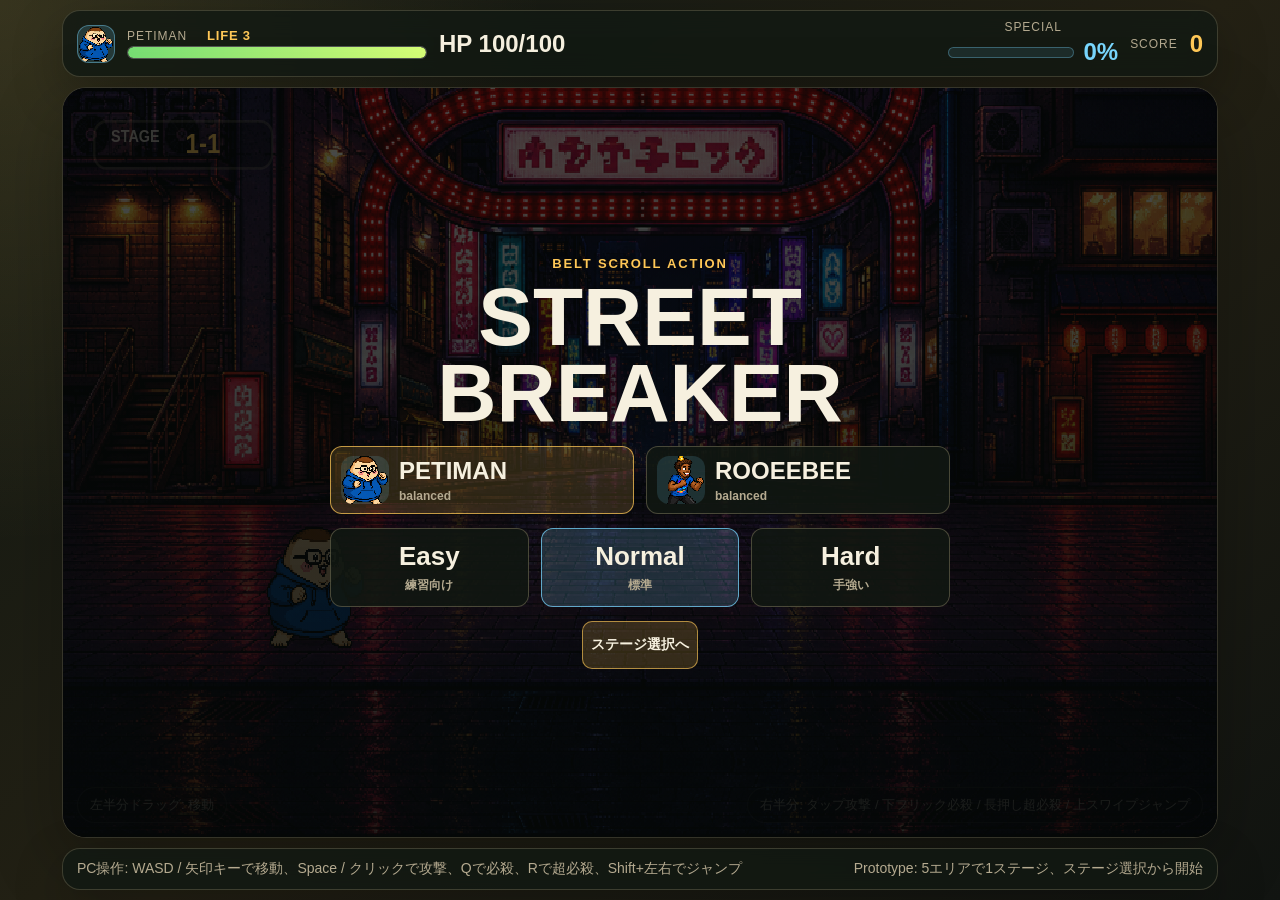
<file: index.html>
<!doctype html>
<html lang="ja">
  <head>
    <meta charset="utf-8" />
    <meta
      name="viewport"
      content="width=device-width, initial-scale=1, maximum-scale=1, user-scalable=no, viewport-fit=cover"
    />
    <link rel="icon" href="data:," />
    <title>ベルトスクロールアクションメーカー Prototype</title>
    <link rel="stylesheet" href="style.css?v=107" />
  </head>
  <body>
    <main class="game-shell" aria-label="ベルトスクロールアクションゲーム">
      <header class="hud hud-top">
        <div class="player-card">
          <span id="playerAvatar" class="avatar" aria-hidden="true"></span>
          <div>
            <div class="player-meta">
              <p id="playerNameLabel" class="label">PETIMAN</p>
              <strong id="lifeText" class="life-text">LIFE 3</strong>
            </div>
            <div class="meter" aria-label="プレイヤーHP">
              <span id="hpBar"></span>
            </div>
          </div>
          <strong id="hpText">HP 100/100</strong>
        </div>
        <button id="specialButton" class="special-card" type="button" aria-label="超必殺技ゲージ">
          <span class="label">Special</span>
          <span class="special-meter">
            <span id="specialBar"></span>
          </span>
          <strong id="specialText">0%</strong>
        </button>
        <div class="score-card">
          <span class="label">Score</span>
          <strong id="scoreText">0</strong>
        </div>
      </header>

      <section class="playfield-wrap">
        <canvas id="gameCanvas" width="960" height="540" aria-label="ゲーム画面"></canvas>
        <div class="touch-help left">左半分ドラッグ: 移動</div>
        <div class="touch-help right">右半分: タップ攻撃 / 下フリック必殺 / 長押し超必殺 / 上スワイプジャンプ</div>
        <div id="message" class="message" aria-live="polite"></div>
        <div id="titleOverlay" class="title-overlay" aria-live="polite">
          <div class="title-panel">
            <p class="title-kicker">Belt Scroll Action</p>
            <h1>STREET BREAKER</h1>
            <p id="titleNotice" class="title-notice"></p>
            <div id="titleSetupPanel">
              <div id="characterActions" class="character-actions" aria-label="キャラクター選択"></div>
              <div class="difficulty-actions" aria-label="難易度選択">
                <button class="difficulty-button" type="button" data-difficulty="easy">
                  <span>Easy</span>
                  <small>練習向け</small>
                </button>
                <button class="difficulty-button is-selected" type="button" data-difficulty="normal">
                  <span>Normal</span>
                  <small>標準</small>
                </button>
                <button class="difficulty-button" type="button" data-difficulty="hard">
                  <span>Hard</span>
                  <small>手強い</small>
                </button>
              </div>
              <div class="title-nav-actions">
                <button id="stageSelectButton" class="start-button primary" type="button">ステージ選択へ</button>
              </div>
            </div>
            <div id="stageSelectPanel" class="stage-select-panel" hidden>
              <div class="stage-select-header">
                <strong>Stage Select</strong>
                <small>ステージ6はステージ1〜5クリア後に解放</small>
              </div>
              <div id="debugStartActions" class="debug-start-actions" aria-label="ステージ選択"></div>
              <div class="title-nav-actions">
                <button id="titleBackButton" class="start-button" type="button">戻る</button>
              </div>
            </div>
          </div>
        </div>
        <div id="continueOverlay" class="continue-overlay" aria-live="assertive" hidden>
          <div class="continue-count" id="continueCount">10</div>
          <div class="continue-title">CONTINUE?</div>
          <div class="continue-actions">
            <button id="continueButton" type="button">Continue</button>
            <button id="giveUpButton" type="button">Give Up</button>
          </div>
        </div>
      </section>

      <footer class="hud hud-bottom">
        <p>PC操作: WASD / 矢印キーで移動、Space / クリックで攻撃、Qで必殺、Rで超必殺、Shift+左右でジャンプ</p>
        <p>Prototype: 5エリアで1ステージ、ステージ選択から開始</p>
      </footer>
    </main>

    <script src="main.js?v=107"></script>
  </body>
</html>
</file>
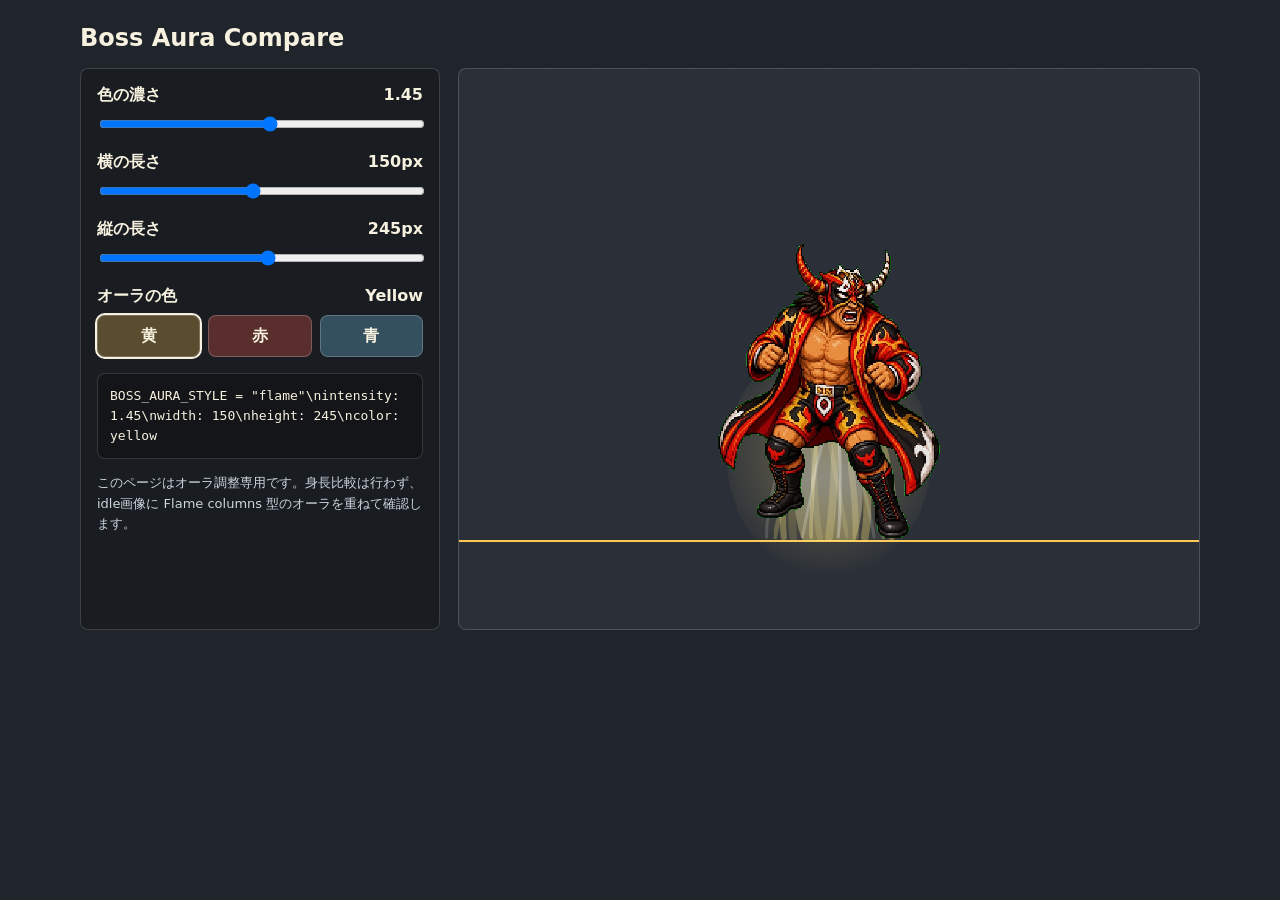
<file: boss-aura-compare.html>
<!doctype html>
<html lang="ja">
  <head>
    <meta charset="UTF-8" />
    <meta name="viewport" content="width=device-width, initial-scale=1.0" />
    <title>Boss Aura Compare</title>
    <style>
      :root {
        color: #f7f1df;
        background: #20242b;
        font-family: Trebuchet MS, system-ui, sans-serif;
      }

      body {
        margin: 0;
        padding: 24px;
      }

      main {
        max-width: 1120px;
        margin: 0 auto;
      }

      h1 {
        margin: 0 0 16px;
        font-size: 24px;
      }

      .layout {
        display: grid;
        grid-template-columns: minmax(280px, 360px) 1fr;
        gap: 18px;
      }

      .panel,
      .stage {
        border: 1px solid rgba(255, 255, 255, 0.16);
        border-radius: 8px;
        background: rgba(0, 0, 0, 0.22);
      }

      .panel {
        padding: 16px;
      }

      .stage {
        position: relative;
        min-height: 560px;
        overflow: hidden;
        background:
          linear-gradient(rgba(255, 255, 255, 0.06) 1px, transparent 1px) 0 0 / 46px 46px,
          linear-gradient(90deg, rgba(255, 255, 255, 0.04) 1px, transparent 1px) 0 0 / 46px 46px,
          #2b3038;
      }

      .control {
        margin-bottom: 16px;
      }

      label {
        display: flex;
        justify-content: space-between;
        gap: 12px;
        margin-bottom: 8px;
        font-weight: 900;
      }

      input[type="range"] {
        width: 100%;
      }

      .color-actions {
        display: grid;
        grid-template-columns: repeat(3, 1fr);
        gap: 8px;
      }

      button {
        min-height: 42px;
        border: 1px solid rgba(255, 255, 255, 0.22);
        border-radius: 8px;
        color: #f7f1df;
        background: #303741;
        font: inherit;
        font-weight: 900;
        cursor: pointer;
      }

      button.is-selected {
        outline: 2px solid #f7f1df;
      }

      .yellow {
        background: rgba(255, 200, 87, 0.28);
      }

      .red {
        background: rgba(255, 95, 79, 0.28);
      }

      .blue {
        background: rgba(121, 215, 255, 0.28);
      }

      canvas {
        width: 100%;
        height: 100%;
        display: block;
        image-rendering: pixelated;
      }

      .values {
        white-space: pre-wrap;
        margin: 16px 0 0;
        padding: 12px;
        border: 1px solid rgba(255, 255, 255, 0.14);
        border-radius: 8px;
        background: rgba(0, 0, 0, 0.24);
        color: #f7f1df;
        font: 13px/1.55 ui-monospace, SFMono-Regular, Menlo, monospace;
      }

      .note {
        margin: 14px 0 0;
        color: #cbd6df;
        font-size: 13px;
        line-height: 1.55;
      }

      @media (max-width: 820px) {
        .layout {
          grid-template-columns: 1fr;
        }

        .stage {
          min-height: 460px;
        }
      }
    </style>
  </head>
  <body>
    <main>
      <h1>Boss Aura Compare</h1>
      <div class="layout">
        <section class="panel">
          <div class="control">
            <label for="intensity">
              <span>色の濃さ</span>
              <span id="intensityValue"></span>
            </label>
            <input id="intensity" type="range" min="0.4" max="2.4" step="0.05" value="1.45" />
          </div>

          <div class="control">
            <label for="auraWidth">
              <span>横の長さ</span>
              <span id="auraWidthValue"></span>
            </label>
            <input id="auraWidth" type="range" min="70" max="240" step="1" value="150" />
          </div>

          <div class="control">
            <label for="auraHeight">
              <span>縦の長さ</span>
              <span id="auraHeightValue"></span>
            </label>
            <input id="auraHeight" type="range" min="120" max="360" step="1" value="245" />
          </div>

          <div class="control">
            <label>
              <span>オーラの色</span>
              <span id="colorValue">Yellow</span>
            </label>
            <div class="color-actions">
              <button class="yellow is-selected" type="button" data-color="yellow">黄</button>
              <button class="red" type="button" data-color="red">赤</button>
              <button class="blue" type="button" data-color="blue">青</button>
            </div>
          </div>

          <pre id="values" class="values"></pre>
          <p class="note">
            このページはオーラ調整専用です。身長比較は行わず、idle画像に Flame columns 型のオーラを重ねて確認します。
          </p>
        </section>

        <section class="stage">
          <canvas id="preview" width="760" height="560"></canvas>
        </section>
      </div>
    </main>

    <script>
      const imagePath = "assets/sprites/enemy/mid_boss/mid_boss_aura_preview_idle.png";
      const colors = {
        yellow: { label: "Yellow", r: 255, g: 220, b: 86 },
        red: { label: "Red", r: 255, g: 86, b: 62 },
        blue: { label: "Blue", r: 121, g: 215, b: 255 },
      };

      const controls = {
        intensity: document.querySelector("#intensity"),
        width: document.querySelector("#auraWidth"),
        height: document.querySelector("#auraHeight"),
      };
      const output = {
        intensity: document.querySelector("#intensityValue"),
        width: document.querySelector("#auraWidthValue"),
        height: document.querySelector("#auraHeightValue"),
        color: document.querySelector("#colorValue"),
        values: document.querySelector("#values"),
      };
      const canvas = document.querySelector("#preview");
      const context = canvas.getContext("2d");
      const image = new Image();
      let selectedColor = "yellow";

      function auraColor(color, alpha) {
        return `rgba(${color.r}, ${color.g}, ${color.b}, ${alpha})`;
      }

      function drawFlameAura(x, y, width, height, color, intensity) {
        context.save();
        context.globalCompositeOperation = "screen";

        const baseAlpha = Math.min(0.42, 0.16 * intensity);
        const gradient = context.createRadialGradient(x, y - height * 0.35, width * 0.08, x, y - height * 0.36, width * 0.82);
        gradient.addColorStop(0, auraColor(color, baseAlpha));
        gradient.addColorStop(0.5, auraColor(color, baseAlpha * 0.65));
        gradient.addColorStop(1, auraColor(color, 0));
        context.fillStyle = gradient;
        context.beginPath();
        context.ellipse(x, y - height * 0.34, width * 0.7, height * 0.48, 0, 0, Math.PI * 2);
        context.fill();

        const core = context.createLinearGradient(x, y, x, y - height);
        core.addColorStop(0, auraColor(color, Math.min(0.46, 0.24 * intensity)));
        core.addColorStop(0.26, auraColor({ r: 255, g: 255, b: 245 }, Math.min(0.42, 0.22 * intensity)));
        core.addColorStop(0.72, auraColor(color, Math.min(0.22, 0.12 * intensity)));
        core.addColorStop(1, auraColor(color, 0));
        context.fillStyle = core;
        context.beginPath();
        context.moveTo(x - width * 0.18, y);
        context.bezierCurveTo(x - width * 0.34, y - height * 0.24, x - width * 0.1, y - height * 0.48, x - width * 0.04, y - height);
        context.bezierCurveTo(x + width * 0.1, y - height * 0.56, x + width * 0.34, y - height * 0.28, x + width * 0.18, y);
        context.closePath();
        context.fill();

        context.lineCap = "round";
        for (let i = 0; i < 15; i += 1) {
          const t = i / 14;
          const side = t - 0.5;
          const bend = Math.sin(i * 1.9) * width * 0.1;
          const startX = x + side * width * 0.86;
          const endX = x + side * width * (0.18 + Math.abs(side) * 0.35) + bend;
          const endY = y - height * (0.38 + 0.55 * Math.abs(Math.sin(i * 0.73)));
          const alpha = Math.min(0.38, (0.1 + 0.06 * (i % 3)) * intensity);
          context.strokeStyle = auraColor(i % 4 === 0 ? { r: 255, g: 255, b: 245 } : color, alpha);
          context.lineWidth = 3 + (i % 4) * 1.6;
          context.beginPath();
          context.moveTo(startX, y - 4);
          context.bezierCurveTo(startX + bend * 0.8, y - height * 0.25, endX - bend * 0.35, y - height * 0.58, endX, endY);
          context.stroke();
        }

        context.restore();
      }

      function draw() {
        const intensity = Number(controls.intensity.value);
        const auraWidth = Number(controls.width.value);
        const auraHeight = Number(controls.height.value);
        const color = colors[selectedColor];
        output.intensity.textContent = intensity.toFixed(2);
        output.width.textContent = `${auraWidth}px`;
        output.height.textContent = `${auraHeight}px`;
        output.color.textContent = color.label;

        context.clearRect(0, 0, canvas.width, canvas.height);
        context.fillStyle = "#2b3038";
        context.fillRect(0, 0, canvas.width, canvas.height);
        context.strokeStyle = "#ffc857";
        context.lineWidth = 2;
        context.beginPath();
        context.moveTo(0, 472);
        context.lineTo(canvas.width, 472);
        context.stroke();

        const spriteHeight = 300;
        const spriteWidth = Math.round(spriteHeight * (image.naturalWidth / image.naturalHeight));
        const x = canvas.width / 2;
        const y = 472;
        drawFlameAura(x, y, auraWidth, auraHeight, color, intensity);
        context.imageSmoothingEnabled = false;
        context.drawImage(image, x - spriteWidth / 2, y - spriteHeight, spriteWidth, spriteHeight);

        output.values.textContent = [
          `BOSS_AURA_STYLE = "flame"`,
          `intensity: ${intensity.toFixed(2)}`,
          `width: ${auraWidth}`,
          `height: ${auraHeight}`,
          `color: ${selectedColor}`,
        ].join("\\n");
      }

      Object.values(controls).forEach((input) => input.addEventListener("input", draw));
      document.querySelectorAll("[data-color]").forEach((button) => {
        button.addEventListener("click", () => {
          selectedColor = button.dataset.color;
          document.querySelectorAll("[data-color]").forEach((item) => item.classList.toggle("is-selected", item === button));
          draw();
        });
      });

      image.onload = draw;
      image.src = imagePath;
    </script>
  </body>
</html>
</file>
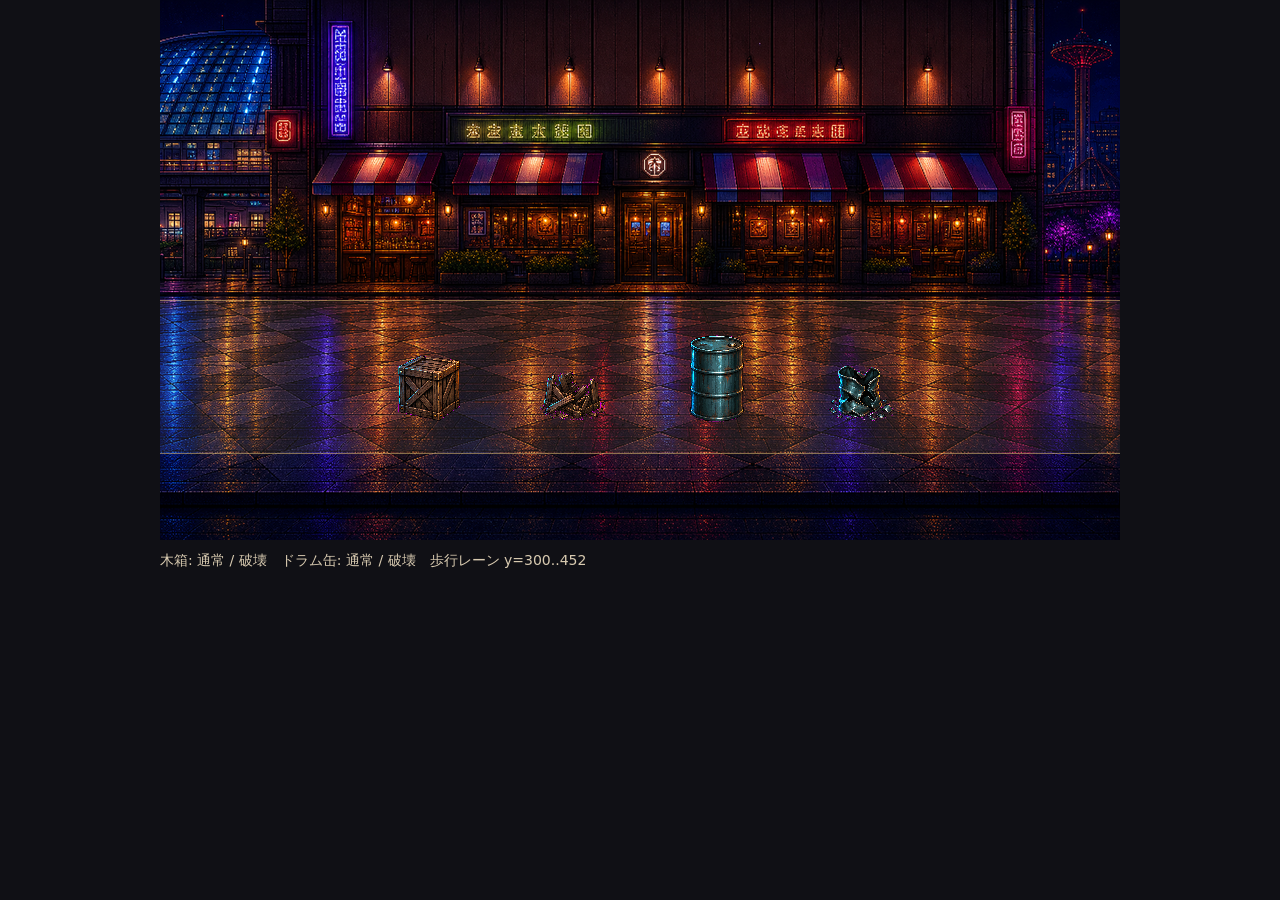
<file: breakable-sprite-preview.html>
<!doctype html>
<html lang="ja">
  <head>
    <meta charset="utf-8" />
    <meta name="viewport" content="width=device-width, initial-scale=1" />
    <title>Breakable Sprite Preview</title>
    <style>
      body {
        margin: 0;
        background: #101015;
        color: #f4ead6;
        font-family: system-ui, sans-serif;
      }

      main {
        width: min(960px, 100vw);
        margin: 0 auto;
      }

      .stage {
        position: relative;
        aspect-ratio: 16 / 9;
        overflow: hidden;
        background-image: url("assets/maps/stage-6/stage-6-1.png");
        background-size: cover;
        image-rendering: pixelated;
      }

      .lane {
        position: absolute;
        left: 0;
        right: 0;
        top: 55.55%;
        height: 28.15%;
        border-block: 1px solid rgba(255, 216, 123, 0.45);
        background: rgba(255, 216, 123, 0.08);
      }

      .prop {
        position: absolute;
        transform: translate(-50%, -100%);
        image-rendering: pixelated;
      }

      .crate {
        width: 62px;
      }

      .crate-broken {
        width: 66px;
      }

      .barrel {
        width: 54px;
      }

      .barrel-broken {
        width: 66px;
      }

      .caption {
        display: flex;
        flex-wrap: wrap;
        gap: 14px;
        padding: 12px 0 0;
        font-size: 14px;
        color: #d8cab0;
      }
    </style>
  </head>
  <body>
    <main>
      <section class="stage" aria-label="Breakable sprite preview">
        <div class="lane"></div>
        <img class="prop crate" src="assets/sprites/breakables/crate.png" alt="crate" style="left: 28%; top: 78%" />
        <img
          class="prop crate-broken"
          src="assets/sprites/breakables/crate-broken.png"
          alt="broken crate"
          style="left: 43%; top: 78%"
        />
        <img class="prop barrel" src="assets/sprites/breakables/barrel.png" alt="barrel" style="left: 58%; top: 78%" />
        <img
          class="prop barrel-broken"
          src="assets/sprites/breakables/barrel-broken.png"
          alt="broken barrel"
          style="left: 73%; top: 78%"
        />
      </section>
      <div class="caption">
        <span>木箱: 通常 / 破壊</span>
        <span>ドラム缶: 通常 / 破壊</span>
        <span>歩行レーン y=300..452</span>
      </div>
    </main>
  </body>
</html>
</file>
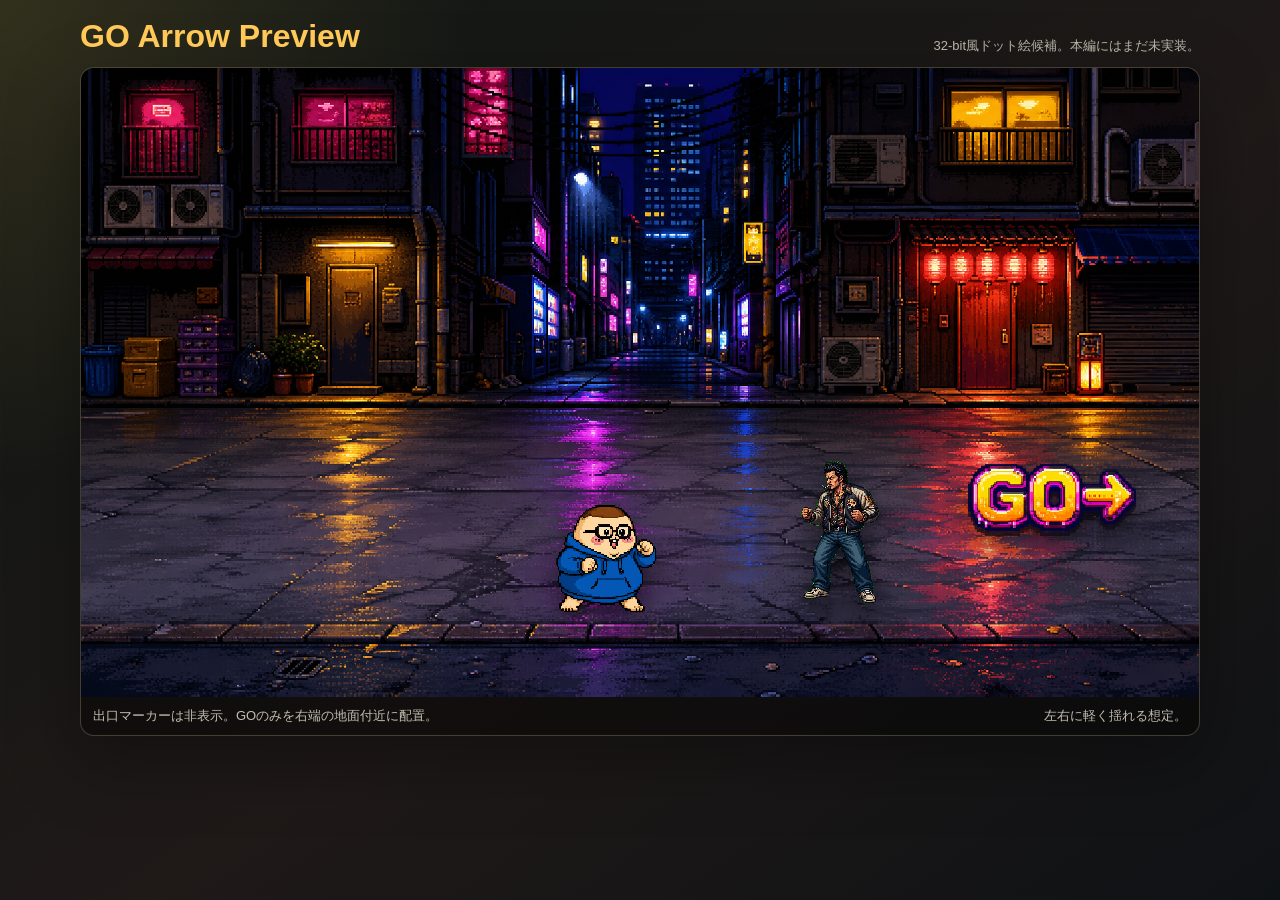
<file: go-arrow-preview.html>
<!doctype html>
<html lang="ja">
  <head>
    <meta charset="utf-8" />
    <meta name="viewport" content="width=device-width, initial-scale=1" />
    <link rel="icon" href="data:," />
    <title>GO Arrow Preview</title>
    <style>
      :root {
        color: #f6f0df;
        background: #111411;
        font-family: "Trebuchet MS", "Hiragino Sans", "Yu Gothic", sans-serif;
      }

      * {
        box-sizing: border-box;
      }

      body {
        min-height: 100svh;
        margin: 0;
        padding: 18px;
        background:
          radial-gradient(circle at top left, rgba(255, 200, 87, 0.14), transparent 30rem),
          linear-gradient(145deg, #101713, #1f1918 56%, #0f1215);
      }

      main {
        width: min(100%, 1120px);
        margin: 0 auto;
      }

      .toolbar {
        display: flex;
        align-items: end;
        justify-content: space-between;
        gap: 12px;
        margin-bottom: 12px;
      }

      h1 {
        margin: 0;
        color: #ffc857;
        font-size: clamp(20px, 3vw, 32px);
      }

      .toolbar p {
        margin: 0;
        color: rgba(246, 240, 223, 0.72);
        font-size: 13px;
      }

      .stage-wrap {
        overflow: hidden;
        border: 1px solid rgba(255, 232, 180, 0.22);
        border-radius: 14px;
        background: rgba(0, 0, 0, 0.42);
        box-shadow: 0 24px 70px rgba(0, 0, 0, 0.34);
      }

      .stage {
        position: relative;
        width: 100%;
        aspect-ratio: 16 / 9;
        overflow: hidden;
      }

      .background {
        position: absolute;
        inset: 0;
        width: 100%;
        height: 100%;
        object-fit: cover;
        image-rendering: pixelated;
      }

      .actor {
        position: absolute;
        bottom: 13%;
        height: var(--actor-h);
        transform: translateX(-50%);
        image-rendering: pixelated;
        filter: drop-shadow(0 12px 14px rgba(0, 0, 0, 0.58));
      }

      .petiman {
        left: 47%;
        --actor-h: 18%;
      }

      .slow-puncher {
        left: 68%;
        --actor-h: 26%;
        transform: translateX(-50%) scaleX(-1);
      }

      .go-arrow {
        position: absolute;
        right: 4.8%;
        bottom: 17%;
        width: 18%;
        min-width: 112px;
        max-width: 184px;
        image-rendering: pixelated;
        transform-origin: 50% 60%;
        filter:
          drop-shadow(0 5px 0 rgba(15, 10, 22, 0.78))
          drop-shadow(0 12px 14px rgba(0, 0, 0, 0.52));
        animation: go-wiggle 1.05s ease-in-out infinite;
      }

      @keyframes go-wiggle {
        0%,
        100% {
          transform: translateX(-5px) rotate(-1deg);
        }

        50% {
          transform: translateX(7px) rotate(1deg);
        }
      }

      .caption {
        display: flex;
        justify-content: space-between;
        gap: 12px;
        padding: 10px 12px;
        color: rgba(246, 240, 223, 0.78);
        font-size: 13px;
      }

      @media (max-width: 720px) {
        body {
          padding: 10px;
        }

        .toolbar,
        .caption {
          display: grid;
        }

        .go-arrow {
          right: 3.8%;
          bottom: 17.5%;
          width: 22%;
          min-width: 86px;
        }
      }
    </style>
  </head>
  <body>
    <main>
      <div class="toolbar">
        <h1>GO Arrow Preview</h1>
        <p>32-bit風ドット絵候補。本編にはまだ未実装。</p>
      </div>

      <section class="stage-wrap">
        <div class="stage">
          <img class="background" src="assets/maps/stage-1-1/kabukicho-back-alley-bg-32bit.png" alt="Stage 1-1 background" />
          <img class="actor petiman" src="assets/sprites/player/petiman-idle.png" alt="PETIMAN" />
          <img class="actor slow-puncher" src="assets/sprites/enemy/general/slow_puncher_idle.png" alt="slow puncher" />
          <img class="go-arrow" src="assets/ui/exit-go/sheet-transparent.png" alt="GO right arrow" />
        </div>
        <div class="caption">
          <span>出口マーカーは非表示。GOのみを右端の地面付近に配置。</span>
          <span>左右に軽く揺れる想定。</span>
        </div>
      </section>
    </main>
  </body>
</html>
</file>
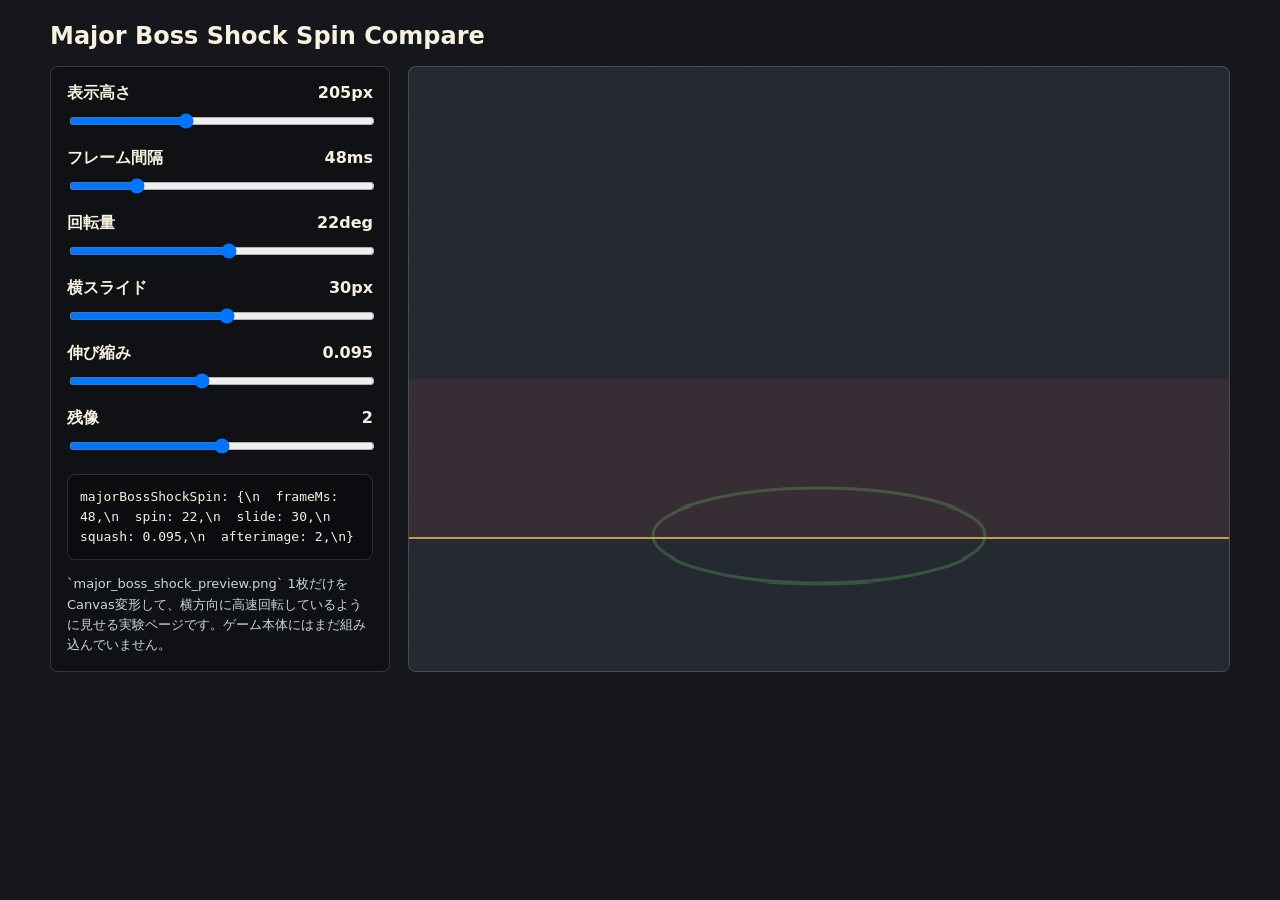
<file: major-boss-shock-spin-compare.html>
<!doctype html>
<html lang="ja">
  <head>
    <meta charset="UTF-8" />
    <meta name="viewport" content="width=device-width, initial-scale=1.0" />
    <title>Major Boss Shock Spin Compare</title>
    <style>
      :root {
        color: #f7f1df;
        background: #15171c;
        font-family: Trebuchet MS, system-ui, sans-serif;
      }

      body {
        margin: 0;
        padding: 22px;
      }

      main {
        max-width: 1180px;
        margin: 0 auto;
      }

      h1 {
        margin: 0 0 16px;
        font-size: 24px;
      }

      .layout {
        display: grid;
        grid-template-columns: 340px 1fr;
        gap: 18px;
      }

      .panel,
      .stage {
        border: 1px solid rgba(255, 255, 255, 0.16);
        border-radius: 8px;
        background: rgba(0, 0, 0, 0.25);
      }

      .panel {
        padding: 16px;
      }

      .control {
        margin-bottom: 15px;
      }

      label {
        display: flex;
        justify-content: space-between;
        gap: 12px;
        margin-bottom: 7px;
        font-weight: 900;
      }

      input[type="range"] {
        width: 100%;
      }

      .stage {
        min-height: 580px;
        overflow: hidden;
        background:
          linear-gradient(rgba(255, 255, 255, 0.05) 1px, transparent 1px) 0 0 / 48px 48px,
          linear-gradient(90deg, rgba(255, 255, 255, 0.04) 1px, transparent 1px) 0 0 / 48px 48px,
          #252a32;
      }

      canvas {
        width: 100%;
        height: 100%;
        display: block;
        image-rendering: pixelated;
      }

      .values {
        white-space: pre-wrap;
        margin: 16px 0 0;
        padding: 12px;
        border: 1px solid rgba(255, 255, 255, 0.14);
        border-radius: 8px;
        background: rgba(0, 0, 0, 0.28);
        color: #f7f1df;
        font: 13px/1.55 ui-monospace, SFMono-Regular, Menlo, monospace;
      }

      .note {
        margin: 14px 0 0;
        color: #cbd6df;
        font-size: 13px;
        line-height: 1.55;
      }

      @media (max-width: 860px) {
        body {
          padding: 12px;
        }

        .layout {
          grid-template-columns: 1fr;
        }
      }
    </style>
  </head>
  <body>
    <main>
      <h1>Major Boss Shock Spin Compare</h1>
      <div class="layout">
        <section class="panel">
          <div class="control">
            <label for="spriteHeight">
              <span>表示高さ</span>
              <span id="heightValue"></span>
            </label>
            <input id="spriteHeight" type="range" min="160" max="280" step="1" value="205" />
          </div>

          <div class="control">
            <label for="frameMs">
              <span>フレーム間隔</span>
              <span id="frameMsValue"></span>
            </label>
            <input id="frameMs" type="range" min="24" max="140" step="4" value="48" />
          </div>

          <div class="control">
            <label for="spin">
              <span>回転量</span>
              <span id="spinValue"></span>
            </label>
            <input id="spin" type="range" min="0" max="42" step="1" value="22" />
          </div>

          <div class="control">
            <label for="slide">
              <span>横スライド</span>
              <span id="slideValue"></span>
            </label>
            <input id="slide" type="range" min="0" max="58" step="1" value="30" />
          </div>

          <div class="control">
            <label for="squash">
              <span>伸び縮み</span>
              <span id="squashValue"></span>
            </label>
            <input id="squash" type="range" min="0" max="0.22" step="0.005" value="0.095" />
          </div>

          <div class="control">
            <label for="afterimage">
              <span>残像</span>
              <span id="afterimageValue"></span>
            </label>
            <input id="afterimage" type="range" min="0" max="4" step="1" value="2" />
          </div>

          <pre id="values" class="values"></pre>
          <p class="note">
            `major_boss_shock_preview.png` 1枚だけをCanvas変形して、横方向に高速回転しているように見せる実験ページです。ゲーム本体にはまだ組み込んでいません。
          </p>
        </section>

        <section class="stage">
          <canvas id="preview" width="840" height="580"></canvas>
        </section>
      </div>
    </main>

    <script>
      const imagePath = "assets/sprites/enemy/major_boss/major_boss_shock_preview.png";
      const canvas = document.querySelector("#preview");
      const context = canvas.getContext("2d");
      const image = new Image();
      const controls = {
        spriteHeight: document.querySelector("#spriteHeight"),
        frameMs: document.querySelector("#frameMs"),
        spin: document.querySelector("#spin"),
        slide: document.querySelector("#slide"),
        squash: document.querySelector("#squash"),
        afterimage: document.querySelector("#afterimage"),
      };
      const labels = {
        spriteHeight: document.querySelector("#heightValue"),
        frameMs: document.querySelector("#frameMsValue"),
        spin: document.querySelector("#spinValue"),
        slide: document.querySelector("#slideValue"),
        squash: document.querySelector("#squashValue"),
        afterimage: document.querySelector("#afterimageValue"),
      };
      const values = document.querySelector("#values");
      let bounds = null;
      let currentFrame = 0;
      let lastFrameAt = performance.now();

      function readSettings() {
        return {
          spriteHeight: Number(controls.spriteHeight.value),
          frameMs: Number(controls.frameMs.value),
          spin: Number(controls.spin.value),
          slide: Number(controls.slide.value),
          squash: Number(controls.squash.value),
          afterimage: Number(controls.afterimage.value),
        };
      }

      function drawGround() {
        context.fillStyle = "#252a32";
        context.fillRect(0, 0, canvas.width, canvas.height);

        context.fillStyle = "rgba(255, 95, 79, 0.08)";
        context.fillRect(0, 300, canvas.width, 152);

        context.strokeStyle = "rgba(255, 200, 87, 0.72)";
        context.lineWidth = 2;
        context.beginPath();
        context.moveTo(0, 452);
        context.lineTo(canvas.width, 452);
        context.stroke();

        context.save();
        context.globalAlpha = 0.23;
        context.strokeStyle = "#77df74";
        context.lineWidth = 3;
        context.beginPath();
        context.ellipse(420, 450, 170, 46, 0, 0, Math.PI * 2);
        context.stroke();
        context.restore();
      }

      function getPose(frame, settings) {
        const poses = [
          { rotate: -settings.spin, slide: -settings.slide, scaleX: 1 + settings.squash, scaleY: 1 - settings.squash * 0.5, flip: 1 },
          { rotate: -settings.spin * 0.35, slide: -settings.slide * 0.35, scaleX: 1 - settings.squash * 0.5, scaleY: 1 + settings.squash * 0.85, flip: -1 },
          { rotate: settings.spin, slide: settings.slide, scaleX: 1 + settings.squash, scaleY: 1 - settings.squash * 0.5, flip: 1 },
          { rotate: settings.spin * 0.35, slide: settings.slide * 0.35, scaleX: 1 - settings.squash * 0.5, scaleY: 1 + settings.squash * 0.85, flip: -1 },
        ];
        return poses[frame % poses.length];
      }

      function drawSprite(frame, settings, alpha = 1, offsetFrame = 0) {
        const pose = getPose(frame + offsetFrame, settings);
        const drawHeight = settings.spriteHeight;
        const drawWidth = drawHeight * (bounds.width / bounds.height);
        const x = 420 + pose.slide;
        const y = 452;

        context.save();
        context.globalAlpha = 0.26 * alpha;
        context.fillStyle = "#050607";
        context.beginPath();
        context.ellipse(x, y + 16, 110 + Math.abs(pose.slide) * 0.55, 20, 0, 0, Math.PI * 2);
        context.fill();
        context.restore();

        context.save();
        context.globalAlpha = alpha;
        context.translate(x, y);
        context.rotate((pose.rotate * Math.PI) / 180);
        context.scale(pose.flip * pose.scaleX, pose.scaleY);
        context.imageSmoothingEnabled = false;
        context.drawImage(
          image,
          bounds.x,
          bounds.y,
          bounds.width,
          bounds.height,
          -drawWidth / 2,
          -drawHeight,
          drawWidth,
          drawHeight,
        );
        context.restore();
      }

      function draw(now = performance.now()) {
        if (!bounds) return;
        const settings = readSettings();
        if (now - lastFrameAt >= settings.frameMs) {
          currentFrame = (currentFrame + 1) % 4;
          lastFrameAt = now;
        }

        labels.spriteHeight.textContent = `${settings.spriteHeight}px`;
        labels.frameMs.textContent = `${settings.frameMs}ms`;
        labels.spin.textContent = `${settings.spin}deg`;
        labels.slide.textContent = `${settings.slide}px`;
        labels.squash.textContent = settings.squash.toFixed(3);
        labels.afterimage.textContent = `${settings.afterimage}`;
        values.textContent = [
          `majorBossShockSpin: {`,
          `  frameMs: ${settings.frameMs},`,
          `  spin: ${settings.spin},`,
          `  slide: ${settings.slide},`,
          `  squash: ${settings.squash.toFixed(3)},`,
          `  afterimage: ${settings.afterimage},`,
          `}`,
        ].join("\\n");

        drawGround();
        for (let i = settings.afterimage; i > 0; i -= 1) {
          drawSprite(currentFrame, settings, 0.16 * i, -i);
        }
        drawSprite(currentFrame, settings);

        context.fillStyle = "#cbd6df";
        context.font = "900 16px Trebuchet MS, sans-serif";
        context.textAlign = "center";
        context.fillText(`frame ${currentFrame + 1} / 4`, 420, 74);
        requestAnimationFrame(draw);
      }

      Object.values(controls).forEach((control) => control.addEventListener("input", draw));
      image.onload = () => {
        bounds = { x: 0, y: 0, width: image.naturalWidth, height: image.naturalHeight };
        values.textContent = "画像読み込みOK";
        requestAnimationFrame(draw);
      };
      image.onerror = () => {
        values.textContent = `画像を読み込めません: ${imagePath}`;
        drawGround();
        context.fillStyle = "#ff8068";
        context.font = "900 18px Trebuchet MS, sans-serif";
        context.textAlign = "center";
        context.fillText("major_boss_shock.png を読み込めません", 420, 290);
      };
      image.src = imagePath;
    </script>
  </body>
</html>
</file>
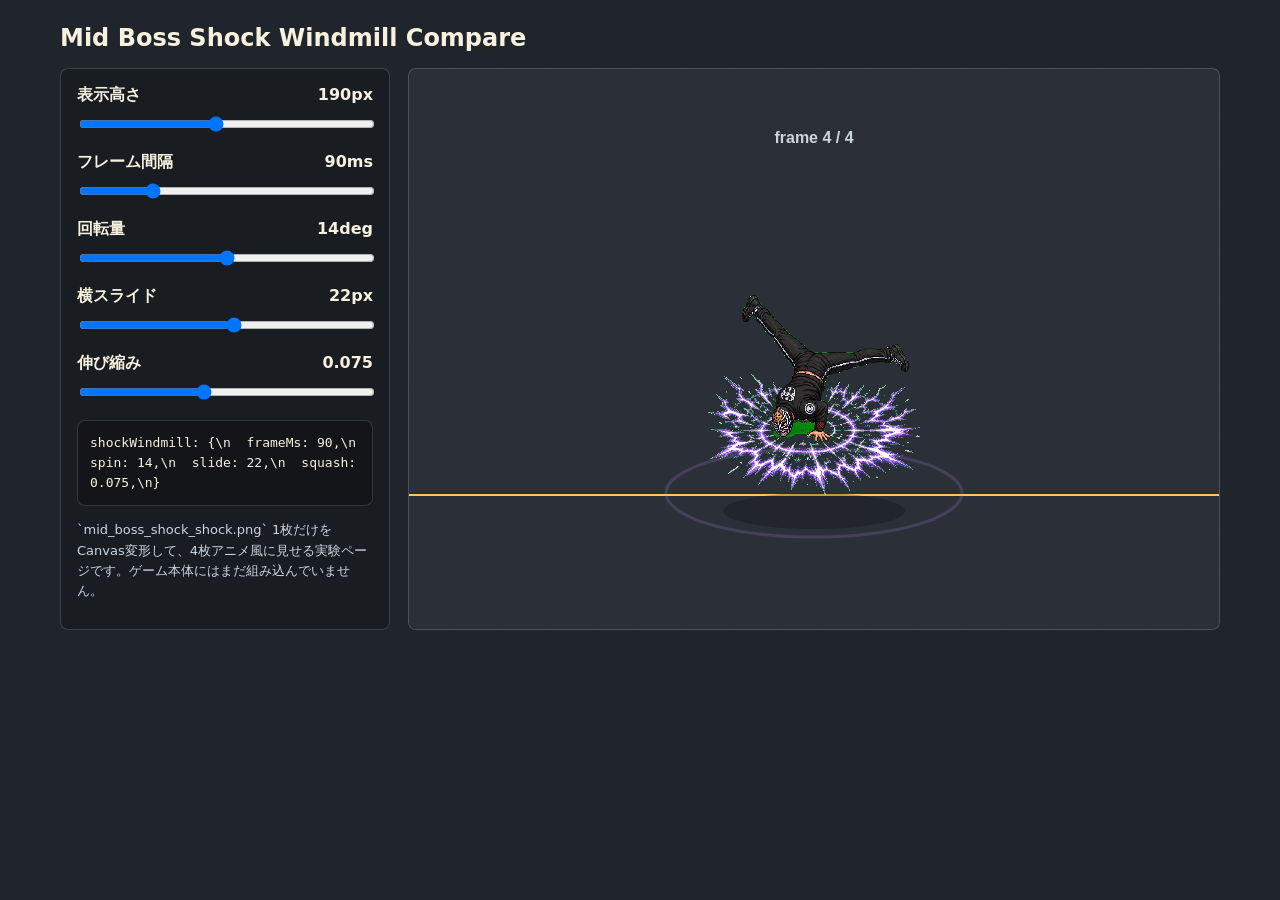
<file: mid-boss-shock-windmill-compare.html>
<!doctype html>
<html lang="ja">
  <head>
    <meta charset="UTF-8" />
    <meta name="viewport" content="width=device-width, initial-scale=1.0" />
    <title>Mid Boss Shock Windmill Compare</title>
    <style>
      :root {
        color: #f7f1df;
        background: #20242b;
        font-family: Trebuchet MS, system-ui, sans-serif;
      }

      body {
        margin: 0;
        padding: 24px;
      }

      main {
        max-width: 1160px;
        margin: 0 auto;
      }

      h1 {
        margin: 0 0 16px;
        font-size: 24px;
      }

      .layout {
        display: grid;
        grid-template-columns: 330px 1fr;
        gap: 18px;
      }

      .panel,
      .stage {
        border: 1px solid rgba(255, 255, 255, 0.16);
        border-radius: 8px;
        background: rgba(0, 0, 0, 0.22);
      }

      .panel {
        padding: 16px;
      }

      .control {
        margin-bottom: 16px;
      }

      label {
        display: flex;
        justify-content: space-between;
        gap: 12px;
        margin-bottom: 8px;
        font-weight: 900;
      }

      input[type="range"] {
        width: 100%;
      }

      .stage {
        min-height: 560px;
        overflow: hidden;
        background:
          linear-gradient(rgba(255, 255, 255, 0.06) 1px, transparent 1px) 0 0 / 46px 46px,
          linear-gradient(90deg, rgba(255, 255, 255, 0.04) 1px, transparent 1px) 0 0 / 46px 46px,
          #2b3038;
      }

      canvas {
        width: 100%;
        height: 100%;
        display: block;
        image-rendering: pixelated;
      }

      .values {
        white-space: pre-wrap;
        margin: 16px 0 0;
        padding: 12px;
        border: 1px solid rgba(255, 255, 255, 0.14);
        border-radius: 8px;
        background: rgba(0, 0, 0, 0.24);
        color: #f7f1df;
        font: 13px/1.55 ui-monospace, SFMono-Regular, Menlo, monospace;
      }

      .note {
        margin: 14px 0 0;
        color: #cbd6df;
        font-size: 13px;
        line-height: 1.55;
      }

      @media (max-width: 820px) {
        .layout {
          grid-template-columns: 1fr;
        }
      }
    </style>
  </head>
  <body>
    <main>
      <h1>Mid Boss Shock Windmill Compare</h1>
      <div class="layout">
        <section class="panel">
          <div class="control">
            <label for="spriteHeight">
              <span>表示高さ</span>
              <span id="heightValue"></span>
            </label>
            <input id="spriteHeight" type="range" min="130" max="260" step="1" value="190" />
          </div>

          <div class="control">
            <label for="frameMs">
              <span>フレーム間隔</span>
              <span id="frameMsValue"></span>
            </label>
            <input id="frameMs" type="range" min="50" max="220" step="10" value="90" />
          </div>

          <div class="control">
            <label for="spin">
              <span>回転量</span>
              <span id="spinValue"></span>
            </label>
            <input id="spin" type="range" min="0" max="28" step="1" value="14" />
          </div>

          <div class="control">
            <label for="slide">
              <span>横スライド</span>
              <span id="slideValue"></span>
            </label>
            <input id="slide" type="range" min="0" max="42" step="1" value="22" />
          </div>

          <div class="control">
            <label for="squash">
              <span>伸び縮み</span>
              <span id="squashValue"></span>
            </label>
            <input id="squash" type="range" min="0" max="0.18" step="0.005" value="0.075" />
          </div>

          <pre id="values" class="values"></pre>
          <p class="note">
            `mid_boss_shock_shock.png` 1枚だけをCanvas変形して、4枚アニメ風に見せる実験ページです。ゲーム本体にはまだ組み込んでいません。
          </p>
        </section>

        <section class="stage">
          <canvas id="preview" width="820" height="560"></canvas>
        </section>
      </div>
    </main>

    <script>
      const imagePath = "assets/sprites/enemy/mid_boss/mid_boss_shock_shock.png";
      const canvas = document.querySelector("#preview");
      const context = canvas.getContext("2d");
      const image = new Image();
      const controls = {
        spriteHeight: document.querySelector("#spriteHeight"),
        frameMs: document.querySelector("#frameMs"),
        spin: document.querySelector("#spin"),
        slide: document.querySelector("#slide"),
        squash: document.querySelector("#squash"),
      };
      const labels = {
        spriteHeight: document.querySelector("#heightValue"),
        frameMs: document.querySelector("#frameMsValue"),
        spin: document.querySelector("#spinValue"),
        slide: document.querySelector("#slideValue"),
        squash: document.querySelector("#squashValue"),
      };
      const values = document.querySelector("#values");
      let bounds = null;
      let currentFrame = 0;
      let lastFrameAt = performance.now();

      function getVisibleBounds(sourceImage) {
        const scratch = document.createElement("canvas");
        scratch.width = sourceImage.naturalWidth;
        scratch.height = sourceImage.naturalHeight;
        const scratchContext = scratch.getContext("2d", { willReadFrequently: true });
        scratchContext.drawImage(sourceImage, 0, 0);
        const { data, width, height } = scratchContext.getImageData(0, 0, scratch.width, scratch.height);
        let minX = width;
        let minY = height;
        let maxX = -1;
        let maxY = -1;
        for (let y = 0; y < height; y += 1) {
          for (let x = 0; x < width; x += 1) {
            const alpha = data[(y * width + x) * 4 + 3];
            if (alpha <= 8) continue;
            minX = Math.min(minX, x);
            minY = Math.min(minY, y);
            maxX = Math.max(maxX, x);
            maxY = Math.max(maxY, y);
          }
        }
        return maxX < 0
          ? { x: 0, y: 0, width: sourceImage.naturalWidth, height: sourceImage.naturalHeight }
          : { x: minX, y: minY, width: maxX - minX + 1, height: maxY - minY + 1 };
      }

      function readSettings() {
        return {
          spriteHeight: Number(controls.spriteHeight.value),
          frameMs: Number(controls.frameMs.value),
          spin: Number(controls.spin.value),
          slide: Number(controls.slide.value),
          squash: Number(controls.squash.value),
        };
      }

      function drawGround() {
        context.fillStyle = "#2b3038";
        context.fillRect(0, 0, canvas.width, canvas.height);
        context.strokeStyle = "#ffc857";
        context.lineWidth = 2;
        context.beginPath();
        context.moveTo(0, 426);
        context.lineTo(canvas.width, 426);
        context.stroke();

        context.save();
        context.globalAlpha = 0.18;
        context.strokeStyle = "#c48cff";
        context.lineWidth = 3;
        context.beginPath();
        context.ellipse(410, 424, 150, 44, 0, 0, Math.PI * 2);
        context.stroke();
        context.restore();
      }

      function drawSprite(frame, settings) {
        const frameOffsets = [
          { rotate: -settings.spin, slide: -settings.slide, scaleX: 1 + settings.squash, scaleY: 1 - settings.squash * 0.55, flip: 1 },
          { rotate: 0, slide: 0, scaleX: 1, scaleY: 1 + settings.squash, flip: -1 },
          { rotate: settings.spin, slide: settings.slide, scaleX: 1 + settings.squash, scaleY: 1 - settings.squash * 0.55, flip: 1 },
          { rotate: 0, slide: 0, scaleX: 1 - settings.squash * 0.45, scaleY: 1 + settings.squash * 0.7, flip: -1 },
        ];
        const pose = frameOffsets[frame % frameOffsets.length];
        const drawHeight = settings.spriteHeight;
        const drawWidth = drawHeight * (bounds.width / bounds.height);
        const x = 410 + pose.slide;
        const y = 426;

        context.save();
        context.globalAlpha = 0.24;
        context.fillStyle = "#050607";
        context.beginPath();
        context.ellipse(x, y + 16, 92 + Math.abs(pose.slide) * 0.5, 18, 0, 0, Math.PI * 2);
        context.fill();
        context.restore();

        context.save();
        context.translate(x, y);
        context.rotate((pose.rotate * Math.PI) / 180);
        context.scale(pose.flip * pose.scaleX, pose.scaleY);
        context.imageSmoothingEnabled = false;
        context.drawImage(
          image,
          bounds.x,
          bounds.y,
          bounds.width,
          bounds.height,
          -drawWidth / 2,
          -drawHeight,
          drawWidth,
          drawHeight,
        );
        context.restore();
      }

      function draw(now = performance.now()) {
        if (!bounds) return;
        const settings = readSettings();
        if (now - lastFrameAt >= settings.frameMs) {
          currentFrame = (currentFrame + 1) % 4;
          lastFrameAt = now;
        }

        labels.spriteHeight.textContent = `${settings.spriteHeight}px`;
        labels.frameMs.textContent = `${settings.frameMs}ms`;
        labels.spin.textContent = `${settings.spin}deg`;
        labels.slide.textContent = `${settings.slide}px`;
        labels.squash.textContent = settings.squash.toFixed(3);
        values.textContent = [
          `shockWindmill: {`,
          `  frameMs: ${settings.frameMs},`,
          `  spin: ${settings.spin},`,
          `  slide: ${settings.slide},`,
          `  squash: ${settings.squash.toFixed(3)},`,
          `}`,
        ].join("\\n");

        drawGround();
        drawSprite(currentFrame, settings);

        context.fillStyle = "#cbd6df";
        context.font = "900 16px Trebuchet MS, sans-serif";
        context.textAlign = "center";
        context.fillText(`frame ${currentFrame + 1} / 4`, 410, 74);
        requestAnimationFrame(draw);
      }

      Object.values(controls).forEach((control) => control.addEventListener("input", draw));
      image.onload = () => {
        bounds = getVisibleBounds(image);
        requestAnimationFrame(draw);
      };
      image.src = imagePath;
    </script>
  </body>
</html>
</file>
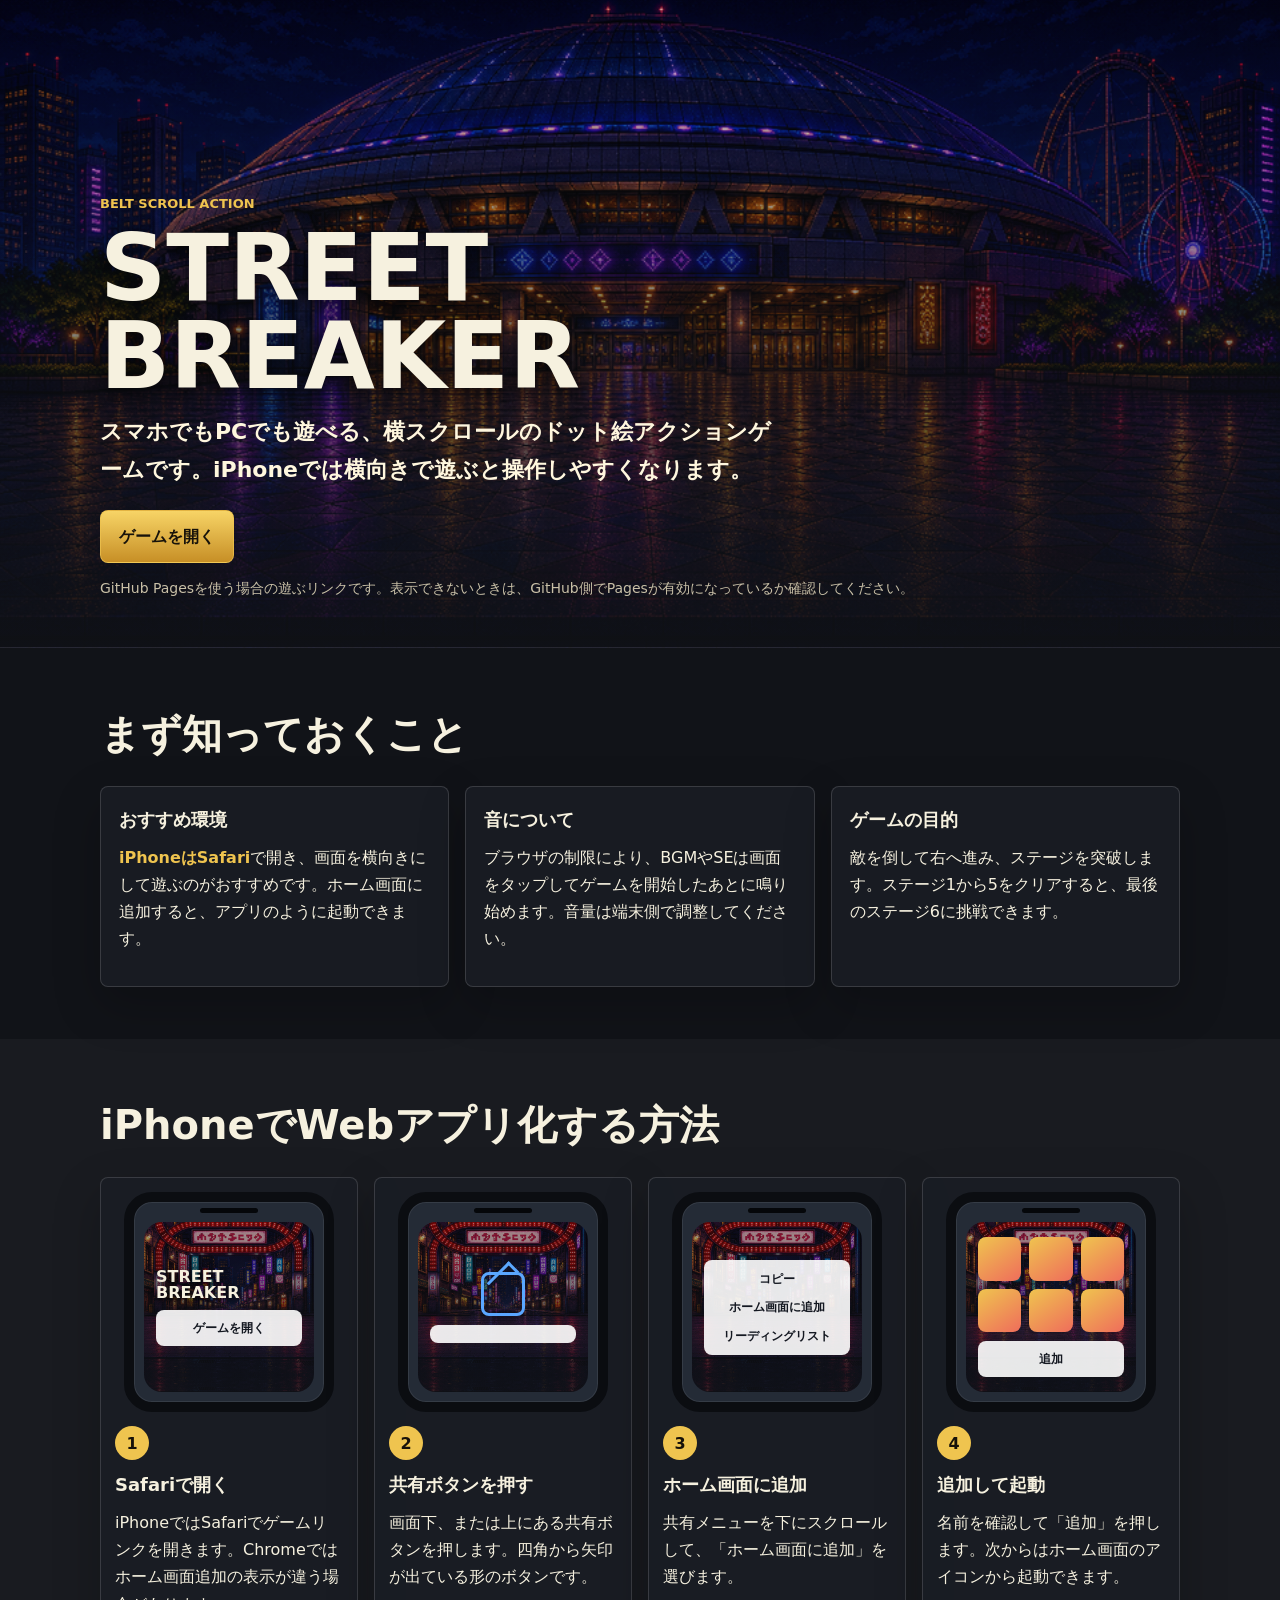
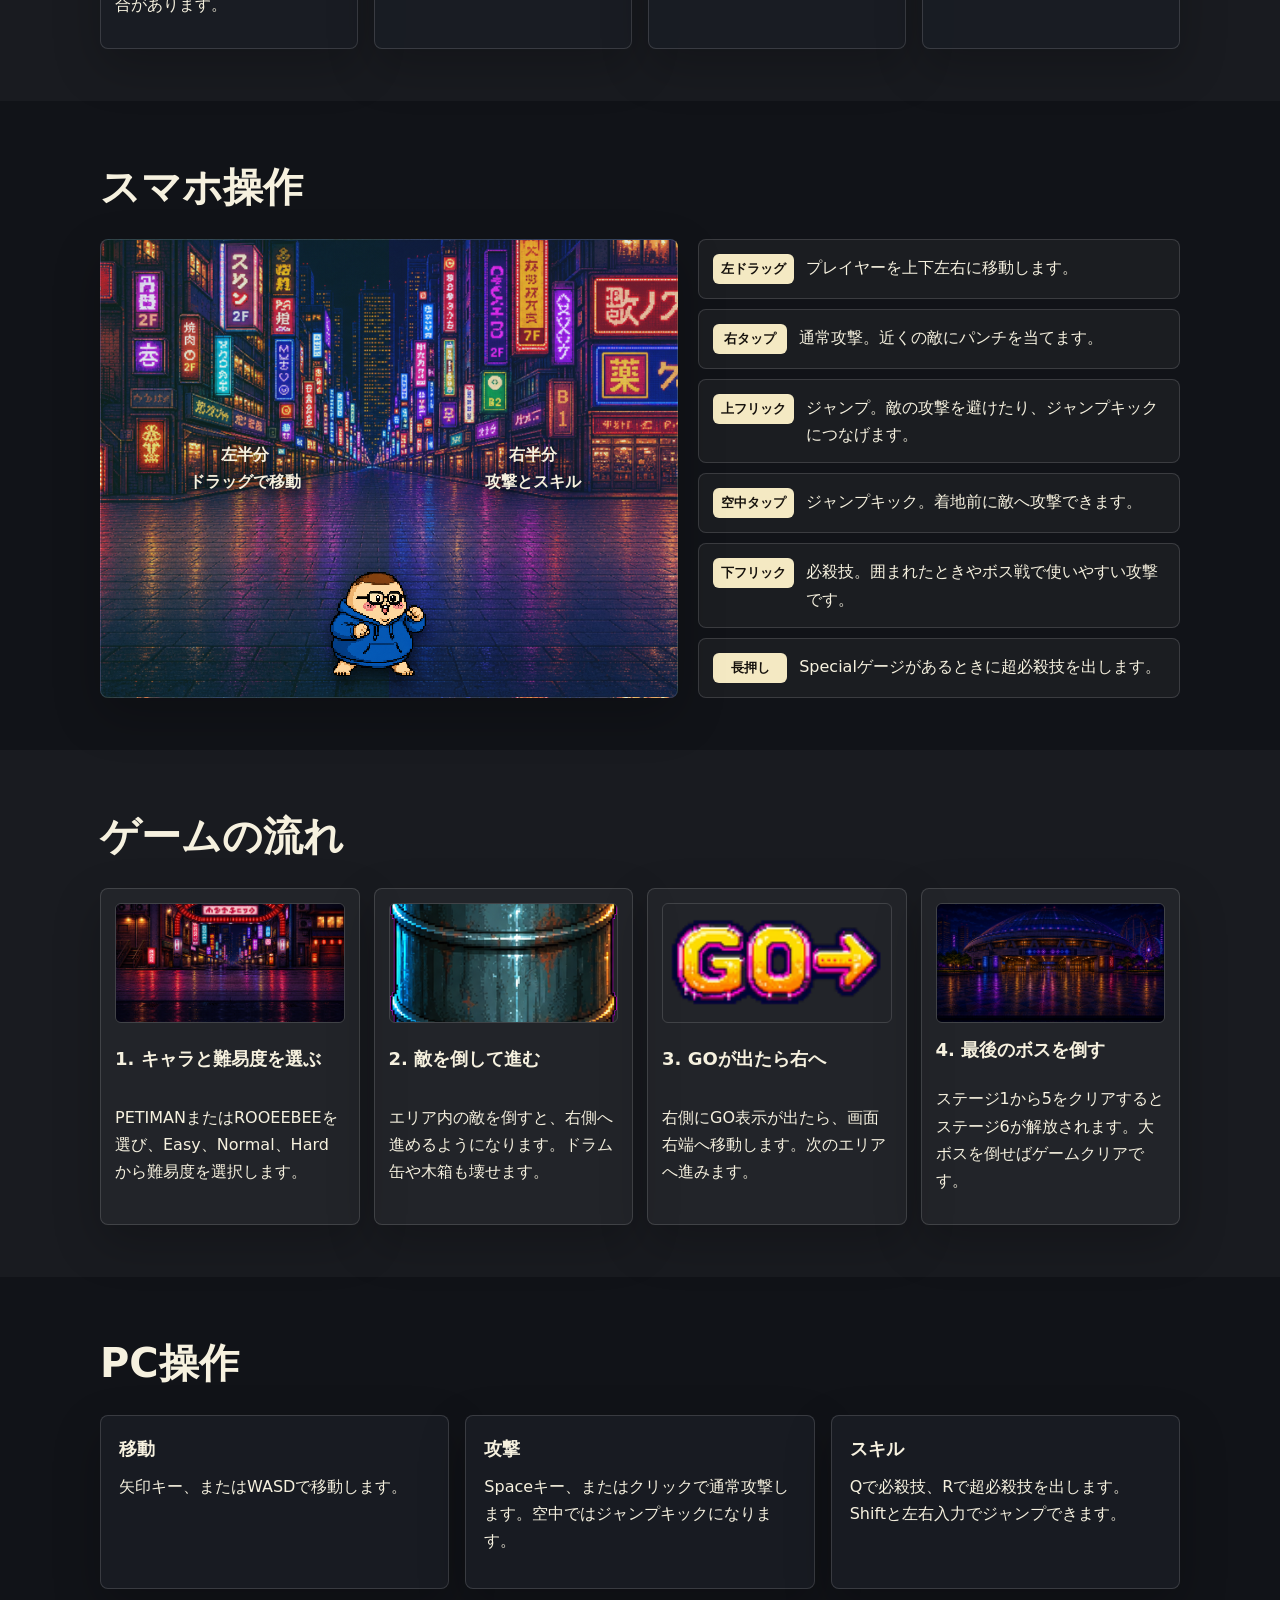
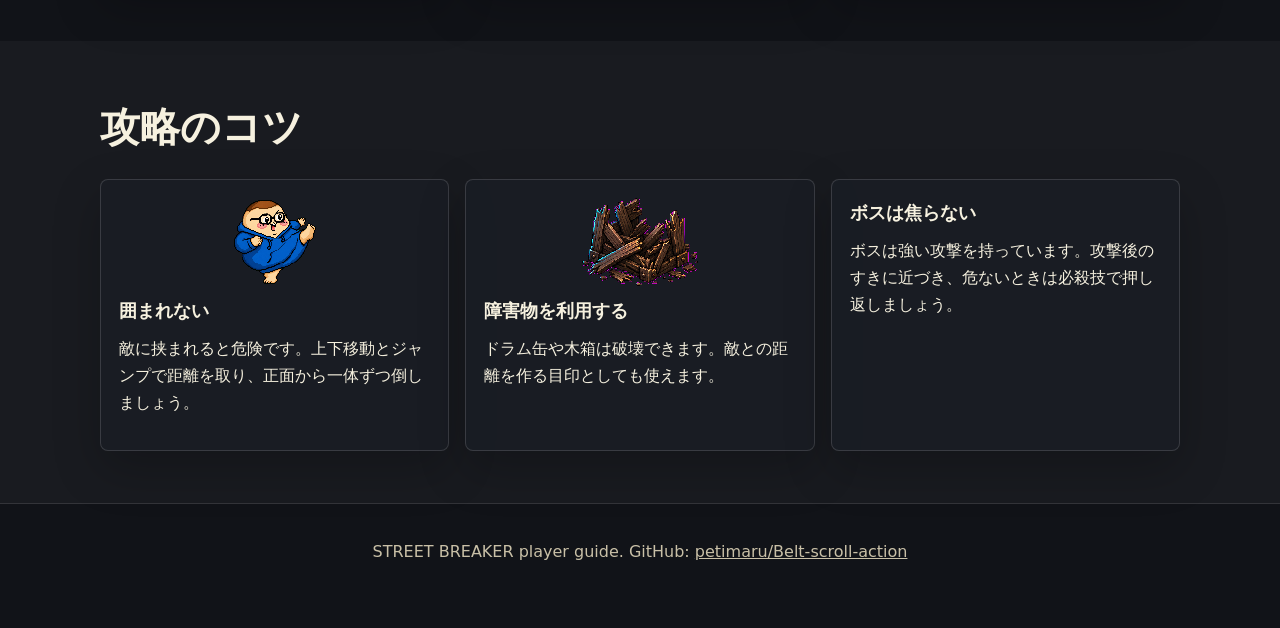
<file: player-guide.html>
<!doctype html>
<html lang="ja">
  <head>
    <meta charset="utf-8" />
    <meta name="viewport" content="width=device-width, initial-scale=1, viewport-fit=cover" />
    <link rel="icon" href="data:," />
    <title>STREET BREAKER 遊び方ガイド</title>
    <style>
      :root {
        color-scheme: dark;
        --bg: #111318;
        --panel: #191d24;
        --panel-2: #222834;
        --line: rgba(255, 255, 255, 0.14);
        --text: #f6f1df;
        --muted: #c9c0a7;
        --accent: #efc44f;
        --accent-2: #47c7a0;
        --danger: #ef6d5b;
        --blue: #5aa7ff;
        font-family:
          system-ui,
          -apple-system,
          BlinkMacSystemFont,
          "Segoe UI",
          sans-serif;
      }

      * {
        box-sizing: border-box;
      }

      body {
        margin: 0;
        background:
          radial-gradient(circle at 20% 0%, rgba(239, 196, 79, 0.16), transparent 32rem),
          linear-gradient(180deg, #171a16 0%, var(--bg) 34rem);
        color: var(--text);
        line-height: 1.7;
      }

      a {
        color: inherit;
      }

      .hero {
        min-height: 72svh;
        display: grid;
        align-items: end;
        padding: 28px 20px 46px;
        background:
          linear-gradient(180deg, rgba(17, 19, 24, 0.15), rgba(17, 19, 24, 0.88)),
          url("assets/maps/stage-6/stage-6-5.png") center / cover;
        border-bottom: 1px solid var(--line);
      }

      .hero-inner,
      .section-inner {
        width: min(1080px, 100%);
        margin: 0 auto;
      }

      .kicker {
        margin: 0 0 10px;
        color: var(--accent);
        font-size: 13px;
        font-weight: 800;
        letter-spacing: 0;
        text-transform: uppercase;
      }

      h1,
      h2,
      h3,
      p {
        margin-top: 0;
      }

      h1 {
        max-width: 760px;
        margin-bottom: 12px;
        font-size: clamp(46px, 9vw, 92px);
        line-height: 0.96;
        letter-spacing: 0;
        text-shadow: 0 4px 18px rgba(0, 0, 0, 0.65);
      }

      h2 {
        margin-bottom: 18px;
        font-size: clamp(26px, 4vw, 40px);
        letter-spacing: 0;
      }

      h3 {
        margin-bottom: 8px;
        font-size: 18px;
        letter-spacing: 0;
      }

      .lead {
        max-width: 680px;
        margin-bottom: 22px;
        color: #fff7de;
        font-size: clamp(17px, 2.2vw, 22px);
        font-weight: 700;
      }

      .actions,
      .link-row {
        display: flex;
        flex-wrap: wrap;
        gap: 12px;
      }

      .button {
        min-height: 48px;
        display: inline-flex;
        align-items: center;
        justify-content: center;
        gap: 8px;
        padding: 12px 18px;
        border: 1px solid rgba(255, 255, 255, 0.2);
        border-radius: 8px;
        background: rgba(18, 22, 28, 0.88);
        color: var(--text);
        font-weight: 800;
        text-decoration: none;
      }

      .button.primary {
        border-color: rgba(239, 196, 79, 0.7);
        background: linear-gradient(180deg, #f7d466, #c78f26);
        color: #17120a;
      }

      .section {
        padding: 52px 20px;
      }

      .section.alt {
        background: rgba(255, 255, 255, 0.035);
      }

      .grid {
        display: grid;
        grid-template-columns: repeat(12, 1fr);
        gap: 16px;
      }

      .card {
        border: 1px solid var(--line);
        border-radius: 8px;
        background: rgba(25, 29, 36, 0.92);
        box-shadow: 0 18px 48px rgba(0, 0, 0, 0.22);
      }

      .info-card {
        grid-column: span 4;
        padding: 18px;
      }

      .info-card strong {
        color: var(--accent);
      }

      .note {
        margin: 14px 0 0;
        color: var(--muted);
        font-size: 14px;
      }

      .phone-steps {
        display: grid;
        grid-template-columns: repeat(4, 1fr);
        gap: 16px;
      }

      .phone-step {
        min-height: 330px;
        padding: 14px;
        position: relative;
        overflow: hidden;
      }

      .phone {
        width: 100%;
        max-width: 210px;
        height: 220px;
        margin: 0 auto 14px;
        border: 10px solid #0b0d11;
        border-radius: 28px;
        background: #242b36;
        position: relative;
        overflow: hidden;
        box-shadow: inset 0 0 0 1px rgba(255, 255, 255, 0.08);
      }

      .phone::before {
        content: "";
        position: absolute;
        top: 6px;
        left: 50%;
        width: 58px;
        height: 5px;
        border-radius: 999px;
        background: #05070a;
        transform: translateX(-50%);
      }

      .phone-screen {
        position: absolute;
        inset: 20px 10px 10px;
        display: grid;
        align-content: center;
        gap: 9px;
        padding: 12px;
        border-radius: 18px;
        background:
          linear-gradient(rgba(17, 19, 24, 0.35), rgba(17, 19, 24, 0.82)),
          url("assets/maps/stage-1-walkable/stage-1-1.png") center / cover;
      }

      .mock-title {
        font-weight: 900;
        line-height: 1;
        text-shadow: 0 2px 10px #000;
      }

      .mock-bar,
      .mock-button,
      .mock-menu {
        border-radius: 8px;
        background: rgba(255, 255, 255, 0.9);
        color: #141821;
        font-size: 12px;
        font-weight: 800;
        text-align: center;
      }

      .mock-bar {
        height: 18px;
      }

      .mock-button {
        padding: 8px;
      }

      .mock-menu {
        display: grid;
        gap: 8px;
        padding: 9px;
      }

      .share-icon {
        width: 44px;
        height: 44px;
        margin: 0 auto;
        border: 3px solid var(--blue);
        border-radius: 8px;
        position: relative;
      }

      .share-icon::before {
        content: "";
        position: absolute;
        left: 50%;
        top: -13px;
        width: 12px;
        height: 28px;
        border-left: 3px solid var(--blue);
        border-top: 3px solid var(--blue);
        transform: translateX(-50%) rotate(45deg);
      }

      .home-icon-grid {
        display: grid;
        grid-template-columns: repeat(3, 1fr);
        gap: 8px;
      }

      .home-icon-grid span {
        aspect-ratio: 1;
        border-radius: 8px;
        background: linear-gradient(145deg, var(--accent), var(--danger));
      }

      .step-number {
        width: 34px;
        height: 34px;
        display: grid;
        place-items: center;
        margin-bottom: 10px;
        border-radius: 50%;
        background: var(--accent);
        color: #17120a;
        font-weight: 900;
      }

      .control-layout {
        display: grid;
        grid-template-columns: 1.2fr 1fr;
        gap: 20px;
        align-items: stretch;
      }

      .touch-map {
        min-height: 360px;
        position: relative;
        overflow: hidden;
        background:
          linear-gradient(90deg, rgba(71, 199, 160, 0.16) 0 50%, rgba(90, 167, 255, 0.16) 50% 100%),
          url("assets/maps/stage-1-walkable/stage-1-3.png") center / cover;
      }

      .touch-zone {
        position: absolute;
        top: 0;
        bottom: 0;
        width: 50%;
        display: grid;
        place-items: center;
        padding: 18px;
        text-align: center;
        font-weight: 900;
        text-shadow: 0 3px 14px #000;
      }

      .touch-zone.left {
        left: 0;
      }

      .touch-zone.right {
        right: 0;
      }

      .fighters {
        position: absolute;
        left: 48%;
        bottom: 18px;
        display: flex;
        align-items: end;
        gap: 12px;
        transform: translateX(-50%);
        pointer-events: none;
      }

      .fighters img {
        width: auto;
        image-rendering: pixelated;
        filter: drop-shadow(0 8px 8px rgba(0, 0, 0, 0.6));
      }

      .fighters .player {
        height: 110px;
      }

      .fighters .boss {
        height: 155px;
      }

      .control-list {
        display: grid;
        gap: 10px;
      }

      .control-item,
      .flow-item {
        display: grid;
        grid-template-columns: auto 1fr;
        gap: 12px;
        align-items: start;
        padding: 14px;
        border: 1px solid var(--line);
        border-radius: 8px;
        background: rgba(255, 255, 255, 0.045);
      }

      .key {
        min-width: 74px;
        padding: 4px 8px;
        border-radius: 6px;
        background: #f4e9c3;
        color: #16120d;
        font-size: 13px;
        font-weight: 900;
        text-align: center;
      }

      .flow {
        display: grid;
        grid-template-columns: repeat(4, 1fr);
        gap: 14px;
      }

      .flow-item {
        grid-template-columns: 1fr;
      }

      .flow-item img {
        width: 100%;
        height: 120px;
        object-fit: cover;
        border-radius: 6px;
        border: 1px solid var(--line);
      }

      .tips {
        display: grid;
        grid-template-columns: repeat(3, 1fr);
        gap: 16px;
      }

      .tip-card {
        padding: 18px;
      }

      .tip-card img {
        max-width: 120px;
        height: 88px;
        display: block;
        margin: 0 auto 10px;
        object-fit: contain;
        image-rendering: pixelated;
      }

      .footer {
        padding: 34px 20px 46px;
        border-top: 1px solid var(--line);
        color: var(--muted);
        text-align: center;
      }

      @media (max-width: 860px) {
        .grid,
        .info-card,
        .phone-steps,
        .control-layout,
        .flow,
        .tips {
          grid-template-columns: 1fr;
        }

        .info-card {
          grid-column: auto;
        }

        .phone-steps {
          display: grid;
        }

        .hero {
          min-height: 64svh;
        }
      }

      @media (max-width: 560px) {
        .section {
          padding: 40px 14px;
        }

        .hero {
          padding: 22px 14px 34px;
        }

        .button {
          width: 100%;
        }

        .touch-map {
          min-height: 300px;
        }

        .fighters .player {
          height: 86px;
        }

        .fighters .boss {
          height: 118px;
        }
      }
    </style>
  </head>
  <body>
    <header class="hero">
      <div class="hero-inner">
        <p class="kicker">Belt Scroll Action</p>
        <h1>STREET BREAKER</h1>
        <p class="lead">スマホでもPCでも遊べる、横スクロールのドット絵アクションゲームです。iPhoneでは横向きで遊ぶと操作しやすくなります。</p>
        <div class="actions">
          <a class="button primary" href="https://petimaru.github.io/Belt-scroll-action/?v=107">ゲームを開く</a>
        </div>
        <p class="note">GitHub Pagesを使う場合の遊ぶリンクです。表示できないときは、GitHub側でPagesが有効になっているか確認してください。</p>
      </div>
    </header>

    <section class="section">
      <div class="section-inner">
        <h2>まず知っておくこと</h2>
        <div class="grid">
          <article class="card info-card">
            <h3>おすすめ環境</h3>
            <p><strong>iPhoneはSafari</strong>で開き、画面を横向きにして遊ぶのがおすすめです。ホーム画面に追加すると、アプリのように起動できます。</p>
          </article>
          <article class="card info-card">
            <h3>音について</h3>
            <p>ブラウザの制限により、BGMやSEは画面をタップしてゲームを開始したあとに鳴り始めます。音量は端末側で調整してください。</p>
          </article>
          <article class="card info-card">
            <h3>ゲームの目的</h3>
            <p>敵を倒して右へ進み、ステージを突破します。ステージ1から5をクリアすると、最後のステージ6に挑戦できます。</p>
          </article>
        </div>
      </div>
    </section>

    <section class="section alt">
      <div class="section-inner">
        <h2>iPhoneでWebアプリ化する方法</h2>
        <div class="phone-steps">
          <article class="card phone-step">
            <div class="phone">
              <div class="phone-screen">
                <div class="mock-title">STREET<br />BREAKER</div>
                <div class="mock-button">ゲームを開く</div>
              </div>
            </div>
            <div class="step-number">1</div>
            <h3>Safariで開く</h3>
            <p>iPhoneではSafariでゲームリンクを開きます。Chromeではホーム画面追加の表示が違う場合があります。</p>
          </article>
          <article class="card phone-step">
            <div class="phone">
              <div class="phone-screen">
                <div class="share-icon" aria-hidden="true"></div>
                <div class="mock-bar"></div>
              </div>
            </div>
            <div class="step-number">2</div>
            <h3>共有ボタンを押す</h3>
            <p>画面下、または上にある共有ボタンを押します。四角から矢印が出ている形のボタンです。</p>
          </article>
          <article class="card phone-step">
            <div class="phone">
              <div class="phone-screen">
                <div class="mock-menu">
                  <span>コピー</span>
                  <span>ホーム画面に追加</span>
                  <span>リーディングリスト</span>
                </div>
              </div>
            </div>
            <div class="step-number">3</div>
            <h3>ホーム画面に追加</h3>
            <p>共有メニューを下にスクロールして、「ホーム画面に追加」を選びます。</p>
          </article>
          <article class="card phone-step">
            <div class="phone">
              <div class="phone-screen">
                <div class="home-icon-grid" aria-hidden="true">
                  <span></span><span></span><span></span><span></span><span></span><span></span>
                </div>
                <div class="mock-button">追加</div>
              </div>
            </div>
            <div class="step-number">4</div>
            <h3>追加して起動</h3>
            <p>名前を確認して「追加」を押します。次からはホーム画面のアイコンから起動できます。</p>
          </article>
        </div>
      </div>
    </section>

    <section class="section">
      <div class="section-inner">
        <h2>スマホ操作</h2>
        <div class="control-layout">
          <div class="card touch-map">
            <div class="touch-zone left">左半分<br />ドラッグで移動</div>
            <div class="touch-zone right">右半分<br />攻撃とスキル</div>
            <div class="fighters" aria-hidden="true">
              <img class="player" src="assets/sprites/player/petiman-idle.png" alt="" />
            </div>
          </div>
          <div class="control-list">
            <div class="control-item"><span class="key">左ドラッグ</span><span>プレイヤーを上下左右に移動します。</span></div>
            <div class="control-item"><span class="key">右タップ</span><span>通常攻撃。近くの敵にパンチを当てます。</span></div>
            <div class="control-item"><span class="key">上フリック</span><span>ジャンプ。敵の攻撃を避けたり、ジャンプキックにつなげます。</span></div>
            <div class="control-item"><span class="key">空中タップ</span><span>ジャンプキック。着地前に敵へ攻撃できます。</span></div>
            <div class="control-item"><span class="key">下フリック</span><span>必殺技。囲まれたときやボス戦で使いやすい攻撃です。</span></div>
            <div class="control-item"><span class="key">長押し</span><span>Specialゲージがあるときに超必殺技を出します。</span></div>
          </div>
        </div>
      </div>
    </section>

    <section class="section alt">
      <div class="section-inner">
        <h2>ゲームの流れ</h2>
        <div class="flow">
          <article class="flow-item card">
            <img src="assets/maps/stage-1-walkable/stage-1-1.png" alt="ステージ背景" />
            <h3>1. キャラと難易度を選ぶ</h3>
            <p>PETIMANまたはROOEEBEEを選び、Easy、Normal、Hardから難易度を選択します。</p>
          </article>
          <article class="flow-item card">
            <img src="assets/sprites/breakables/barrel.png" alt="ドラム缶" />
            <h3>2. 敵を倒して進む</h3>
            <p>エリア内の敵を倒すと、右側へ進めるようになります。ドラム缶や木箱も壊せます。</p>
          </article>
          <article class="flow-item card">
            <img src="assets/ui/exit-go/sheet-transparent.png" alt="GO表示" />
            <h3>3. GOが出たら右へ</h3>
            <p>右側にGO表示が出たら、画面右端へ移動します。次のエリアへ進みます。</p>
          </article>
          <article class="flow-item card">
            <img src="assets/maps/stage-6/stage-6-5.png" alt="最終ステージ背景" />
            <h3>4. 最後のボスを倒す</h3>
            <p>ステージ1から5をクリアするとステージ6が解放されます。大ボスを倒せばゲームクリアです。</p>
          </article>
        </div>
      </div>
    </section>

    <section class="section">
      <div class="section-inner">
        <h2>PC操作</h2>
        <div class="grid">
          <article class="card info-card"><h3>移動</h3><p>矢印キー、またはWASDで移動します。</p></article>
          <article class="card info-card"><h3>攻撃</h3><p>Spaceキー、またはクリックで通常攻撃します。空中ではジャンプキックになります。</p></article>
          <article class="card info-card"><h3>スキル</h3><p>Qで必殺技、Rで超必殺技を出します。Shiftと左右入力でジャンプできます。</p></article>
        </div>
      </div>
    </section>

    <section class="section alt">
      <div class="section-inner">
        <h2>攻略のコツ</h2>
        <div class="tips">
          <article class="card tip-card">
            <img src="assets/sprites/player/petiman-high-kick.png" alt="ジャンプキック" />
            <h3>囲まれない</h3>
            <p>敵に挟まれると危険です。上下移動とジャンプで距離を取り、正面から一体ずつ倒しましょう。</p>
          </article>
          <article class="card tip-card">
            <img src="assets/sprites/breakables/crate-broken.png" alt="壊れた木箱" />
            <h3>障害物を利用する</h3>
            <p>ドラム缶や木箱は破壊できます。敵との距離を作る目印としても使えます。</p>
          </article>
          <article class="card tip-card">
            <h3>ボスは焦らない</h3>
            <p>ボスは強い攻撃を持っています。攻撃後のすきに近づき、危ないときは必殺技で押し返しましょう。</p>
          </article>
        </div>
      </div>
    </section>

    <footer class="footer">
      <p>STREET BREAKER player guide. GitHub: <a href="https://github.com/petimaru/Belt-scroll-action">petimaru/Belt-scroll-action</a></p>
    </footer>
  </body>
</html>
</file>
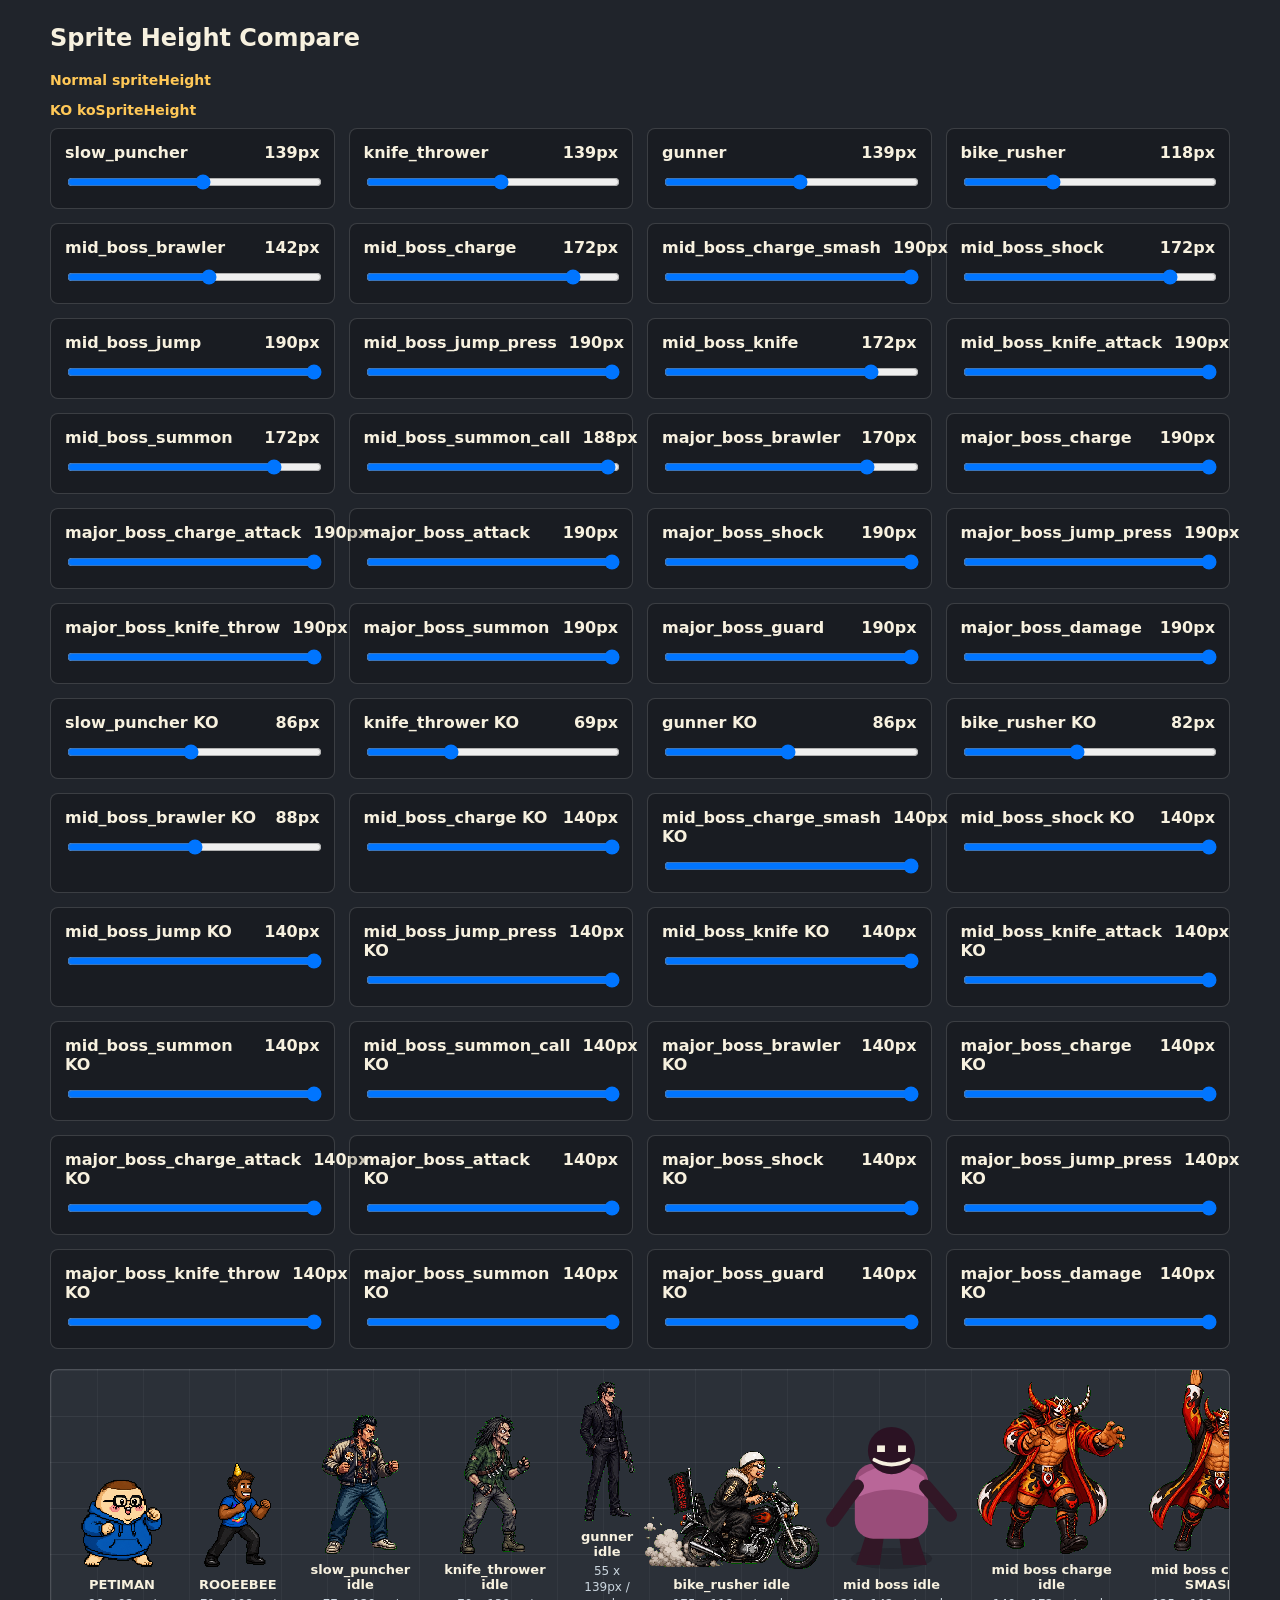
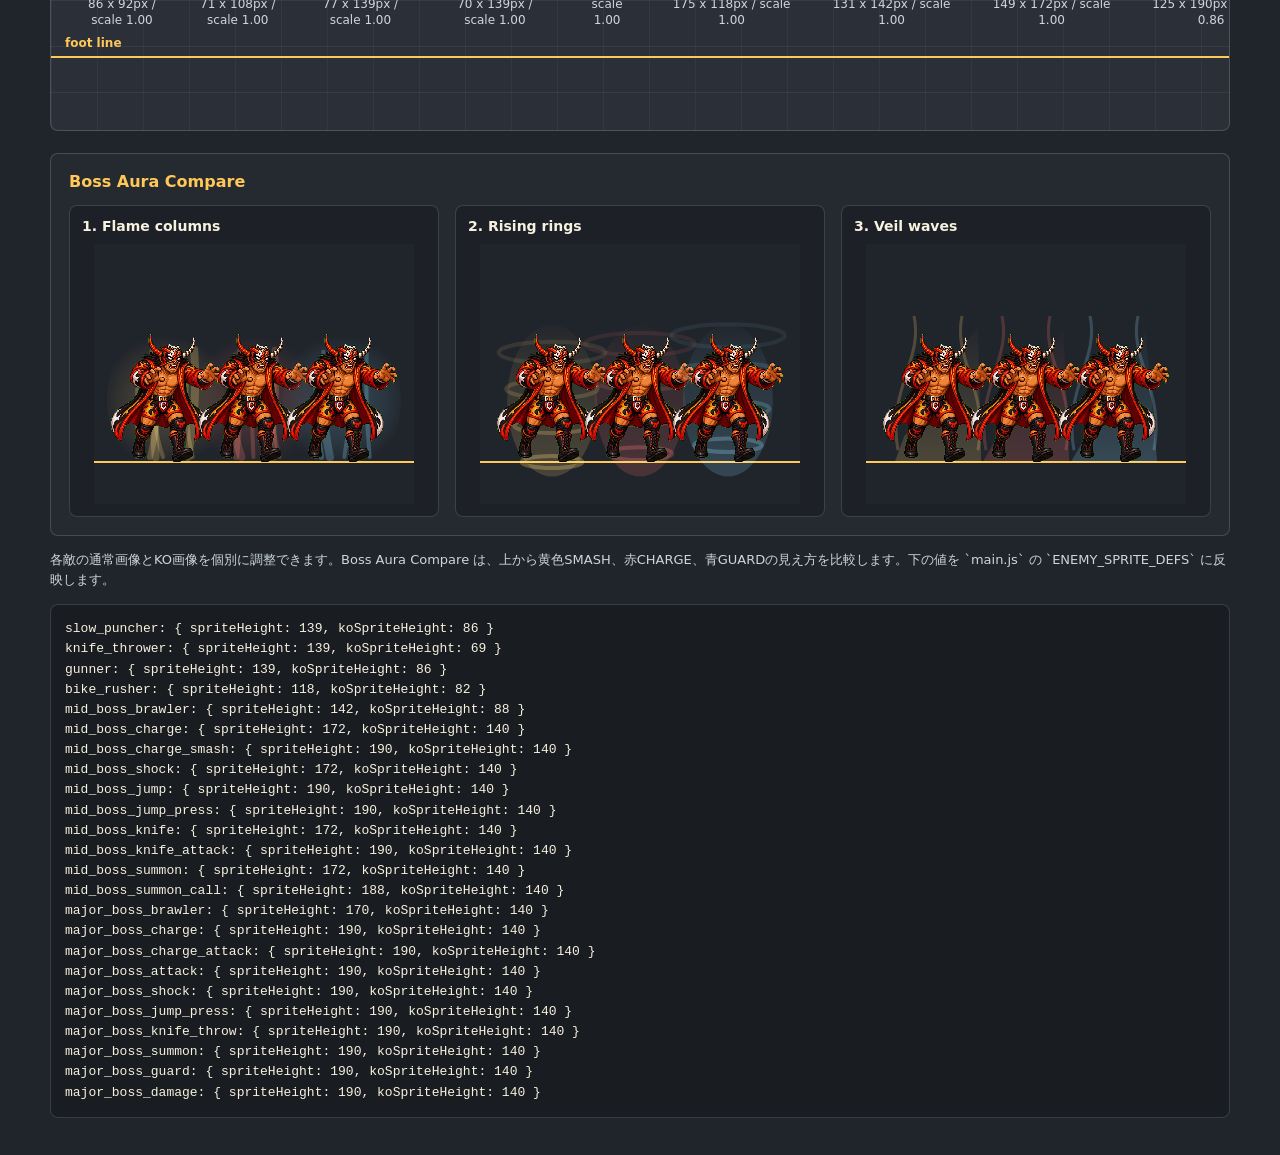
<file: sprite-height-compare.html>
<!doctype html>
<html lang="ja">
  <head>
    <meta charset="UTF-8" />
    <meta name="viewport" content="width=device-width, initial-scale=1.0" />
    <title>Sprite Height Compare</title>
    <style>
      :root {
        color: #f7f1df;
        background: #20242b;
        font-family: Trebuchet MS, system-ui, sans-serif;
      }

      body {
        margin: 0;
        padding: 24px;
      }

      main {
        max-width: 1180px;
        margin: 0 auto;
      }

      h1 {
        margin: 0 0 16px;
        font-size: 24px;
      }

      .controls {
        display: grid;
        grid-template-columns: repeat(auto-fit, minmax(260px, 1fr));
        gap: 14px;
        margin-bottom: 20px;
      }

      .controls-title {
        grid-column: 1 / -1;
        margin: 4px 0 -4px;
        color: #ffc857;
        font-size: 14px;
        font-weight: 900;
      }

      .control {
        padding: 14px;
        border: 1px solid rgba(255, 255, 255, 0.15);
        border-radius: 8px;
        background: rgba(0, 0, 0, 0.2);
      }

      label {
        display: flex;
        justify-content: space-between;
        gap: 12px;
        margin-bottom: 10px;
        font-weight: 900;
      }

      input[type="range"] {
        width: 100%;
      }

      .stage {
        position: relative;
        overflow-x: auto;
        min-height: 360px;
        border: 1px solid rgba(255, 255, 255, 0.16);
        border-radius: 8px;
        background:
          linear-gradient(rgba(255, 255, 255, 0.06) 1px, transparent 1px) 0 0 / 100% 46px,
          linear-gradient(90deg, rgba(255, 255, 255, 0.04) 1px, transparent 1px) 0 0 / 46px 100%,
          #2b3038;
      }

      .aura-stage {
        margin-top: 22px;
        padding: 18px;
        border: 1px solid rgba(255, 255, 255, 0.16);
        border-radius: 8px;
        background: #252a31;
      }

      .aura-stage h2 {
        margin: 0 0 14px;
        color: #ffc857;
        font-size: 16px;
      }

      .aura-grid {
        display: grid;
        grid-template-columns: repeat(auto-fit, minmax(260px, 1fr));
        gap: 16px;
      }

      .aura-card {
        padding: 12px;
        border: 1px solid rgba(255, 255, 255, 0.14);
        border-radius: 8px;
        background: rgba(0, 0, 0, 0.2);
      }

      .aura-card h3 {
        margin: 0 0 10px;
        font-size: 14px;
      }

      .aura-canvas {
        width: 100%;
        max-width: 320px;
        height: auto;
        display: block;
        margin: 0 auto;
        image-rendering: pixelated;
      }

      .ground {
        position: absolute;
        left: 0;
        right: 0;
        bottom: 72px;
        height: 2px;
        background: #ffc857;
      }

      .line-label {
        position: absolute;
        left: 14px;
        bottom: 80px;
        color: #ffc857;
        font-size: 12px;
        font-weight: 900;
      }

      .row {
        position: relative;
        display: flex;
        align-items: flex-end;
        gap: 34px;
        min-width: 1040px;
        height: 330px;
        padding: 0 28px 72px;
        box-sizing: border-box;
      }

      .sprite-card {
        width: 126px;
        text-align: center;
      }

      .sprite-wrap {
        display: flex;
        align-items: flex-end;
        justify-content: center;
        height: 210px;
      }

      canvas {
        image-rendering: pixelated;
      }

      .name {
        margin-top: 8px;
        font-size: 13px;
        font-weight: 900;
      }

      .meta {
        margin-top: 4px;
        color: #cbd6df;
        font-size: 12px;
        line-height: 1.35;
      }

      .note {
        margin-top: 14px;
        color: #cbd6df;
        font-size: 13px;
        line-height: 1.55;
      }

      .values {
        white-space: pre-wrap;
        margin-top: 14px;
        padding: 14px;
        border: 1px solid rgba(255, 255, 255, 0.14);
        border-radius: 8px;
        color: #f7f1df;
        background: rgba(0, 0, 0, 0.22);
        font: 13px/1.55 ui-monospace, SFMono-Regular, Menlo, monospace;
      }
    </style>
  </head>
  <body>
    <main>
      <h1>Sprite Height Compare</h1>

      <section id="controls" class="controls">
        <div class="controls-title">Normal spriteHeight</div>
        <div class="controls-title">KO koSpriteHeight</div>
      </section>

      <section class="stage">
        <div class="ground"></div>
        <div class="line-label">foot line</div>
        <div id="row" class="row"></div>
      </section>

      <section class="aura-stage">
        <h2>Boss Aura Compare</h2>
        <div class="aura-grid">
          <article class="aura-card">
            <h3>1. Flame columns</h3>
            <canvas id="auraFlame" class="aura-canvas" width="320" height="260"></canvas>
          </article>
          <article class="aura-card">
            <h3>2. Rising rings</h3>
            <canvas id="auraRing" class="aura-canvas" width="320" height="260"></canvas>
          </article>
          <article class="aura-card">
            <h3>3. Veil waves</h3>
            <canvas id="auraVeil" class="aura-canvas" width="320" height="260"></canvas>
          </article>
        </div>
      </section>

      <p class="note">
        各敵の通常画像とKO画像を個別に調整できます。Boss Aura Compare は、上から黄色SMASH、赤CHARGE、青GUARDの見え方を比較します。下の値を `main.js` の `ENEMY_SPRITE_DEFS` に反映します。
      </p>
      <pre id="values" class="values"></pre>
    </main>

    <script>
      const sprites = [
        {
          name: "PETIMAN",
          kind: "player",
          path: "assets/sprites/player/petiman-idle.png",
          height: 92,
        },
        {
          name: "ROOEEBEE",
          kind: "player",
          path: "assets/sprites/player/rooeeebee-idle.png",
          height: 108,
        },
        {
          name: "slow_puncher idle",
          kind: "enemy",
          enemy: "slow_puncher",
          control: "slow_puncher",
          path: "assets/sprites/enemy/general/slow_puncher_idle.png",
          height: 139,
        },
        {
          name: "knife_thrower idle",
          kind: "enemy",
          enemy: "knife_thrower",
          control: "knife_thrower",
          path: "assets/sprites/enemy/general/knife_thrower_idle.png",
          height: 139,
        },
        {
          name: "gunner idle",
          kind: "enemy",
          enemy: "gunner",
          control: "gunner",
          path: "assets/sprites/enemy/general/gunner_idle.png",
          height: 139,
        },
        {
          name: "bike_rusher idle",
          kind: "enemy",
          enemy: "bike_rusher",
          control: "bike_rusher",
          path: "assets/sprites/enemy/general/bike_rusher_idle.png",
          height: 118,
        },
        {
          name: "mid boss idle",
          kind: "enemy",
          enemy: "mid_boss_brawler",
          control: "mid_boss_brawler",
          path: "assets/sprites/enemy/mid_boss/mid_boss_idle.svg",
          height: 142,
        },
        {
          name: "mid boss charge idle",
          kind: "enemy",
          enemy: "mid_boss_charge",
          control: "mid_boss_charge",
          path: "assets/sprites/enemy/mid_boss/mid_boss_charge_idle.png",
          height: 172,
        },
        {
          name: "mid boss charge SMASH",
          kind: "enemy",
          enemy: "mid_boss_charge_smash",
          control: "mid_boss_charge_smash",
          path: "assets/sprites/enemy/mid_boss/mid_boss_charge_attack1.png",
          height: 220,
        },
        {
          name: "mid boss shock idle",
          kind: "enemy",
          enemy: "mid_boss_shock",
          control: "mid_boss_shock",
          path: "assets/sprites/enemy/mid_boss/mid_boss_shock_idle.png",
          height: 172,
        },
        {
          name: "mid boss jump idle",
          kind: "enemy",
          enemy: "mid_boss_jump",
          control: "mid_boss_jump",
          path: "assets/sprites/enemy/mid_boss/mid_boss_jump_idle.png",
          height: 224,
        },
        {
          name: "mid boss jump press",
          kind: "enemy",
          enemy: "mid_boss_jump_press",
          control: "mid_boss_jump_press",
          path: "assets/sprites/enemy/mid_boss/mid_boss_jump_press.png",
          height: 190,
        },
        {
          name: "mid boss knife idle",
          kind: "enemy",
          enemy: "mid_boss_knife",
          control: "mid_boss_knife",
          path: "assets/sprites/enemy/mid_boss/mid_boss_knife_idle.png",
          height: 172,
        },
        {
          name: "mid boss knife attack",
          kind: "enemy",
          enemy: "mid_boss_knife_attack",
          control: "mid_boss_knife_attack",
          path: "assets/sprites/enemy/mid_boss/mid_boss_knife_attack.png",
          height: 244,
        },
        {
          name: "mid boss summon idle",
          kind: "enemy",
          enemy: "mid_boss_summon",
          control: "mid_boss_summon",
          path: "assets/sprites/enemy/mid_boss/mid_boss_summon_idle.png",
          height: 172,
        },
        {
          name: "mid boss summon call",
          kind: "enemy",
          enemy: "mid_boss_summon_call",
          control: "mid_boss_summon_call",
          path: "assets/sprites/enemy/mid_boss/mid_boss_summon_call.png",
          height: 188,
        },
        {
          name: "major boss idle",
          kind: "enemy",
          enemy: "major_boss_brawler",
          control: "major_boss_brawler",
          path: "assets/sprites/enemy/major_boss/major_boss_idle.png",
          height: 170,
        },
        {
          name: "major boss charge",
          kind: "enemy",
          enemy: "major_boss_charge",
          control: "major_boss_charge",
          path: "assets/sprites/enemy/major_boss/major_boss_charge.png",
          height: 190,
        },
        {
          name: "major boss shock",
          kind: "enemy",
          enemy: "major_boss_shock",
          control: "major_boss_shock",
          path: "assets/sprites/enemy/major_boss/major_boss_shock.png",
          height: 205,
        },
        {
          name: "major boss charge attack",
          kind: "enemy",
          enemy: "major_boss_charge_attack",
          control: "major_boss_charge_attack",
          path: "assets/sprites/enemy/major_boss/major_boss_charge_attack.png",
          height: 205,
        },
        {
          name: "major boss attack",
          kind: "enemy",
          enemy: "major_boss_attack",
          control: "major_boss_attack",
          path: "assets/sprites/enemy/major_boss/major_boss_attack.png",
          height: 190,
        },
        {
          name: "major boss jump press",
          kind: "enemy",
          enemy: "major_boss_jump_press",
          control: "major_boss_jump_press",
          path: "assets/sprites/enemy/major_boss/major_boss_jump_press.png",
          height: 205,
        },
        {
          name: "major boss knife throw",
          kind: "enemy",
          enemy: "major_boss_knife_throw",
          control: "major_boss_knife_throw",
          path: "assets/sprites/enemy/major_boss/major_boss_knife_throw.png",
          height: 190,
        },
        {
          name: "major boss summon",
          kind: "enemy",
          enemy: "major_boss_summon",
          control: "major_boss_summon",
          path: "assets/sprites/enemy/major_boss/major_boss_summon.png",
          height: 205,
        },
        {
          name: "major boss guard",
          kind: "enemy",
          enemy: "major_boss_guard",
          control: "major_boss_guard",
          path: "assets/sprites/enemy/major_boss/major_boss_guard.png",
          height: 190,
        },
        {
          name: "major boss damage",
          kind: "enemy",
          enemy: "major_boss_damage",
          control: "major_boss_damage",
          path: "assets/sprites/enemy/major_boss/major_boss_damage.png",
          height: 190,
        },
        {
          name: "slow_puncher KO",
          kind: "enemy-ko",
          enemy: "slow_puncher",
          control: "slow_puncher_ko",
          path: "assets/sprites/enemy/general/slow_puncher_ko.png",
          height: 86,
        },
        {
          name: "knife_thrower KO",
          kind: "enemy-ko",
          enemy: "knife_thrower",
          control: "knife_thrower_ko",
          path: "assets/sprites/enemy/general/knife_thrower_ko.png",
          height: 69,
        },
        {
          name: "gunner KO",
          kind: "enemy-ko",
          enemy: "gunner",
          control: "gunner_ko",
          path: "assets/sprites/enemy/general/gunner_ko.png",
          height: 86,
        },
        {
          name: "bike_rusher KO",
          kind: "enemy-ko",
          enemy: "bike_rusher",
          control: "bike_rusher_ko",
          path: "assets/sprites/enemy/general/bike_rusher_ko.png",
          height: 82,
        },
        {
          name: "mid boss KO",
          kind: "enemy-ko",
          enemy: "mid_boss_brawler",
          control: "mid_boss_brawler_ko",
          path: "assets/sprites/enemy/mid_boss/mid_boss_ko.svg",
          height: 88,
        },
        {
          name: "mid boss charge KO",
          kind: "enemy-ko",
          enemy: "mid_boss_charge",
          control: "mid_boss_charge_ko",
          path: "assets/sprites/enemy/mid_boss/mid_boss_charge_ko.png",
          height: 140,
        },
        {
          name: "mid boss shock KO",
          kind: "enemy-ko",
          enemy: "mid_boss_shock",
          control: "mid_boss_shock_ko",
          path: "assets/sprites/enemy/mid_boss/mid_boss_shock_ko.png",
          height: 140,
        },
        {
          name: "mid boss jump KO",
          kind: "enemy-ko",
          enemy: "mid_boss_jump",
          control: "mid_boss_jump_ko",
          path: "assets/sprites/enemy/mid_boss/mid_boss_jump_ko.png",
          height: 182,
        },
        {
          name: "mid boss knife KO",
          kind: "enemy-ko",
          enemy: "mid_boss_knife",
          control: "mid_boss_knife_ko",
          path: "assets/sprites/enemy/mid_boss/mid_boss_knife_ko.png",
          height: 182,
        },
        {
          name: "mid boss summon KO",
          kind: "enemy-ko",
          enemy: "mid_boss_summon",
          control: "mid_boss_summon_ko",
          path: "assets/sprites/enemy/mid_boss/mid_boss_summon_ko.png",
          height: 140,
        },
        {
          name: "major boss KO",
          kind: "enemy-ko",
          enemy: "major_boss_brawler",
          control: "major_boss_brawler_ko",
          path: "assets/sprites/enemy/major_boss/major_boss_ko.png",
          height: 140,
        },
      ];

      const row = document.querySelector("#row");
      const controls = document.querySelector("#controls");
      const values = document.querySelector("#values");
      const loadedSprites = [];
      const sliders = {};
      const auraCanvases = [
        { id: "auraFlame", style: "flame" },
        { id: "auraRing", style: "ring" },
        { id: "auraVeil", style: "veil" },
      ];
      const enemySettings = {
        slow_puncher: { spriteHeight: 139, koSpriteHeight: 86 },
        knife_thrower: { spriteHeight: 139, koSpriteHeight: 69 },
        gunner: { spriteHeight: 139, koSpriteHeight: 86 },
        bike_rusher: { spriteHeight: 118, koSpriteHeight: 82 },
        mid_boss_brawler: { spriteHeight: 142, koSpriteHeight: 88 },
        mid_boss_charge: { spriteHeight: 172, koSpriteHeight: 140 },
        mid_boss_charge_smash: { spriteHeight: 220, koSpriteHeight: 140 },
        mid_boss_shock: { spriteHeight: 172, koSpriteHeight: 140 },
        mid_boss_jump: { spriteHeight: 224, koSpriteHeight: 182 },
        mid_boss_jump_press: { spriteHeight: 190, koSpriteHeight: 140 },
        mid_boss_knife: { spriteHeight: 172, koSpriteHeight: 182 },
        mid_boss_knife_attack: { spriteHeight: 244, koSpriteHeight: 182 },
        mid_boss_summon: { spriteHeight: 172, koSpriteHeight: 140 },
        mid_boss_summon_call: { spriteHeight: 188, koSpriteHeight: 140 },
        major_boss_brawler: { spriteHeight: 170, koSpriteHeight: 140 },
        major_boss_charge: { spriteHeight: 190, koSpriteHeight: 140 },
        major_boss_charge_attack: { spriteHeight: 205, koSpriteHeight: 140 },
        major_boss_attack: { spriteHeight: 190, koSpriteHeight: 140 },
        major_boss_shock: { spriteHeight: 205, koSpriteHeight: 140 },
        major_boss_jump_press: { spriteHeight: 205, koSpriteHeight: 140 },
        major_boss_knife_throw: { spriteHeight: 190, koSpriteHeight: 140 },
        major_boss_summon: { spriteHeight: 205, koSpriteHeight: 140 },
        major_boss_guard: { spriteHeight: 190, koSpriteHeight: 140 },
        major_boss_damage: { spriteHeight: 190, koSpriteHeight: 140 },
      };

      function loadImage(path) {
        return new Promise((resolve, reject) => {
          const image = new Image();
          image.onload = () => resolve(image);
          image.onerror = reject;
          image.src = path;
        });
      }

      function getVisibleBounds(image) {
        const canvas = document.createElement("canvas");
        canvas.width = image.naturalWidth;
        canvas.height = image.naturalHeight;
        const context = canvas.getContext("2d", { willReadFrequently: true });
        context.drawImage(image, 0, 0);
        const { data, width, height } = context.getImageData(0, 0, canvas.width, canvas.height);
        let minX = width;
        let minY = height;
        let maxX = -1;
        let maxY = -1;

        for (let y = 0; y < height; y += 1) {
          for (let x = 0; x < width; x += 1) {
            const alpha = data[(y * width + x) * 4 + 3];
            if (alpha <= 8) continue;
            minX = Math.min(minX, x);
            minY = Math.min(minY, y);
            maxX = Math.max(maxX, x);
            maxY = Math.max(maxY, y);
          }
        }

        return maxX < 0
          ? { x: 0, y: 0, width: image.naturalWidth, height: image.naturalHeight }
          : { x: minX, y: minY, width: maxX - minX + 1, height: maxY - minY + 1 };
      }

      function getScale(sprite) {
        if (sprite.control) return Number(sliders[sprite.control].input.value) / sprite.height;
        return 1;
      }

      function getDrawHeight(sprite) {
        if (!sprite.control) return sprite.height;
        return Number(sliders[sprite.control].input.value);
      }

      function drawSprite(item) {
        const scale = getScale(item);
        const drawHeight = getDrawHeight(item);
        const source = item.kind === "player"
          ? { x: 0, y: 0, width: item.image.naturalWidth, height: item.image.naturalHeight }
          : item.bounds;
        const drawWidth = Math.round(drawHeight * (source.width / source.height));
        item.canvas.width = Math.max(1, drawWidth);
        item.canvas.height = Math.max(1, drawHeight);
        const context = item.canvas.getContext("2d");
        context.imageSmoothingEnabled = false;
        context.clearRect(0, 0, item.canvas.width, item.canvas.height);
        context.drawImage(
          item.image,
          source.x,
          source.y,
          source.width,
          source.height,
          0,
          0,
          drawWidth,
          drawHeight,
        );
        item.meta.textContent = `${drawWidth} x ${drawHeight}px / scale ${scale.toFixed(2)}`;
      }

      function drawAuraPreview(style, canvas, image, bounds) {
        const context = canvas.getContext("2d");
        context.imageSmoothingEnabled = false;
        context.clearRect(0, 0, canvas.width, canvas.height);
        context.fillStyle = "#20242b";
        context.fillRect(0, 0, canvas.width, canvas.height);
        context.strokeStyle = "#ffc857";
        context.lineWidth = 2;
        context.beginPath();
        context.moveTo(0, 218);
        context.lineTo(canvas.width, 218);
        context.stroke();

        const colors = [
          { name: "SMASH", color: { r: 255, g: 200, b: 87 }, x: 72 },
          { name: "CHARGE", color: { r: 255, g: 95, b: 79 }, x: 160 },
          { name: "GUARD", color: { r: 121, g: 215, b: 255 }, x: 248 },
        ];
        colors.forEach((entry, index) => {
          const drawHeight = 128;
          const drawWidth = Math.round(drawHeight * (bounds.width / bounds.height));
          const x = entry.x;
          const y = 218;
          drawPreviewAura(context, style, x, y, 80, 146, entry.color, index);
          context.drawImage(
            image,
            bounds.x,
            bounds.y,
            bounds.width,
            bounds.height,
            x - drawWidth / 2,
            y - drawHeight,
            drawWidth,
            drawHeight,
          );
        });
      }

      function drawPreviewAura(context, style, x, y, width, height, color, seed) {
        context.save();
        context.globalCompositeOperation = "screen";
        if (style === "ring") {
          drawPreviewRingAura(context, x, y, width, height, color, seed);
        } else if (style === "veil") {
          drawPreviewVeilAura(context, x, y, width, height, color, seed);
        } else {
          drawPreviewFlameAura(context, x, y, width, height, color, seed);
        }
        context.restore();
      }

      function previewColor(color, alpha) {
        return `rgba(${color.r}, ${color.g}, ${color.b}, ${alpha})`;
      }

      function drawPreviewFlameAura(context, x, y, width, height, color, seed) {
        const gradient = context.createRadialGradient(x, y - height * 0.42, width * 0.1, x, y - height * 0.42, width * 0.82);
        gradient.addColorStop(0, previewColor(color, 0.2));
        gradient.addColorStop(0.58, previewColor(color, 0.1));
        gradient.addColorStop(1, previewColor(color, 0));
        context.fillStyle = gradient;
        context.beginPath();
        context.ellipse(x, y - height * 0.42, width * 0.74, height * 0.52, 0, 0, Math.PI * 2);
        context.fill();

        context.lineCap = "round";
        for (let i = 0; i < 7; i += 1) {
          const t = i / 6;
          const drift = Math.sin(seed + i * 1.7) * width * 0.1;
          const startX = x + (t - 0.5) * width * 0.72 + drift * 0.4;
          const endY = y - height * (0.5 + 0.28 * Math.abs(Math.sin(seed + i)));
          context.strokeStyle = previewColor(color, 0.24);
          context.lineWidth = 4 + (i % 3) * 2;
          context.beginPath();
          context.moveTo(startX, y - 5);
          context.quadraticCurveTo(startX + drift * 1.6, (y + endY) / 2, startX + drift, endY);
          context.stroke();
        }
      }

      function drawPreviewRingAura(context, x, y, width, height, color, seed) {
        context.lineWidth = 4;
        for (let i = 0; i < 4; i += 1) {
          const rise = ((i + seed * 0.23) % 4) / 4;
          const ringY = y - rise * height;
          const ringW = width * (0.38 + rise * 0.38);
          context.strokeStyle = previewColor(color, 0.24 * (1 - rise) + 0.05);
          context.beginPath();
          context.ellipse(x, ringY, ringW, ringW * 0.2, 0, 0, Math.PI * 2);
          context.stroke();
        }

        const glow = context.createLinearGradient(x, y, x, y - height);
        glow.addColorStop(0, previewColor(color, 0.18));
        glow.addColorStop(0.7, previewColor(color, 0.08));
        glow.addColorStop(1, previewColor(color, 0));
        context.fillStyle = glow;
        context.beginPath();
        context.ellipse(x, y - height * 0.42, width * 0.56, height * 0.52, 0, 0, Math.PI * 2);
        context.fill();
      }

      function drawPreviewVeilAura(context, x, y, width, height, color, seed) {
        const gradient = context.createLinearGradient(x, y, x, y - height);
        gradient.addColorStop(0, previewColor(color, 0.2));
        gradient.addColorStop(0.5, previewColor(color, 0.1));
        gradient.addColorStop(1, previewColor(color, 0));
        context.fillStyle = gradient;
        context.beginPath();
        context.moveTo(x - width * 0.54, y);
        for (let i = 0; i <= 6; i += 1) {
          const t = i / 6;
          const wave = Math.sin(seed + i * 1.3) * width * 0.08;
          context.lineTo(x - width * 0.42 + t * width * 0.84 + wave, y - height * (0.18 + t * 0.74));
        }
        context.lineTo(x + width * 0.54, y);
        context.closePath();
        context.fill();

        context.strokeStyle = previewColor(color, 0.22);
        context.lineWidth = 3;
        context.beginPath();
        context.moveTo(x - width * 0.5, y - height * 0.08);
        context.bezierCurveTo(x - width * 0.64, y - height * 0.5, x - width * 0.18, y - height * 0.7, x - width * 0.3, y - height);
        context.moveTo(x + width * 0.5, y - height * 0.08);
        context.bezierCurveTo(x + width * 0.64, y - height * 0.5, x + width * 0.18, y - height * 0.7, x + width * 0.3, y - height);
        context.stroke();
      }

      function update() {
        Object.values(sliders).forEach(({ input, value }) => {
          value.textContent = `${input.value}px`;
        });
        loadedSprites.forEach(drawSprite);
        values.textContent = Object.entries(enemySettings)
          .map(([enemy, setting]) => {
            const spriteHeight = Number(sliders[enemy].input.value);
            const koSpriteHeight = Number(sliders[`${enemy}_ko`].input.value);
            return `${enemy}: { spriteHeight: ${spriteHeight}, koSpriteHeight: ${koSpriteHeight} }`;
          })
          .join("\n");
      }

      function addSlider(key, label, value, min, max) {
        const control = document.createElement("div");
        control.className = "control";
        const labelElement = document.createElement("label");
        labelElement.htmlFor = key;
        const labelText = document.createElement("span");
        labelText.textContent = label;
        const valueText = document.createElement("span");
        const input = document.createElement("input");
        input.id = key;
        input.type = "range";
        input.min = min;
        input.max = max;
        input.step = 1;
        input.value = value;
        input.addEventListener("input", update);
        labelElement.append(labelText, valueText);
        control.append(labelElement, input);
        controls.append(control);
        sliders[key] = { input, value: valueText };
      }

      function createControls() {
        Object.entries(enemySettings).forEach(([enemy, setting]) => {
          addSlider(enemy, enemy, setting.spriteHeight, 80, 190);
        });
        Object.entries(enemySettings).forEach(([enemy, setting]) => {
          addSlider(`${enemy}_ko`, `${enemy} KO`, setting.koSpriteHeight, 35, 140);
        });
      }

      async function init() {
        createControls();
        let auraImage = null;
        let auraBounds = null;
        for (const sprite of sprites) {
          const image = await loadImage(sprite.path);
          const card = document.createElement("div");
          card.className = "sprite-card";
          const wrap = document.createElement("div");
          wrap.className = "sprite-wrap";
          const canvas = document.createElement("canvas");
          const name = document.createElement("div");
          name.className = "name";
          name.textContent = sprite.name;
          const meta = document.createElement("div");
          meta.className = "meta";
          wrap.append(canvas);
          card.append(wrap, name, meta);
          row.append(card);
          loadedSprites.push({
            ...sprite,
            image,
            canvas,
            meta,
            bounds: getVisibleBounds(image),
          });
          if (sprite.enemy === "mid_boss_charge" && sprite.kind === "enemy") {
            auraImage = image;
            auraBounds = getVisibleBounds(image);
          }
        }
        if (auraImage && auraBounds) {
          auraCanvases.forEach(({ id, style }) => {
            drawAuraPreview(style, document.querySelector(`#${id}`), auraImage, auraBounds);
          });
        }
        update();
      }

      init();
    </script>
  </body>
</html>
</file>
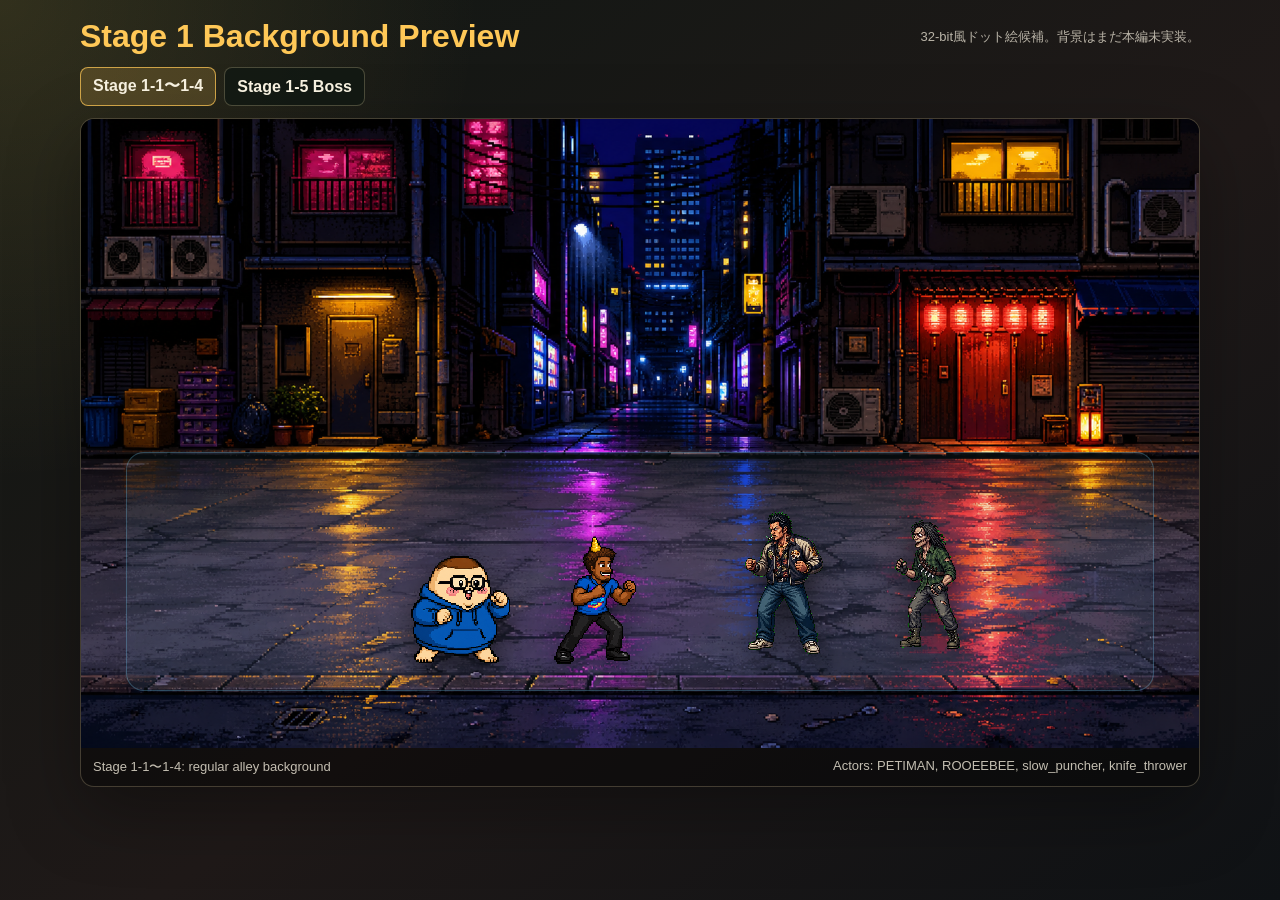
<file: stage-1-1-bg-preview.html>
<!doctype html>
<html lang="ja">
  <head>
    <meta charset="utf-8" />
    <meta name="viewport" content="width=device-width, initial-scale=1" />
    <title>Stage 1 Background Preview</title>
    <style>
      :root {
        color: #f6f0df;
        background: #111411;
        font-family: "Trebuchet MS", "Hiragino Sans", "Yu Gothic", sans-serif;
      }

      * {
        box-sizing: border-box;
      }

      body {
        min-height: 100svh;
        margin: 0;
        padding: 18px;
        background:
          radial-gradient(circle at top left, rgba(255, 200, 87, 0.14), transparent 30rem),
          linear-gradient(145deg, #101713, #1f1918 56%, #0f1215);
      }

      main {
        width: min(100%, 1120px);
        margin: 0 auto;
      }

      .toolbar {
        display: flex;
        align-items: center;
        justify-content: space-between;
        gap: 12px;
        margin-bottom: 12px;
      }

      h1 {
        margin: 0;
        color: #ffc857;
        font-size: clamp(20px, 3vw, 32px);
      }

      .toolbar p {
        margin: 0;
        color: rgba(246, 240, 223, 0.72);
        font-size: 13px;
      }

      .variant-actions {
        display: flex;
        flex-wrap: wrap;
        gap: 8px;
        margin-bottom: 12px;
      }

      .variant-button {
        min-height: 36px;
        padding: 8px 12px;
        border: 1px solid rgba(255, 232, 180, 0.24);
        border-radius: 8px;
        background: rgba(18, 25, 19, 0.88);
        color: #f6f0df;
        font: inherit;
        font-weight: 900;
        cursor: pointer;
      }

      .variant-button.is-selected {
        border-color: rgba(255, 200, 87, 0.72);
        background: rgba(255, 200, 87, 0.18);
      }

      .stage-wrap {
        overflow: hidden;
        border: 1px solid rgba(255, 232, 180, 0.22);
        border-radius: 14px;
        background: rgba(0, 0, 0, 0.42);
        box-shadow: 0 24px 70px rgba(0, 0, 0, 0.34);
      }

      .stage {
        position: relative;
        width: 100%;
        aspect-ratio: 16 / 9;
        overflow: hidden;
      }

      .background {
        position: absolute;
        inset: 0;
        width: 100%;
        height: 100%;
        object-fit: cover;
      }

      .lane {
        position: absolute;
        left: 4%;
        right: 4%;
        bottom: 9%;
        height: 38%;
        border: 1px solid rgba(121, 215, 255, 0.26);
        border-radius: 18px;
        background: rgba(121, 215, 255, 0.05);
        pointer-events: none;
      }

      .actor {
        position: absolute;
        bottom: 13%;
        height: var(--actor-h);
        transform: translateX(-50%);
        image-rendering: pixelated;
        filter: drop-shadow(0 12px 14px rgba(0, 0, 0, 0.58));
      }

      .petiman {
        left: 34%;
        --actor-h: 18%;
      }

      .rooeeebee {
        left: 46%;
        --actor-h: 21%;
      }

      .slow-puncher {
        left: 63%;
        --actor-h: 26%;
        transform: translateX(-50%) scaleX(-1);
      }

      .knife-thrower {
        left: 76%;
        --actor-h: 26%;
        transform: translateX(-50%) scaleX(-1);
      }

      .caption {
        display: flex;
        justify-content: space-between;
        gap: 12px;
        padding: 10px 12px;
        color: rgba(246, 240, 223, 0.78);
        font-size: 13px;
      }

      @media (max-width: 720px) {
        body {
          padding: 10px;
        }

        .toolbar,
        .caption {
          display: grid;
        }
      }
    </style>
  </head>
  <body>
    <main>
      <div class="toolbar">
        <h1>Stage 1 Background Preview</h1>
        <p>32-bit風ドット絵候補。背景はまだ本編未実装。</p>
      </div>

      <div class="variant-actions" aria-label="背景候補切り替え">
        <button class="variant-button is-selected" type="button" data-bg="stage11">Stage 1-1〜1-4</button>
        <button class="variant-button" type="button" data-bg="stage15">Stage 1-5 Boss</button>
      </div>

      <section class="stage-wrap">
        <div class="stage">
          <img id="backgroundImage" class="background" src="assets/maps/stage-1-1/kabukicho-back-alley-bg-32bit.png" alt="Stage 1-1 32-bit background candidate" />
          <div class="lane" aria-hidden="true"></div>
          <img class="actor petiman" src="assets/sprites/player/petiman-idle.png" alt="PETIMAN" />
          <img class="actor rooeeebee" src="assets/sprites/player/rooeeebee-idle.png" alt="ROOEEBEE" />
          <img class="actor slow-puncher" src="assets/sprites/enemy/general/slow_puncher_idle.png" alt="slow puncher" />
          <img class="actor knife-thrower" src="assets/sprites/enemy/general/knife_thrower_idle.png" alt="knife thrower" />
        </div>
        <div class="caption">
          <span id="backgroundLabel">Stage 1-1〜1-4: regular alley background</span>
          <span>Actors: PETIMAN, ROOEEBEE, slow_puncher, knife_thrower</span>
        </div>
      </section>
    </main>
    <script>
      const backgrounds = {
        stage11: {
          src: "assets/maps/stage-1-1/kabukicho-back-alley-bg-32bit.png",
          alt: "Stage 1-1 32-bit background candidate",
          label: "Stage 1-1〜1-4: regular alley background",
        },
        stage15: {
          src: "assets/maps/stage-1-1/kabukicho-back-alley-boss-plaza-32bit.png",
          alt: "Stage 1-5 32-bit boss plaza background candidate",
          label: "Stage 1-5: boss plaza with right-side exit",
        },
      };
      const backgroundImage = document.querySelector("#backgroundImage");
      const backgroundLabel = document.querySelector("#backgroundLabel");
      document.querySelectorAll("[data-bg]").forEach((button) => {
        button.addEventListener("click", () => {
          const background = backgrounds[button.dataset.bg];
          backgroundImage.src = background.src;
          backgroundImage.alt = background.alt;
          backgroundLabel.textContent = background.label;
          document.querySelectorAll("[data-bg]").forEach((otherButton) => {
            otherButton.classList.toggle("is-selected", otherButton === button);
          });
        });
      });
    </script>
  </body>
</html>
</file>
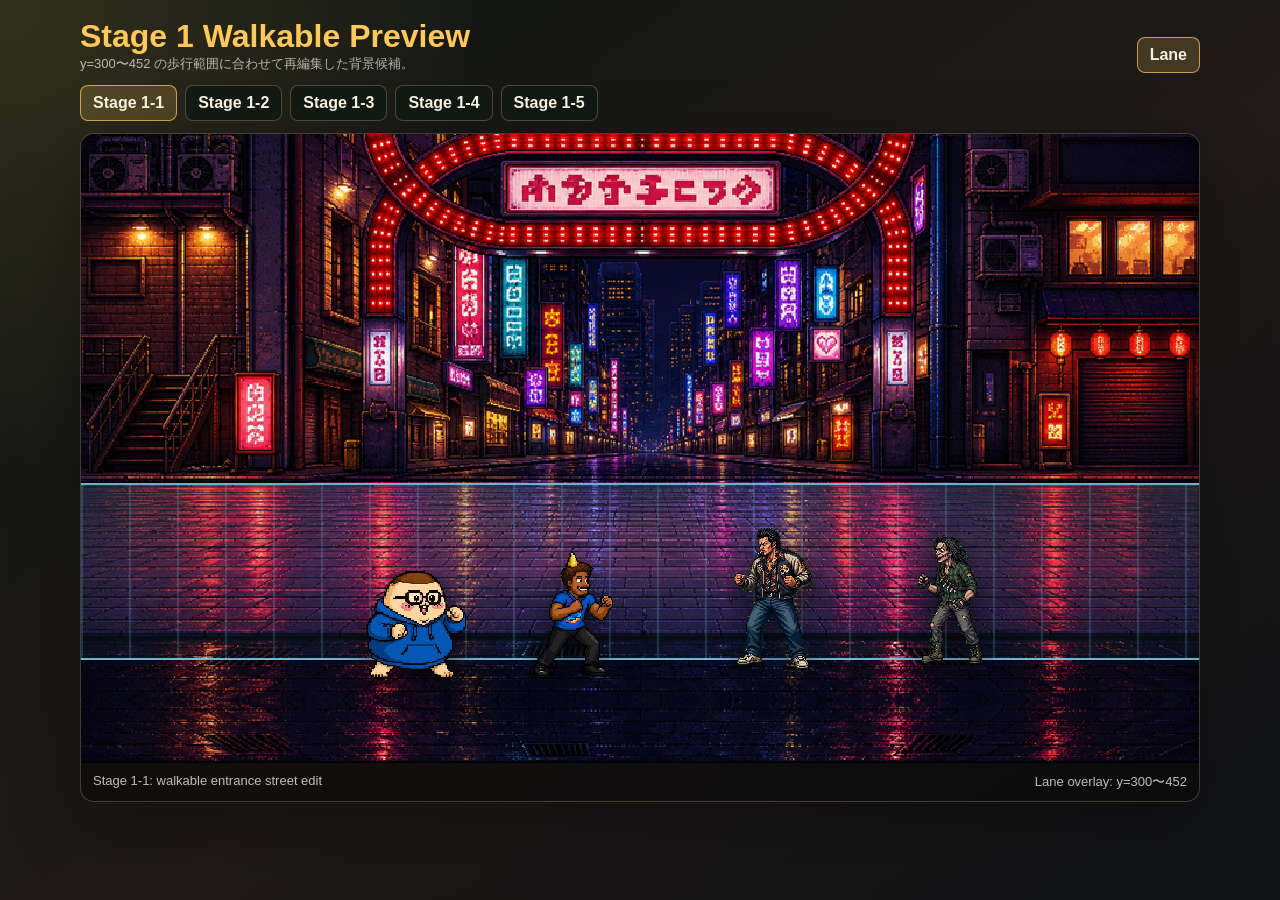
<file: stage-1-walkable-preview.html>
<!doctype html>
<html lang="ja">
  <head>
    <meta charset="utf-8" />
    <meta name="viewport" content="width=device-width, initial-scale=1" />
    <link rel="icon" href="data:," />
    <title>Stage 1 Walkable Background Preview</title>
    <style>
      :root {
        color: #f6f0df;
        background: #111411;
        font-family: "Trebuchet MS", "Hiragino Sans", "Yu Gothic", sans-serif;
      }

      * {
        box-sizing: border-box;
      }

      body {
        min-height: 100svh;
        margin: 0;
        padding: 18px;
        background:
          radial-gradient(circle at top left, rgba(255, 200, 87, 0.14), transparent 30rem),
          linear-gradient(145deg, #101713, #1f1918 56%, #0f1215);
      }

      main {
        width: min(100%, 1120px);
        margin: 0 auto;
      }

      .toolbar {
        display: flex;
        align-items: end;
        justify-content: space-between;
        gap: 12px;
        margin-bottom: 12px;
      }

      h1 {
        margin: 0;
        color: #ffc857;
        font-size: clamp(20px, 3vw, 32px);
      }

      .toolbar p {
        margin: 0;
        color: rgba(246, 240, 223, 0.72);
        font-size: 13px;
      }

      .variant-actions {
        display: flex;
        flex-wrap: wrap;
        gap: 8px;
        margin-bottom: 12px;
      }

      .variant-button,
      .toggle-button {
        min-height: 36px;
        padding: 8px 12px;
        border: 1px solid rgba(255, 232, 180, 0.24);
        border-radius: 8px;
        background: rgba(18, 25, 19, 0.88);
        color: #f6f0df;
        font: inherit;
        font-weight: 900;
        cursor: pointer;
      }

      .variant-button.is-selected,
      .toggle-button.is-selected {
        border-color: rgba(255, 200, 87, 0.72);
        background: rgba(255, 200, 87, 0.18);
      }

      .stage-wrap {
        overflow: hidden;
        border: 1px solid rgba(255, 232, 180, 0.22);
        border-radius: 14px;
        background: rgba(0, 0, 0, 0.42);
        box-shadow: 0 24px 70px rgba(0, 0, 0, 0.34);
      }

      .stage {
        position: relative;
        width: 100%;
        aspect-ratio: 16 / 9;
        overflow: hidden;
      }

      .background {
        position: absolute;
        inset: 0;
        width: 100%;
        height: 100%;
        object-fit: cover;
        image-rendering: pixelated;
      }

      .lane {
        position: absolute;
        left: 0;
        right: 0;
        top: 55.56%;
        height: 28.15%;
        border-top: 2px solid rgba(121, 215, 255, 0.82);
        border-bottom: 2px solid rgba(121, 215, 255, 0.82);
        background:
          linear-gradient(rgba(121, 215, 255, 0.12), rgba(121, 215, 255, 0.04)),
          repeating-linear-gradient(90deg, rgba(121, 215, 255, 0.18) 0 2px, transparent 2px 48px);
        pointer-events: none;
      }

      body:not(.show-lane) .lane {
        display: none;
      }

      .actor {
        position: absolute;
        bottom: 13%;
        height: var(--actor-h);
        transform: translateX(-50%);
        image-rendering: pixelated;
        filter: drop-shadow(0 12px 14px rgba(0, 0, 0, 0.58));
      }

      .petiman {
        left: 30%;
        --actor-h: 18%;
      }

      .rooeeebee {
        left: 44%;
        --actor-h: 21%;
      }

      .slow-puncher {
        left: 62%;
        --actor-h: 26%;
        transform: translateX(-50%) scaleX(-1);
      }

      .knife-thrower {
        left: 78%;
        --actor-h: 26%;
        transform: translateX(-50%) scaleX(-1);
      }

      .caption {
        display: flex;
        justify-content: space-between;
        gap: 12px;
        padding: 10px 12px;
        color: rgba(246, 240, 223, 0.78);
        font-size: 13px;
      }

      @media (max-width: 720px) {
        body {
          padding: 10px;
        }

        .toolbar,
        .caption {
          display: grid;
        }
      }
    </style>
  </head>
  <body class="show-lane">
    <main>
      <div class="toolbar">
        <div>
          <h1>Stage 1 Walkable Preview</h1>
          <p>y=300〜452 の歩行範囲に合わせて再編集した背景候補。</p>
        </div>
        <button id="laneToggle" class="toggle-button is-selected" type="button">Lane</button>
      </div>

      <div class="variant-actions" aria-label="背景候補切り替え">
        <button class="variant-button is-selected" type="button" data-bg="stage11">Stage 1-1</button>
        <button class="variant-button" type="button" data-bg="stage12">Stage 1-2</button>
        <button class="variant-button" type="button" data-bg="stage13">Stage 1-3</button>
        <button class="variant-button" type="button" data-bg="stage14">Stage 1-4</button>
        <button class="variant-button" type="button" data-bg="stage15">Stage 1-5</button>
      </div>

      <section class="stage-wrap">
        <div class="stage">
          <img id="backgroundImage" class="background" src="assets/maps/stage-1-walkable/stage-1-1.png" alt="Stage 1-1 walkable background" />
          <div class="lane" aria-hidden="true"></div>
          <img class="actor petiman" src="assets/sprites/player/petiman-idle.png" alt="PETIMAN" />
          <img class="actor rooeeebee" src="assets/sprites/player/rooeeebee-idle.png" alt="ROOEEBEE" />
          <img class="actor slow-puncher" src="assets/sprites/enemy/general/slow_puncher_idle.png" alt="slow puncher" />
          <img class="actor knife-thrower" src="assets/sprites/enemy/general/knife_thrower_idle.png" alt="knife thrower" />
        </div>
        <div class="caption">
          <span id="backgroundLabel">Stage 1-1: walkable entrance street edit</span>
          <span>Lane overlay: y=300〜452</span>
        </div>
      </section>
    </main>
    <script>
      const backgrounds = {
        stage11: {
          src: "assets/maps/stage-1-walkable/stage-1-1.png",
          alt: "Stage 1-1 walkable background",
          label: "Stage 1-1: walkable entrance street edit",
        },
        stage12: {
          src: "assets/maps/stage-1-walkable/stage-1-2.png",
          alt: "Stage 1-2 walkable background",
          label: "Stage 1-2: walkable neon shopping street edit",
        },
        stage13: {
          src: "assets/maps/stage-1-walkable/stage-1-3.png",
          alt: "Stage 1-3 walkable background",
          label: "Stage 1-3: walkable storefront street edit",
        },
        stage14: {
          src: "assets/maps/stage-1-walkable/stage-1-4.png",
          alt: "Stage 1-4 walkable background",
          label: "Stage 1-4: walkable restaurant street edit",
        },
        stage15: {
          src: "assets/maps/stage-1-walkable/stage-1-5.png",
          alt: "Stage 1-5 walkable boss plaza background",
          label: "Stage 1-5: walkable boss plaza edit",
        },
      };

      const backgroundImage = document.querySelector("#backgroundImage");
      const backgroundLabel = document.querySelector("#backgroundLabel");
      const laneToggle = document.querySelector("#laneToggle");

      document.querySelectorAll("[data-bg]").forEach((button) => {
        button.addEventListener("click", () => {
          const background = backgrounds[button.dataset.bg];
          backgroundImage.src = background.src;
          backgroundImage.alt = background.alt;
          backgroundLabel.textContent = background.label;
          document.querySelectorAll("[data-bg]").forEach((otherButton) => {
            otherButton.classList.toggle("is-selected", otherButton === button);
          });
        });
      });

      laneToggle.addEventListener("click", () => {
        document.body.classList.toggle("show-lane");
        laneToggle.classList.toggle("is-selected", document.body.classList.contains("show-lane"));
      });
    </script>
  </body>
</html>
</file>
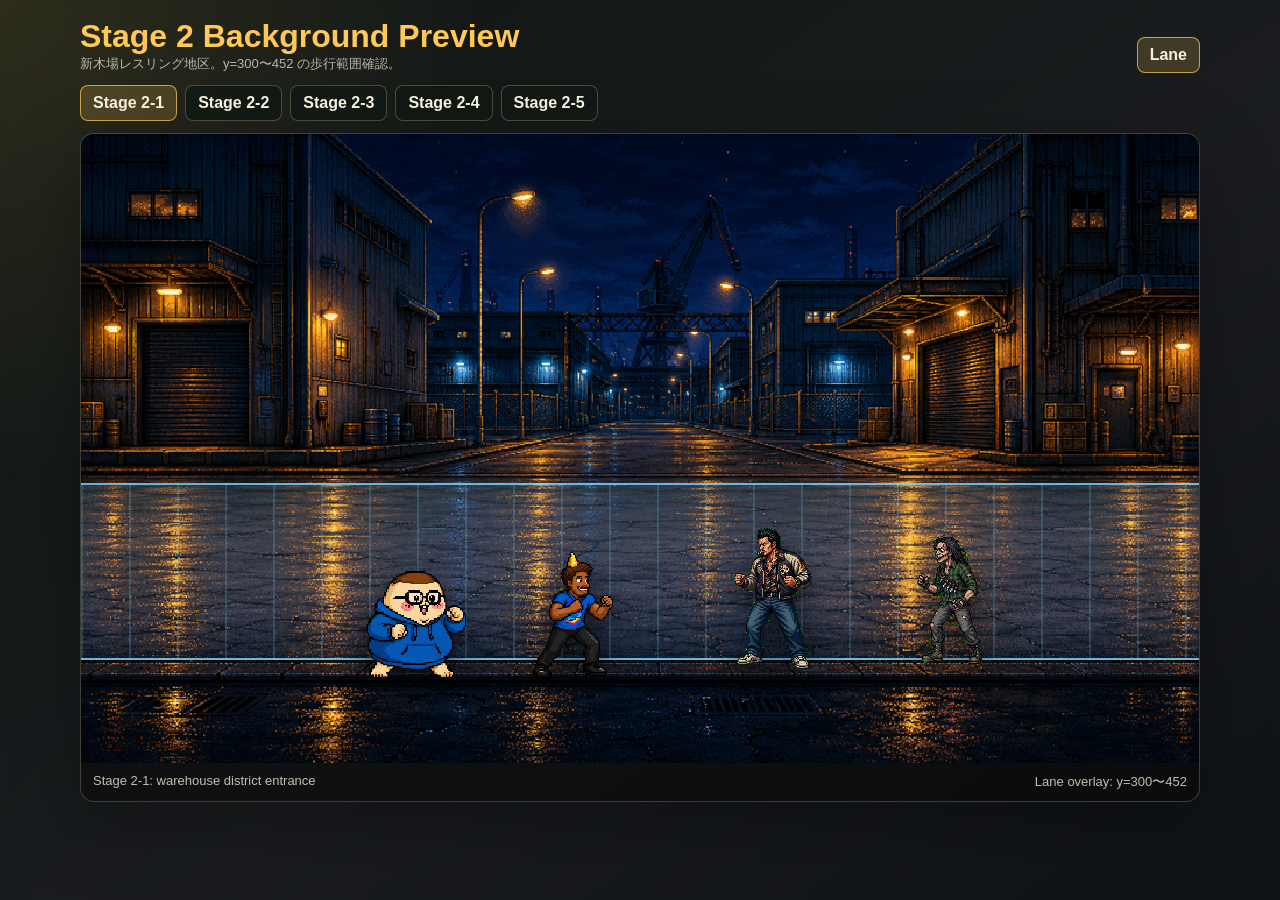
<file: stage-2-background-preview.html>
<!doctype html>
<html lang="ja">
  <head>
    <meta charset="utf-8" />
    <meta name="viewport" content="width=device-width, initial-scale=1" />
    <link rel="icon" href="data:," />
    <title>Stage 2 Background Preview</title>
    <style>
      :root {
        color: #f6f0df;
        background: #111411;
        font-family: "Trebuchet MS", "Hiragino Sans", "Yu Gothic", sans-serif;
      }

      * {
        box-sizing: border-box;
      }

      body {
        min-height: 100svh;
        margin: 0;
        padding: 18px;
        background:
          radial-gradient(circle at top left, rgba(255, 200, 87, 0.12), transparent 30rem),
          linear-gradient(145deg, #101713, #1a1c1f 56%, #0f1215);
      }

      main {
        width: min(100%, 1120px);
        margin: 0 auto;
      }

      .toolbar {
        display: flex;
        align-items: end;
        justify-content: space-between;
        gap: 12px;
        margin-bottom: 12px;
      }

      h1 {
        margin: 0;
        color: #ffc857;
        font-size: clamp(20px, 3vw, 32px);
      }

      .toolbar p {
        margin: 0;
        color: rgba(246, 240, 223, 0.72);
        font-size: 13px;
      }

      .variant-actions {
        display: flex;
        flex-wrap: wrap;
        gap: 8px;
        margin-bottom: 12px;
      }

      .variant-button,
      .toggle-button {
        min-height: 36px;
        padding: 8px 12px;
        border: 1px solid rgba(255, 232, 180, 0.24);
        border-radius: 8px;
        background: rgba(18, 25, 19, 0.88);
        color: #f6f0df;
        font: inherit;
        font-weight: 900;
        cursor: pointer;
      }

      .variant-button.is-selected,
      .toggle-button.is-selected {
        border-color: rgba(255, 200, 87, 0.72);
        background: rgba(255, 200, 87, 0.18);
      }

      .stage-wrap {
        overflow: hidden;
        border: 1px solid rgba(255, 232, 180, 0.22);
        border-radius: 14px;
        background: rgba(0, 0, 0, 0.42);
        box-shadow: 0 24px 70px rgba(0, 0, 0, 0.34);
      }

      .stage {
        position: relative;
        width: 100%;
        aspect-ratio: 16 / 9;
        overflow: hidden;
      }

      .background {
        position: absolute;
        inset: 0;
        width: 100%;
        height: 100%;
        object-fit: cover;
        image-rendering: pixelated;
      }

      .lane {
        position: absolute;
        left: 0;
        right: 0;
        top: 55.56%;
        height: 28.15%;
        border-top: 2px solid rgba(121, 215, 255, 0.82);
        border-bottom: 2px solid rgba(121, 215, 255, 0.82);
        background:
          linear-gradient(rgba(121, 215, 255, 0.12), rgba(121, 215, 255, 0.04)),
          repeating-linear-gradient(90deg, rgba(121, 215, 255, 0.18) 0 2px, transparent 2px 48px);
        pointer-events: none;
      }

      body:not(.show-lane) .lane {
        display: none;
      }

      .actor {
        position: absolute;
        bottom: 13%;
        height: var(--actor-h);
        transform: translateX(-50%);
        image-rendering: pixelated;
        filter: drop-shadow(0 12px 14px rgba(0, 0, 0, 0.58));
      }

      .petiman {
        left: 30%;
        --actor-h: 18%;
      }

      .rooeeebee {
        left: 44%;
        --actor-h: 21%;
      }

      .slow-puncher {
        left: 62%;
        --actor-h: 26%;
        transform: translateX(-50%) scaleX(-1);
      }

      .knife-thrower {
        left: 78%;
        --actor-h: 26%;
        transform: translateX(-50%) scaleX(-1);
      }

      .caption {
        display: flex;
        justify-content: space-between;
        gap: 12px;
        padding: 10px 12px;
        color: rgba(246, 240, 223, 0.78);
        font-size: 13px;
      }

      @media (max-width: 720px) {
        body {
          padding: 10px;
        }

        .toolbar,
        .caption {
          display: grid;
        }
      }
    </style>
  </head>
  <body class="show-lane">
    <main>
      <div class="toolbar">
        <div>
          <h1>Stage 2 Background Preview</h1>
          <p>新木場レスリング地区。y=300〜452 の歩行範囲確認。</p>
        </div>
        <button id="laneToggle" class="toggle-button is-selected" type="button">Lane</button>
      </div>

      <div class="variant-actions" aria-label="背景候補切り替え">
        <button class="variant-button is-selected" type="button" data-bg="stage21">Stage 2-1</button>
        <button class="variant-button" type="button" data-bg="stage22">Stage 2-2</button>
        <button class="variant-button" type="button" data-bg="stage23">Stage 2-3</button>
        <button class="variant-button" type="button" data-bg="stage24">Stage 2-4</button>
        <button class="variant-button" type="button" data-bg="stage25">Stage 2-5</button>
      </div>

      <section class="stage-wrap">
        <div class="stage">
          <img id="backgroundImage" class="background" src="assets/maps/stage-2/stage-2-1.png" alt="Stage 2-1 background" />
          <div class="lane" aria-hidden="true"></div>
          <img class="actor petiman" src="assets/sprites/player/petiman-idle.png" alt="PETIMAN" />
          <img class="actor rooeeebee" src="assets/sprites/player/rooeeebee-idle.png" alt="ROOEEBEE" />
          <img class="actor slow-puncher" src="assets/sprites/enemy/general/slow_puncher_idle.png" alt="slow puncher" />
          <img class="actor knife-thrower" src="assets/sprites/enemy/general/knife_thrower_idle.png" alt="knife thrower" />
        </div>
        <div class="caption">
          <span id="backgroundLabel">Stage 2-1: warehouse district entrance</span>
          <span>Lane overlay: y=300〜452</span>
        </div>
      </section>
    </main>
    <script>
      const backgrounds = {
        stage21: {
          src: "assets/maps/stage-2/stage-2-1.png",
          alt: "Stage 2-1 background",
          label: "Stage 2-1: warehouse district entrance",
        },
        stage22: {
          src: "assets/maps/stage-2/stage-2-2.png",
          alt: "Stage 2-2 background",
          label: "Stage 2-2: container yard",
        },
        stage23: {
          src: "assets/maps/stage-2/stage-2-3.png",
          alt: "Stage 2-3 background",
          label: "Stage 2-3: canal waterfront",
        },
        stage24: {
          src: "assets/maps/stage-2/stage-2-4.png",
          alt: "Stage 2-4 background",
          label: "Stage 2-4: venue approach road",
        },
        stage25: {
          src: "assets/maps/stage-2/stage-2-5.png",
          alt: "Stage 2-5 background",
          label: "Stage 2-5: wrestling venue front boss area",
        },
      };

      const backgroundImage = document.querySelector("#backgroundImage");
      const backgroundLabel = document.querySelector("#backgroundLabel");
      const laneToggle = document.querySelector("#laneToggle");

      document.querySelectorAll("[data-bg]").forEach((button) => {
        button.addEventListener("click", () => {
          const background = backgrounds[button.dataset.bg];
          backgroundImage.src = background.src;
          backgroundImage.alt = background.alt;
          backgroundLabel.textContent = background.label;
          document.querySelectorAll("[data-bg]").forEach((otherButton) => {
            otherButton.classList.toggle("is-selected", otherButton === button);
          });
        });
      });

      laneToggle.addEventListener("click", () => {
        document.body.classList.toggle("show-lane");
        laneToggle.classList.toggle("is-selected", document.body.classList.contains("show-lane"));
      });
    </script>
  </body>
</html>
</file>
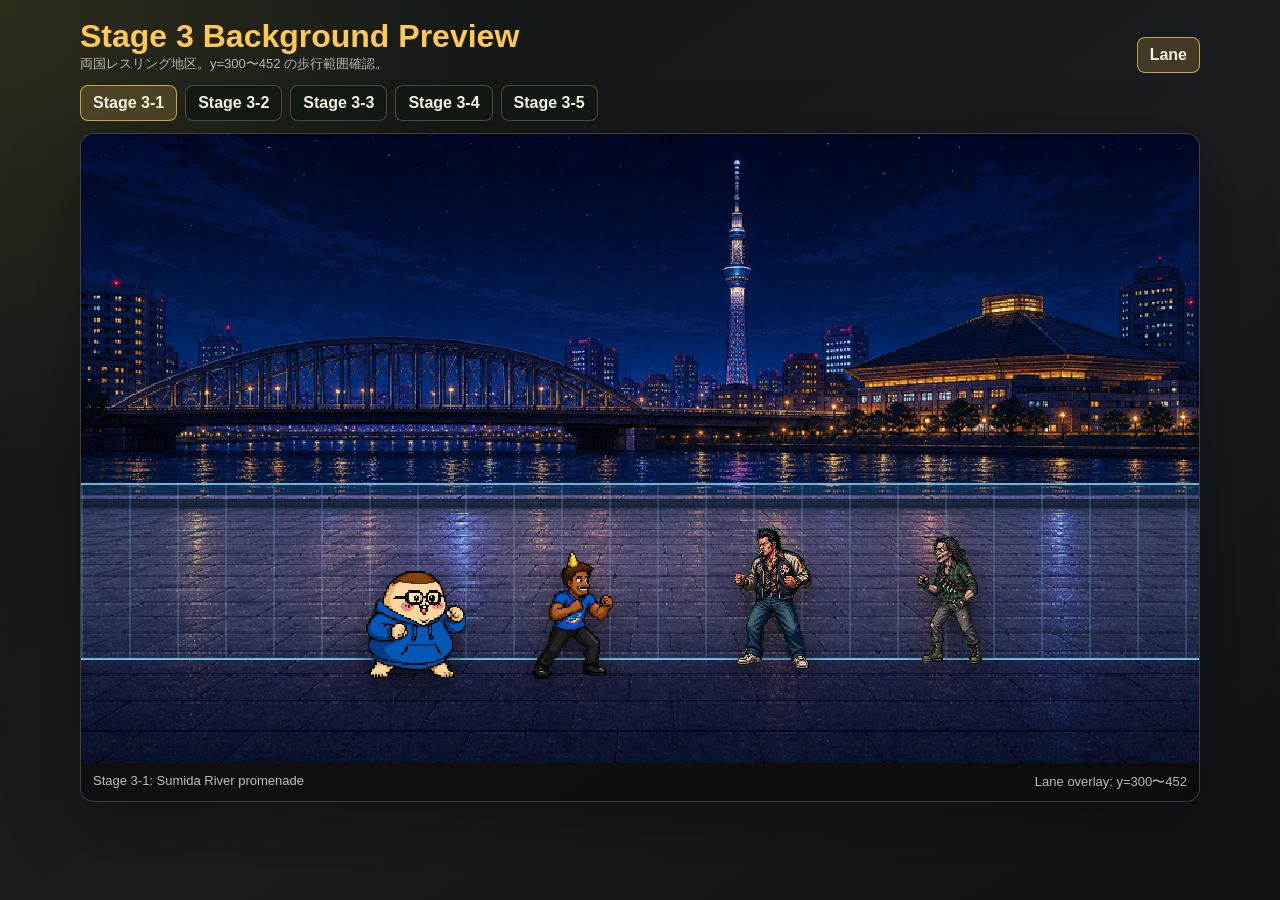
<file: stage-3-background-preview.html>
<!doctype html>
<html lang="ja">
  <head>
    <meta charset="utf-8" />
    <meta name="viewport" content="width=device-width, initial-scale=1" />
    <link rel="icon" href="data:," />
    <title>Stage 3 Background Preview</title>
    <style>
      :root {
        color: #f6f0df;
        background: #111411;
        font-family: "Trebuchet MS", "Hiragino Sans", "Yu Gothic", sans-serif;
      }

      * {
        box-sizing: border-box;
      }

      body {
        min-height: 100svh;
        margin: 0;
        padding: 18px;
        background:
          radial-gradient(circle at top left, rgba(255, 200, 87, 0.12), transparent 30rem),
          linear-gradient(145deg, #101713, #1a1c1f 56%, #0f1215);
      }

      main {
        width: min(100%, 1120px);
        margin: 0 auto;
      }

      .toolbar {
        display: flex;
        align-items: end;
        justify-content: space-between;
        gap: 12px;
        margin-bottom: 12px;
      }

      h1 {
        margin: 0;
        color: #ffc857;
        font-size: clamp(20px, 3vw, 32px);
      }

      .toolbar p {
        margin: 0;
        color: rgba(246, 240, 223, 0.72);
        font-size: 13px;
      }

      .variant-actions {
        display: flex;
        flex-wrap: wrap;
        gap: 8px;
        margin-bottom: 12px;
      }

      .variant-button,
      .toggle-button {
        min-height: 36px;
        padding: 8px 12px;
        border: 1px solid rgba(255, 232, 180, 0.24);
        border-radius: 8px;
        background: rgba(18, 25, 19, 0.88);
        color: #f6f0df;
        font: inherit;
        font-weight: 900;
        cursor: pointer;
      }

      .variant-button.is-selected,
      .toggle-button.is-selected {
        border-color: rgba(255, 200, 87, 0.72);
        background: rgba(255, 200, 87, 0.18);
      }

      .stage-wrap {
        overflow: hidden;
        border: 1px solid rgba(255, 232, 180, 0.22);
        border-radius: 14px;
        background: rgba(0, 0, 0, 0.42);
        box-shadow: 0 24px 70px rgba(0, 0, 0, 0.34);
      }

      .stage {
        position: relative;
        width: 100%;
        aspect-ratio: 16 / 9;
        overflow: hidden;
      }

      .background {
        position: absolute;
        inset: 0;
        width: 100%;
        height: 100%;
        object-fit: cover;
        image-rendering: pixelated;
      }

      .lane {
        position: absolute;
        left: 0;
        right: 0;
        top: 55.56%;
        height: 28.15%;
        border-top: 2px solid rgba(121, 215, 255, 0.82);
        border-bottom: 2px solid rgba(121, 215, 255, 0.82);
        background:
          linear-gradient(rgba(121, 215, 255, 0.12), rgba(121, 215, 255, 0.04)),
          repeating-linear-gradient(90deg, rgba(121, 215, 255, 0.18) 0 2px, transparent 2px 48px);
        pointer-events: none;
      }

      body:not(.show-lane) .lane {
        display: none;
      }

      .actor {
        position: absolute;
        bottom: 13%;
        height: var(--actor-h);
        transform: translateX(-50%);
        image-rendering: pixelated;
        filter: drop-shadow(0 12px 14px rgba(0, 0, 0, 0.58));
      }

      .petiman {
        left: 30%;
        --actor-h: 18%;
      }

      .rooeeebee {
        left: 44%;
        --actor-h: 21%;
      }

      .slow-puncher {
        left: 62%;
        --actor-h: 26%;
        transform: translateX(-50%) scaleX(-1);
      }

      .knife-thrower {
        left: 78%;
        --actor-h: 26%;
        transform: translateX(-50%) scaleX(-1);
      }

      .caption {
        display: flex;
        justify-content: space-between;
        gap: 12px;
        padding: 10px 12px;
        color: rgba(246, 240, 223, 0.78);
        font-size: 13px;
      }

      @media (max-width: 720px) {
        body {
          padding: 10px;
        }

        .toolbar,
        .caption {
          display: grid;
        }
      }
    </style>
  </head>
  <body class="show-lane">
    <main>
      <div class="toolbar">
        <div>
          <h1>Stage 3 Background Preview</h1>
          <p>両国レスリング地区。y=300〜452 の歩行範囲確認。</p>
        </div>
        <button id="laneToggle" class="toggle-button is-selected" type="button">Lane</button>
      </div>

      <div class="variant-actions" aria-label="背景候補切り替え">
        <button class="variant-button is-selected" type="button" data-bg="stage31">Stage 3-1</button>
        <button class="variant-button" type="button" data-bg="stage32">Stage 3-2</button>
        <button class="variant-button" type="button" data-bg="stage33">Stage 3-3</button>
        <button class="variant-button" type="button" data-bg="stage34">Stage 3-4</button>
        <button class="variant-button" type="button" data-bg="stage35">Stage 3-5</button>
      </div>

      <section class="stage-wrap">
        <div class="stage">
          <img id="backgroundImage" class="background" src="assets/maps/stage-3/stage-3-4.png" alt="Stage 3-1 background" />
          <div class="lane" aria-hidden="true"></div>
          <img class="actor petiman" src="assets/sprites/player/petiman-idle.png" alt="PETIMAN" />
          <img class="actor rooeeebee" src="assets/sprites/player/rooeeebee-idle.png" alt="ROOEEBEE" />
          <img class="actor slow-puncher" src="assets/sprites/enemy/general/slow_puncher_idle.png" alt="slow puncher" />
          <img class="actor knife-thrower" src="assets/sprites/enemy/general/knife_thrower_idle.png" alt="knife thrower" />
        </div>
        <div class="caption">
          <span id="backgroundLabel">Stage 3-1: Sumida River promenade</span>
          <span>Lane overlay: y=300〜452</span>
        </div>
      </section>
    </main>
    <script>
      const backgrounds = {
        stage31: {
          src: "assets/maps/stage-3/stage-3-4.png",
          alt: "Stage 3-1 background",
          label: "Stage 3-1: Sumida River promenade",
        },
        stage32: {
          src: "assets/maps/stage-3/stage-3-1.png",
          alt: "Stage 3-2 background",
          label: "Stage 3-2: Ryogoku station front",
        },
        stage33: {
          src: "assets/maps/stage-3/stage-3-3.png",
          alt: "Stage 3-3 background",
          label: "Stage 3-3: Edo-style shopping street",
        },
        stage34: {
          src: "assets/maps/stage-3/stage-3-2.png",
          alt: "Stage 3-4 background",
          label: "Stage 3-4: Kokugikan approach street",
        },
        stage35: {
          src: "assets/maps/stage-3/stage-3-5.png",
          alt: "Stage 3-5 background",
          label: "Stage 3-5: Ryogoku Kokugikan front boss area",
        },
      };

      const backgroundImage = document.querySelector("#backgroundImage");
      const backgroundLabel = document.querySelector("#backgroundLabel");
      const laneToggle = document.querySelector("#laneToggle");

      document.querySelectorAll("[data-bg]").forEach((button) => {
        button.addEventListener("click", () => {
          const background = backgrounds[button.dataset.bg];
          backgroundImage.src = background.src;
          backgroundImage.alt = background.alt;
          backgroundLabel.textContent = background.label;
          document.querySelectorAll("[data-bg]").forEach((otherButton) => {
            otherButton.classList.toggle("is-selected", otherButton === button);
          });
        });
      });

      laneToggle.addEventListener("click", () => {
        document.body.classList.toggle("show-lane");
        laneToggle.classList.toggle("is-selected", document.body.classList.contains("show-lane"));
      });
    </script>
  </body>
</html>
</file>
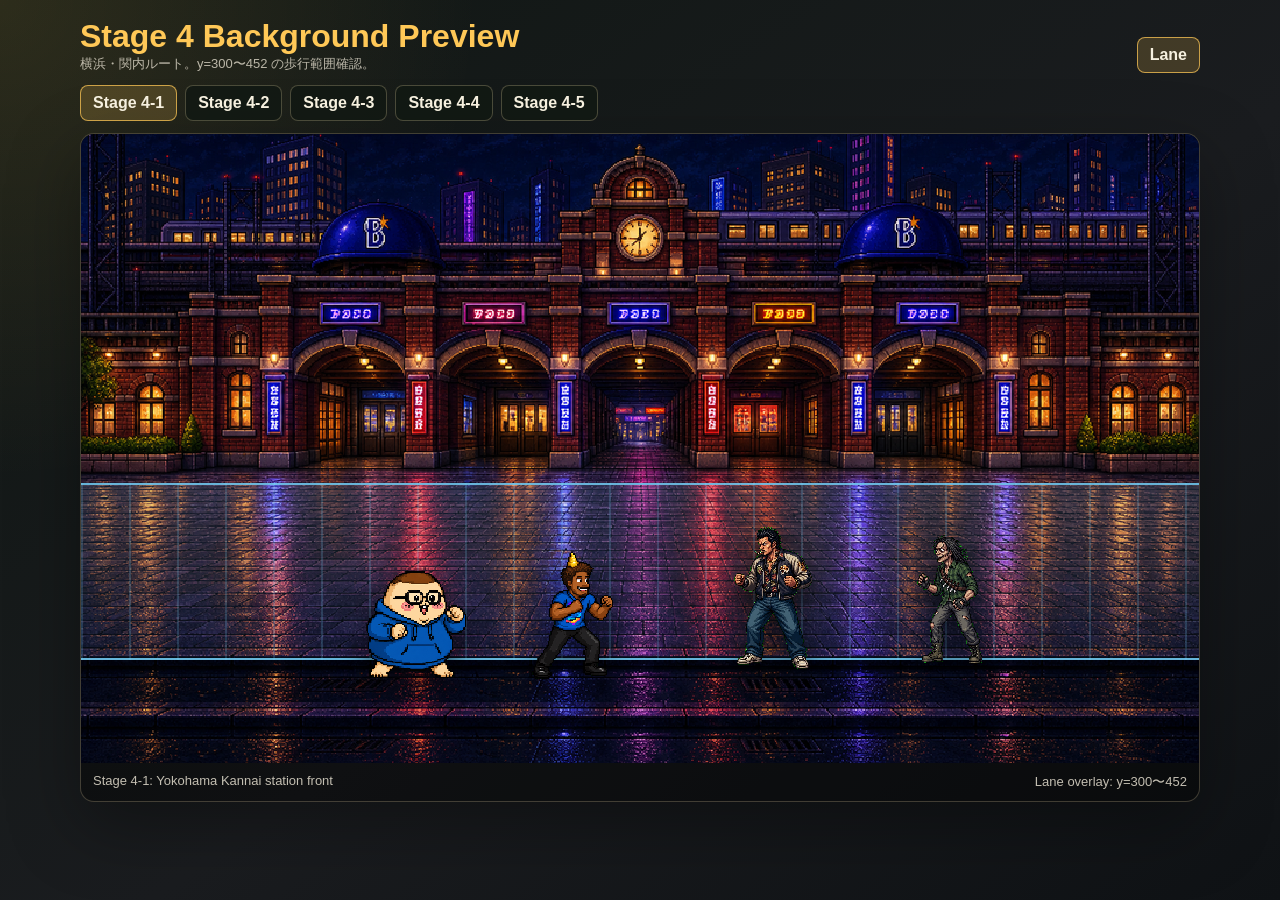
<file: stage-4-background-preview.html>
<!doctype html>
<html lang="ja">
  <head>
    <meta charset="utf-8" />
    <meta name="viewport" content="width=device-width, initial-scale=1" />
    <link rel="icon" href="data:," />
    <title>Stage 4 Background Preview</title>
    <style>
      :root {
        color: #f6f0df;
        background: #111411;
        font-family: "Trebuchet MS", "Hiragino Sans", "Yu Gothic", sans-serif;
      }

      * {
        box-sizing: border-box;
      }

      body {
        min-height: 100svh;
        margin: 0;
        padding: 18px;
        background:
          radial-gradient(circle at top left, rgba(255, 200, 87, 0.12), transparent 30rem),
          linear-gradient(145deg, #101713, #1a1c1f 56%, #0f1215);
      }

      main {
        width: min(100%, 1120px);
        margin: 0 auto;
      }

      .toolbar {
        display: flex;
        align-items: end;
        justify-content: space-between;
        gap: 12px;
        margin-bottom: 12px;
      }

      h1 {
        margin: 0;
        color: #ffc857;
        font-size: clamp(20px, 3vw, 32px);
      }

      .toolbar p {
        margin: 0;
        color: rgba(246, 240, 223, 0.72);
        font-size: 13px;
      }

      .variant-actions {
        display: flex;
        flex-wrap: wrap;
        gap: 8px;
        margin-bottom: 12px;
      }

      .variant-button,
      .toggle-button {
        min-height: 36px;
        padding: 8px 12px;
        border: 1px solid rgba(255, 232, 180, 0.24);
        border-radius: 8px;
        background: rgba(18, 25, 19, 0.88);
        color: #f6f0df;
        font: inherit;
        font-weight: 900;
        cursor: pointer;
      }

      .variant-button.is-selected,
      .toggle-button.is-selected {
        border-color: rgba(255, 200, 87, 0.72);
        background: rgba(255, 200, 87, 0.18);
      }

      .stage-wrap {
        overflow: hidden;
        border: 1px solid rgba(255, 232, 180, 0.22);
        border-radius: 14px;
        background: rgba(0, 0, 0, 0.42);
        box-shadow: 0 24px 70px rgba(0, 0, 0, 0.34);
      }

      .stage {
        position: relative;
        width: 100%;
        aspect-ratio: 16 / 9;
        overflow: hidden;
      }

      .background {
        position: absolute;
        inset: 0;
        width: 100%;
        height: 100%;
        object-fit: cover;
        image-rendering: pixelated;
      }

      .lane {
        position: absolute;
        left: 0;
        right: 0;
        top: 55.56%;
        height: 28.15%;
        border-top: 2px solid rgba(121, 215, 255, 0.82);
        border-bottom: 2px solid rgba(121, 215, 255, 0.82);
        background:
          linear-gradient(rgba(121, 215, 255, 0.12), rgba(121, 215, 255, 0.04)),
          repeating-linear-gradient(90deg, rgba(121, 215, 255, 0.18) 0 2px, transparent 2px 48px);
        pointer-events: none;
      }

      body:not(.show-lane) .lane {
        display: none;
      }

      .actor {
        position: absolute;
        bottom: 13%;
        height: var(--actor-h);
        transform: translateX(-50%);
        image-rendering: pixelated;
        filter: drop-shadow(0 12px 14px rgba(0, 0, 0, 0.58));
      }

      .petiman {
        left: 30%;
        --actor-h: 18%;
      }

      .rooeeebee {
        left: 44%;
        --actor-h: 21%;
      }

      .slow-puncher {
        left: 62%;
        --actor-h: 26%;
        transform: translateX(-50%) scaleX(-1);
      }

      .knife-thrower {
        left: 78%;
        --actor-h: 26%;
        transform: translateX(-50%) scaleX(-1);
      }

      .caption {
        display: flex;
        justify-content: space-between;
        gap: 12px;
        padding: 10px 12px;
        color: rgba(246, 240, 223, 0.78);
        font-size: 13px;
      }

      @media (max-width: 720px) {
        body {
          padding: 10px;
        }

        .toolbar,
        .caption {
          display: grid;
        }
      }
    </style>
  </head>
  <body class="show-lane">
    <main>
      <div class="toolbar">
        <div>
          <h1>Stage 4 Background Preview</h1>
          <p>横浜・関内ルート。y=300〜452 の歩行範囲確認。</p>
        </div>
        <button id="laneToggle" class="toggle-button is-selected" type="button">Lane</button>
      </div>

      <div class="variant-actions" aria-label="背景候補切り替え">
        <button class="variant-button is-selected" type="button" data-bg="stage41">Stage 4-1</button>
        <button class="variant-button" type="button" data-bg="stage42">Stage 4-2</button>
        <button class="variant-button" type="button" data-bg="stage43">Stage 4-3</button>
        <button class="variant-button" type="button" data-bg="stage44">Stage 4-4</button>
        <button class="variant-button" type="button" data-bg="stage45">Stage 4-5</button>
      </div>

      <section class="stage-wrap">
        <div class="stage">
          <img id="backgroundImage" class="background" src="assets/maps/stage-4/stage-4-1.png" alt="Stage 4-1 background" />
          <div class="lane" aria-hidden="true"></div>
          <img class="actor petiman" src="assets/sprites/player/petiman-idle.png" alt="PETIMAN" />
          <img class="actor rooeeebee" src="assets/sprites/player/rooeeebee-idle.png" alt="ROOEEBEE" />
          <img class="actor slow-puncher" src="assets/sprites/enemy/general/slow_puncher_idle.png" alt="slow puncher" />
          <img class="actor knife-thrower" src="assets/sprites/enemy/general/knife_thrower_idle.png" alt="knife thrower" />
        </div>
        <div class="caption">
          <span id="backgroundLabel">Stage 4-1: Yokohama Kannai station front</span>
          <span>Lane overlay: y=300〜452</span>
        </div>
      </section>
    </main>
    <script>
      const backgrounds = {
        stage41: {
          src: "assets/maps/stage-4/stage-4-1.png",
          alt: "Stage 4-1 background",
          label: "Stage 4-1: Yokohama Kannai station front",
        },
        stage42: {
          src: "assets/maps/stage-4/stage-4-2.png",
          alt: "Stage 4-2 background",
          label: "Stage 4-2: Yokohama Stadium front",
        },
        stage43: {
          src: "assets/maps/stage-4/stage-4-3.png",
          alt: "Stage 4-3 background",
          label: "Stage 4-3: Odori Park stone plaza",
        },
        stage44: {
          src: "assets/maps/stage-4/stage-4-4.png",
          alt: "Stage 4-4 background",
          label: "Stage 4-4: Odori Park stone plaza second route",
        },
        stage45: {
          src: "assets/maps/stage-4/stage-4-5.png",
          alt: "Stage 4-5 background",
          label: "Stage 4-5: Yokohama Budokan-style boss area",
        },
      };

      const backgroundImage = document.querySelector("#backgroundImage");
      const backgroundLabel = document.querySelector("#backgroundLabel");
      const laneToggle = document.querySelector("#laneToggle");

      document.querySelectorAll("[data-bg]").forEach((button) => {
        button.addEventListener("click", () => {
          const background = backgrounds[button.dataset.bg];
          backgroundImage.src = background.src;
          backgroundImage.alt = background.alt;
          backgroundLabel.textContent = background.label;
          document.querySelectorAll("[data-bg]").forEach((otherButton) => {
            otherButton.classList.toggle("is-selected", otherButton === button);
          });
        });
      });

      laneToggle.addEventListener("click", () => {
        document.body.classList.toggle("show-lane");
        laneToggle.classList.toggle("is-selected", document.body.classList.contains("show-lane"));
      });
    </script>
  </body>
</html>
</file>
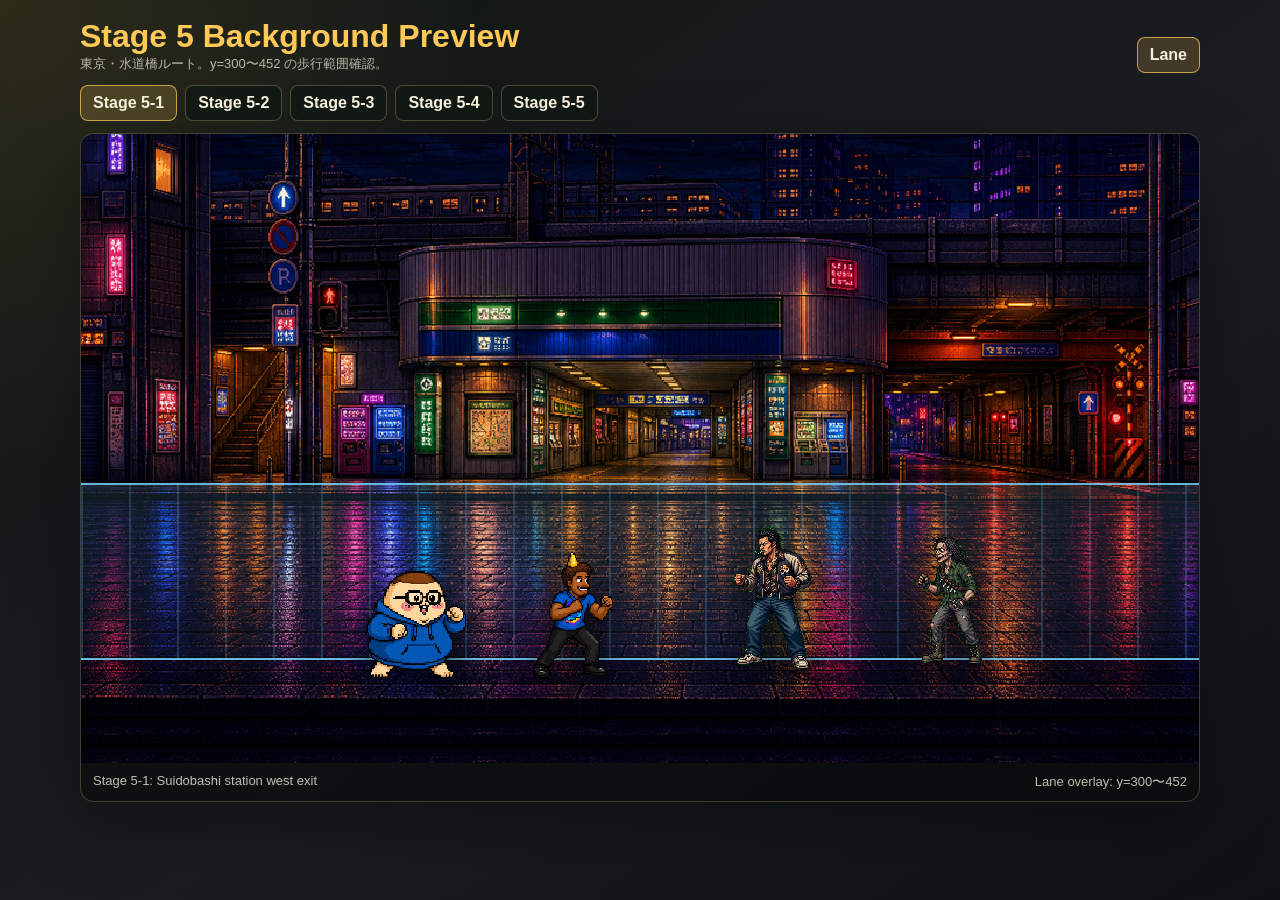
<file: stage-5-background-preview.html>
<!doctype html>
<html lang="ja">
  <head>
    <meta charset="utf-8" />
    <meta name="viewport" content="width=device-width, initial-scale=1" />
    <link rel="icon" href="data:," />
    <title>Stage 5 Background Preview</title>
    <style>
      :root {
        color: #f6f0df;
        background: #111411;
        font-family: "Trebuchet MS", "Hiragino Sans", "Yu Gothic", sans-serif;
      }

      * {
        box-sizing: border-box;
      }

      body {
        min-height: 100svh;
        margin: 0;
        padding: 18px;
        background:
          radial-gradient(circle at top left, rgba(255, 200, 87, 0.12), transparent 30rem),
          linear-gradient(145deg, #101713, #1a1c1f 56%, #0f1215);
      }

      main {
        width: min(100%, 1120px);
        margin: 0 auto;
      }

      .toolbar {
        display: flex;
        align-items: end;
        justify-content: space-between;
        gap: 12px;
        margin-bottom: 12px;
      }

      h1 {
        margin: 0;
        color: #ffc857;
        font-size: clamp(20px, 3vw, 32px);
      }

      .toolbar p {
        margin: 0;
        color: rgba(246, 240, 223, 0.72);
        font-size: 13px;
      }

      .variant-actions {
        display: flex;
        flex-wrap: wrap;
        gap: 8px;
        margin-bottom: 12px;
      }

      .variant-button,
      .toggle-button {
        min-height: 36px;
        padding: 8px 12px;
        border: 1px solid rgba(255, 232, 180, 0.24);
        border-radius: 8px;
        background: rgba(18, 25, 19, 0.88);
        color: #f6f0df;
        font: inherit;
        font-weight: 900;
        cursor: pointer;
      }

      .variant-button.is-selected,
      .toggle-button.is-selected {
        border-color: rgba(255, 200, 87, 0.72);
        background: rgba(255, 200, 87, 0.18);
      }

      .stage-wrap {
        overflow: hidden;
        border: 1px solid rgba(255, 232, 180, 0.22);
        border-radius: 14px;
        background: rgba(0, 0, 0, 0.42);
        box-shadow: 0 24px 70px rgba(0, 0, 0, 0.34);
      }

      .stage {
        position: relative;
        width: 100%;
        aspect-ratio: 16 / 9;
        overflow: hidden;
      }

      .background {
        position: absolute;
        inset: 0;
        width: 100%;
        height: 100%;
        object-fit: cover;
        image-rendering: pixelated;
      }

      .lane {
        position: absolute;
        left: 0;
        right: 0;
        top: 55.56%;
        height: 28.15%;
        border-top: 2px solid rgba(121, 215, 255, 0.82);
        border-bottom: 2px solid rgba(121, 215, 255, 0.82);
        background:
          linear-gradient(rgba(121, 215, 255, 0.12), rgba(121, 215, 255, 0.04)),
          repeating-linear-gradient(90deg, rgba(121, 215, 255, 0.18) 0 2px, transparent 2px 48px);
        pointer-events: none;
      }

      body:not(.show-lane) .lane {
        display: none;
      }

      .actor {
        position: absolute;
        bottom: 13%;
        height: var(--actor-h);
        transform: translateX(-50%);
        image-rendering: pixelated;
        filter: drop-shadow(0 12px 14px rgba(0, 0, 0, 0.58));
      }

      .petiman {
        left: 30%;
        --actor-h: 18%;
      }

      .rooeeebee {
        left: 44%;
        --actor-h: 21%;
      }

      .slow-puncher {
        left: 62%;
        --actor-h: 26%;
        transform: translateX(-50%) scaleX(-1);
      }

      .knife-thrower {
        left: 78%;
        --actor-h: 26%;
        transform: translateX(-50%) scaleX(-1);
      }

      .caption {
        display: flex;
        justify-content: space-between;
        gap: 12px;
        padding: 10px 12px;
        color: rgba(246, 240, 223, 0.78);
        font-size: 13px;
      }

      @media (max-width: 720px) {
        body {
          padding: 10px;
        }

        .toolbar,
        .caption {
          display: grid;
        }
      }
    </style>
  </head>
  <body class="show-lane">
    <main>
      <div class="toolbar">
        <div>
          <h1>Stage 5 Background Preview</h1>
          <p>東京・水道橋ルート。y=300〜452 の歩行範囲確認。</p>
        </div>
        <button id="laneToggle" class="toggle-button is-selected" type="button">Lane</button>
      </div>

      <div class="variant-actions" aria-label="背景候補切り替え">
        <button class="variant-button is-selected" type="button" data-bg="stage51">Stage 5-1</button>
        <button class="variant-button" type="button" data-bg="stage52">Stage 5-2</button>
        <button class="variant-button" type="button" data-bg="stage53">Stage 5-3</button>
        <button class="variant-button" type="button" data-bg="stage54">Stage 5-4</button>
        <button class="variant-button" type="button" data-bg="stage55">Stage 5-5</button>
      </div>

      <section class="stage-wrap">
        <div class="stage">
          <img id="backgroundImage" class="background" src="assets/maps/stage-5/stage-5-1.png" alt="Stage 5-1 background" />
          <div class="lane" aria-hidden="true"></div>
          <img class="actor petiman" src="assets/sprites/player/petiman-idle.png" alt="PETIMAN" />
          <img class="actor rooeeebee" src="assets/sprites/player/rooeeebee-idle.png" alt="ROOEEBEE" />
          <img class="actor slow-puncher" src="assets/sprites/enemy/general/slow_puncher_idle.png" alt="slow puncher" />
          <img class="actor knife-thrower" src="assets/sprites/enemy/general/knife_thrower_idle.png" alt="knife thrower" />
        </div>
        <div class="caption">
          <span id="backgroundLabel">Stage 5-1: Suidobashi station west exit</span>
          <span>Lane overlay: y=300〜452</span>
        </div>
      </section>
    </main>
    <script>
      const backgrounds = {
        stage51: {
          src: "assets/maps/stage-5/stage-5-1.png",
          alt: "Stage 5-1 background",
          label: "Stage 5-1: Suidobashi station west exit",
        },
        stage52: {
          src: "assets/maps/stage-5/stage-5-2.png",
          alt: "Stage 5-2 background",
          label: "Stage 5-2: Suidobashi canal bridge",
        },
        stage53: {
          src: "assets/maps/stage-5/stage-5-3.png",
          alt: "Stage 5-3 background",
          label: "Stage 5-3: Elevated city avenue",
        },
        stage54: {
          src: "assets/maps/stage-5/stage-5-4.png",
          alt: "Stage 5-4 background",
          label: "Stage 5-4: Korakuen passage entrance",
        },
        stage55: {
          src: "assets/maps/stage-5/stage-5-5.png",
          alt: "Stage 5-5 background",
          label: "Stage 5-5: Korakuen Hall-style boss entrance",
        },
      };

      const backgroundImage = document.querySelector("#backgroundImage");
      const backgroundLabel = document.querySelector("#backgroundLabel");
      const laneToggle = document.querySelector("#laneToggle");

      document.querySelectorAll("[data-bg]").forEach((button) => {
        button.addEventListener("click", () => {
          const background = backgrounds[button.dataset.bg];
          backgroundImage.src = background.src;
          backgroundImage.alt = background.alt;
          backgroundLabel.textContent = background.label;
          document.querySelectorAll("[data-bg]").forEach((otherButton) => {
            otherButton.classList.toggle("is-selected", otherButton === button);
          });
        });
      });

      laneToggle.addEventListener("click", () => {
        document.body.classList.toggle("show-lane");
        laneToggle.classList.toggle("is-selected", document.body.classList.contains("show-lane"));
      });
    </script>
  </body>
</html>
</file>
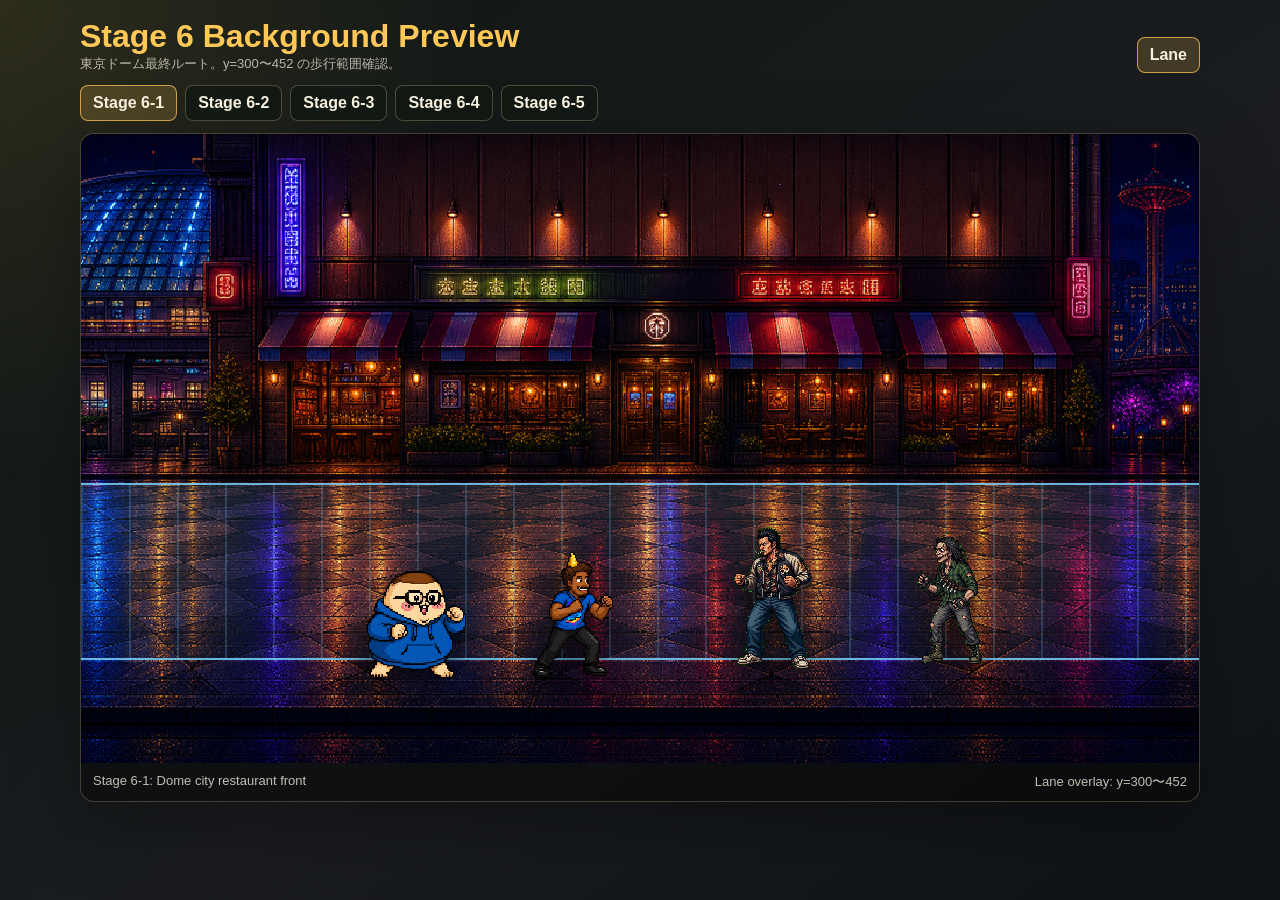
<file: stage-6-background-preview.html>
<!doctype html>
<html lang="ja">
  <head>
    <meta charset="utf-8" />
    <meta name="viewport" content="width=device-width, initial-scale=1" />
    <link rel="icon" href="data:," />
    <title>Stage 6 Background Preview</title>
    <style>
      :root {
        color: #f6f0df;
        background: #111411;
        font-family: "Trebuchet MS", "Hiragino Sans", "Yu Gothic", sans-serif;
      }

      * {
        box-sizing: border-box;
      }

      body {
        min-height: 100svh;
        margin: 0;
        padding: 18px;
        background:
          radial-gradient(circle at top left, rgba(255, 200, 87, 0.12), transparent 30rem),
          linear-gradient(145deg, #101713, #1a1c1f 56%, #0f1215);
      }

      main {
        width: min(100%, 1120px);
        margin: 0 auto;
      }

      .toolbar {
        display: flex;
        align-items: end;
        justify-content: space-between;
        gap: 12px;
        margin-bottom: 12px;
      }

      h1 {
        margin: 0;
        color: #ffc857;
        font-size: clamp(20px, 3vw, 32px);
      }

      .toolbar p {
        margin: 0;
        color: rgba(246, 240, 223, 0.72);
        font-size: 13px;
      }

      .variant-actions {
        display: flex;
        flex-wrap: wrap;
        gap: 8px;
        margin-bottom: 12px;
      }

      .variant-button,
      .toggle-button {
        min-height: 36px;
        padding: 8px 12px;
        border: 1px solid rgba(255, 232, 180, 0.24);
        border-radius: 8px;
        background: rgba(18, 25, 19, 0.88);
        color: #f6f0df;
        font: inherit;
        font-weight: 900;
        cursor: pointer;
      }

      .variant-button.is-selected,
      .toggle-button.is-selected {
        border-color: rgba(255, 200, 87, 0.72);
        background: rgba(255, 200, 87, 0.18);
      }

      .stage-wrap {
        overflow: hidden;
        border: 1px solid rgba(255, 232, 180, 0.22);
        border-radius: 14px;
        background: rgba(0, 0, 0, 0.42);
        box-shadow: 0 24px 70px rgba(0, 0, 0, 0.34);
      }

      .stage {
        position: relative;
        width: 100%;
        aspect-ratio: 16 / 9;
        overflow: hidden;
      }

      .background {
        position: absolute;
        inset: 0;
        width: 100%;
        height: 100%;
        object-fit: cover;
        image-rendering: pixelated;
      }

      .lane {
        position: absolute;
        left: 0;
        right: 0;
        top: 55.56%;
        height: 28.15%;
        border-top: 2px solid rgba(121, 215, 255, 0.82);
        border-bottom: 2px solid rgba(121, 215, 255, 0.82);
        background:
          linear-gradient(rgba(121, 215, 255, 0.12), rgba(121, 215, 255, 0.04)),
          repeating-linear-gradient(90deg, rgba(121, 215, 255, 0.18) 0 2px, transparent 2px 48px);
        pointer-events: none;
      }

      body:not(.show-lane) .lane {
        display: none;
      }

      .actor {
        position: absolute;
        bottom: 13%;
        height: var(--actor-h);
        transform: translateX(-50%);
        image-rendering: pixelated;
        filter: drop-shadow(0 12px 14px rgba(0, 0, 0, 0.58));
      }

      .petiman {
        left: 30%;
        --actor-h: 18%;
      }

      .rooeeebee {
        left: 44%;
        --actor-h: 21%;
      }

      .slow-puncher {
        left: 62%;
        --actor-h: 26%;
        transform: translateX(-50%) scaleX(-1);
      }

      .knife-thrower {
        left: 78%;
        --actor-h: 26%;
        transform: translateX(-50%) scaleX(-1);
      }

      .caption {
        display: flex;
        justify-content: space-between;
        gap: 12px;
        padding: 10px 12px;
        color: rgba(246, 240, 223, 0.78);
        font-size: 13px;
      }

      @media (max-width: 720px) {
        body {
          padding: 10px;
        }

        .toolbar,
        .caption {
          display: grid;
        }
      }
    </style>
  </head>
  <body class="show-lane">
    <main>
      <div class="toolbar">
        <div>
          <h1>Stage 6 Background Preview</h1>
          <p>東京ドーム最終ルート。y=300〜452 の歩行範囲確認。</p>
        </div>
        <button id="laneToggle" class="toggle-button is-selected" type="button">Lane</button>
      </div>

      <div class="variant-actions" aria-label="背景候補切り替え">
        <button class="variant-button is-selected" type="button" data-bg="stage61">Stage 6-1</button>
        <button class="variant-button" type="button" data-bg="stage62">Stage 6-2</button>
        <button class="variant-button" type="button" data-bg="stage63">Stage 6-3</button>
        <button class="variant-button" type="button" data-bg="stage64">Stage 6-4</button>
        <button class="variant-button" type="button" data-bg="stage65">Stage 6-5</button>
      </div>

      <section class="stage-wrap">
        <div class="stage">
          <img id="backgroundImage" class="background" src="assets/maps/stage-6/stage-6-1.png" alt="Stage 6-1 background" />
          <div class="lane" aria-hidden="true"></div>
          <img class="actor petiman" src="assets/sprites/player/petiman-idle.png" alt="PETIMAN" />
          <img class="actor rooeeebee" src="assets/sprites/player/rooeeebee-idle.png" alt="ROOEEBEE" />
          <img class="actor slow-puncher" src="assets/sprites/enemy/general/slow_puncher_idle.png" alt="slow puncher" />
          <img class="actor knife-thrower" src="assets/sprites/enemy/general/knife_thrower_idle.png" alt="knife thrower" />
        </div>
        <div class="caption">
          <span id="backgroundLabel">Stage 6-1: Dome city restaurant front</span>
          <span>Lane overlay: y=300〜452</span>
        </div>
      </section>
    </main>
    <script>
      const backgrounds = {
        stage61: {
          src: "assets/maps/stage-6/stage-6-1.png",
          alt: "Stage 6-1 background",
          label: "Stage 6-1: Dome city restaurant front",
        },
        stage62: {
          src: "assets/maps/stage-6/stage-6-2.png",
          alt: "Stage 6-2 background",
          label: "Stage 6-2: Dome concourse gate",
        },
        stage63: {
          src: "assets/maps/stage-6/stage-6-3.png",
          alt: "Stage 6-3 background",
          label: "Stage 6-3: Dome concourse stairs",
        },
        stage64: {
          src: "assets/maps/stage-6/stage-6-4.png",
          alt: "Stage 6-4 background",
          label: "Stage 6-4: Dome city plaza",
        },
        stage65: {
          src: "assets/maps/stage-6/stage-6-5.png",
          alt: "Stage 6-5 background",
          label: "Stage 6-5: Final dome boss plaza",
        },
      };

      const backgroundImage = document.querySelector("#backgroundImage");
      const backgroundLabel = document.querySelector("#backgroundLabel");
      const laneToggle = document.querySelector("#laneToggle");

      document.querySelectorAll("[data-bg]").forEach((button) => {
        button.addEventListener("click", () => {
          const background = backgrounds[button.dataset.bg];
          backgroundImage.src = background.src;
          backgroundImage.alt = background.alt;
          backgroundLabel.textContent = background.label;
          document.querySelectorAll("[data-bg]").forEach((otherButton) => {
            otherButton.classList.toggle("is-selected", otherButton === button);
          });
        });
      });

      laneToggle.addEventListener("click", () => {
        document.body.classList.toggle("show-lane");
        laneToggle.classList.toggle("is-selected", document.body.classList.contains("show-lane"));
      });
    </script>
  </body>
</html>
</file>
<file: style.css>
:root {
  --bg: #151713;
  --panel: rgba(18, 25, 19, 0.82);
  --panel-strong: rgba(10, 14, 11, 0.92);
  --text: #f6f0df;
  --muted: #b5aa90;
  --line: rgba(255, 232, 180, 0.18);
  --hp: #77df74;
  --hp-danger: #ff5b4a;
  --gold: #ffc857;
  --player: #79d7ff;
  --enemy: #ff8068;
}

* {
  box-sizing: border-box;
}

html,
body {
  width: 100%;
  min-height: 100%;
  margin: 0;
  background:
    radial-gradient(circle at top left, rgba(255, 200, 87, 0.16), transparent 34rem),
    linear-gradient(140deg, #101713 0%, #242114 52%, #111411 100%);
  color: var(--text);
  font-family: "Trebuchet MS", "Hiragino Sans", "Yu Gothic", sans-serif;
  overflow: hidden;
}

body {
  min-height: 100svh;
  touch-action: none;
  overscroll-behavior: none;
  -webkit-text-size-adjust: 100%;
  -webkit-touch-callout: none;
  -webkit-user-select: none;
  user-select: none;
}

.game-shell {
  display: grid;
  grid-template-rows: auto 1fr auto;
  gap: 10px;
  width: min(100vw, 1180px);
  height: 100svh;
  margin: 0 auto;
  padding: max(10px, env(safe-area-inset-top)) max(12px, env(safe-area-inset-right))
    max(10px, env(safe-area-inset-bottom)) max(12px, env(safe-area-inset-left));
}

.hud {
  display: flex;
  align-items: center;
  justify-content: space-between;
  gap: 12px;
  min-height: 54px;
  padding: 10px 14px;
  border: 1px solid var(--line);
  border-radius: 18px;
  background: var(--panel);
  box-shadow: 0 18px 50px rgba(0, 0, 0, 0.26);
  backdrop-filter: blur(12px);
}

.hud-bottom {
  min-height: 42px;
  color: var(--muted);
  font-size: clamp(11px, 1.7vw, 14px);
}

.hud-top {
  display: grid;
  grid-template-columns: minmax(0, 1fr) auto auto;
}

.hud-bottom p {
  margin: 0;
}

.player-card,
.score-card,
.special-card {
  display: flex;
  align-items: center;
  gap: 12px;
}

.player-card {
  min-width: 0;
}

.player-card > div {
  min-width: 0;
}

.score-card,
#hpText {
  white-space: nowrap;
}

.special-card {
  display: grid;
  grid-template-columns: minmax(0, 1fr) auto;
  width: clamp(118px, 17vw, 170px);
  gap: 5px 8px;
  padding: 0;
  border: 0;
  background: transparent;
  color: inherit;
  font: inherit;
  cursor: pointer;
}

.special-card .label {
  grid-column: 1 / -1;
}

.special-card.is-ready #specialText {
  color: var(--gold);
}

.special-card.is-ready .special-meter {
  border-color: rgba(255, 200, 87, 0.68);
  box-shadow: 0 0 18px rgba(255, 200, 87, 0.18);
}

.avatar {
  display: grid;
  place-items: center;
  width: 38px;
  height: 38px;
  border-radius: 12px;
  overflow: hidden;
  border: 1px solid rgba(121, 215, 255, 0.42);
  background: rgba(121, 215, 255, 0.16);
  color: #08222e;
  font-weight: 900;
}

.avatar img {
  width: 100%;
  height: 100%;
  object-fit: cover;
  object-position: 50% 18%;
  image-rendering: pixelated;
}

.player-meta {
  display: flex;
  align-items: baseline;
  gap: 20px;
  margin-bottom: 4px;
}

.label {
  margin: 0;
  color: var(--muted);
  font-size: 12px;
  line-height: 1;
  text-transform: uppercase;
  letter-spacing: 0.08em;
}

.life-text {
  color: var(--gold);
  font-size: 13px;
  line-height: 1;
  letter-spacing: 0.06em;
}

.meter {
  width: clamp(150px, 30vw, 300px);
  height: 13px;
  overflow: hidden;
  border: 1px solid rgba(255, 255, 255, 0.18);
  border-radius: 999px;
  background: rgba(255, 255, 255, 0.1);
}

.meter span {
  display: block;
  width: 100%;
  height: 100%;
  border-radius: inherit;
  background: linear-gradient(90deg, var(--hp), #d7ff77);
  transition: width 120ms linear, background-color 120ms linear;
}

.special-meter {
  display: block;
  width: 100%;
  height: 11px;
  overflow: hidden;
  border: 1px solid rgba(121, 215, 255, 0.32);
  border-radius: 999px;
  background: rgba(121, 215, 255, 0.1);
}

.special-meter span {
  display: block;
  width: 0;
  height: 100%;
  border-radius: inherit;
  background: linear-gradient(90deg, #79d7ff, #ffc857);
  transition: width 140ms linear;
}

#hpText,
#scoreText,
#specialText {
  font-size: clamp(16px, 2.5vw, 24px);
}

#scoreText {
  color: var(--gold);
}

#specialText {
  color: #79d7ff;
  min-width: 36px;
  text-align: right;
}

.playfield-wrap {
  position: relative;
  min-height: 0;
  overflow: hidden;
  border: 1px solid var(--line);
  border-radius: 24px;
  background: var(--panel-strong);
  box-shadow: inset 0 0 80px rgba(0, 0, 0, 0.36), 0 24px 70px rgba(0, 0, 0, 0.28);
}

#gameCanvas {
  display: block;
  width: 100%;
  height: 100%;
  touch-action: none;
  -webkit-user-select: none;
  -webkit-touch-callout: none;
  user-select: none;
  cursor: crosshair;
}

.touch-help {
  position: absolute;
  bottom: 14px;
  padding: 8px 12px;
  border: 1px solid rgba(255, 255, 255, 0.12);
  border-radius: 999px;
  background: rgba(0, 0, 0, 0.28);
  color: rgba(246, 240, 223, 0.68);
  font-size: clamp(10px, 1.8vw, 13px);
  pointer-events: none;
}

.touch-help.left {
  left: 14px;
}

.touch-help.right {
  right: 14px;
}

.message {
  position: absolute;
  top: 50%;
  left: 50%;
  min-width: min(70vw, 430px);
  padding: 18px 22px;
  border: 1px solid rgba(255, 200, 87, 0.28);
  border-radius: 20px;
  background: rgba(10, 14, 11, 0.84);
  color: var(--text);
  font-size: clamp(18px, 4vw, 34px);
  font-weight: 900;
  text-align: center;
  transform: translate(-50%, -50%) scale(0.96);
  opacity: 0;
  pointer-events: none;
  transition: opacity 160ms ease, transform 160ms ease;
}

.message.is-visible {
  opacity: 1;
  transform: translate(-50%, -50%) scale(1);
}

.title-overlay {
  position: absolute;
  inset: 0;
  z-index: 4;
  display: grid;
  place-items: center;
  padding: 22px;
  overflow-y: auto;
  background: linear-gradient(180deg, rgba(5, 8, 7, 0.72), rgba(5, 8, 7, 0.88));
  color: var(--text);
  text-align: center;
  -webkit-overflow-scrolling: touch;
}

.title-overlay[hidden] {
  display: none;
}

.title-panel {
  width: min(92vw, 620px);
}

.title-kicker {
  margin: 0 0 8px;
  color: var(--gold);
  font-size: 13px;
  font-weight: 900;
  letter-spacing: 0.14em;
  text-transform: uppercase;
}

.title-panel h1 {
  margin: 0 0 16px;
  color: #f6f0df;
  font-size: clamp(42px, 8vw, 82px);
  line-height: 0.92;
}

.title-notice {
  min-height: 20px;
  margin: 0 0 14px;
  color: var(--gold);
  font-size: 14px;
  font-weight: 900;
}

.title-notice:empty {
  display: none;
}

.character-actions {
  display: grid;
  grid-template-columns: repeat(2, minmax(0, 1fr));
  gap: 12px;
  margin-bottom: 14px;
}

.character-button {
  display: grid;
  grid-template-columns: 48px minmax(0, 1fr);
  align-items: center;
  gap: 10px;
  min-height: 66px;
  padding: 9px 10px;
  border: 1px solid rgba(255, 232, 180, 0.24);
  border-radius: 12px;
  background: rgba(18, 25, 19, 0.88);
  color: var(--text);
  font: inherit;
  font-weight: 900;
  text-align: left;
  cursor: pointer;
}

.character-button img {
  width: 48px;
  height: 48px;
  overflow: hidden;
  border-radius: 12px;
  object-fit: cover;
  object-position: 50% 18%;
  image-rendering: pixelated;
  background: rgba(121, 215, 255, 0.14);
}

.character-button span,
.character-button small {
  display: block;
}

.character-button span {
  font-size: clamp(17px, 2.7vw, 24px);
}

.character-button small {
  margin-top: 4px;
  color: var(--muted);
  font-size: 12px;
}

.character-button.is-selected {
  border-color: rgba(255, 200, 87, 0.72);
  background: rgba(255, 200, 87, 0.16);
}

.difficulty-actions {
  display: grid;
  grid-template-columns: repeat(3, minmax(0, 1fr));
  gap: 12px;
}

.difficulty-button {
  min-height: 76px;
  padding: 12px 10px;
  border: 1px solid rgba(255, 232, 180, 0.24);
  border-radius: 12px;
  background: rgba(18, 25, 19, 0.88);
  color: var(--text);
  font: inherit;
  font-weight: 900;
  cursor: pointer;
}

.difficulty-button span,
.difficulty-button small {
  display: block;
}

.difficulty-button span {
  font-size: clamp(18px, 3vw, 26px);
}

.difficulty-button small {
  margin-top: 5px;
  color: var(--muted);
  font-size: 12px;
}

.difficulty-button.is-selected {
  border-color: rgba(121, 215, 255, 0.72);
  background: rgba(121, 215, 255, 0.18);
}

.title-nav-actions {
  display: flex;
  justify-content: center;
  gap: 10px;
  margin-top: 14px;
}

.stage-select-panel[hidden] {
  display: none;
}

.stage-select-header {
  display: grid;
  gap: 4px;
  margin-bottom: 12px;
}

.stage-select-header strong {
  color: var(--gold);
  font-size: clamp(22px, 4vw, 34px);
  line-height: 1;
}

.stage-select-header small {
  color: var(--muted);
  font-size: 13px;
}

.debug-start-actions {
  display: grid;
  grid-template-columns: repeat(3, minmax(0, 1fr));
  gap: 10px;
  margin-top: 14px;
}

.start-button {
  min-height: 48px;
  padding: 10px 8px;
  border: 1px solid rgba(255, 232, 180, 0.22);
  border-radius: 10px;
  background: rgba(10, 14, 11, 0.78);
  color: var(--text);
  font: inherit;
  font-size: 14px;
  font-weight: 900;
  cursor: pointer;
}

.start-button.primary {
  border-color: rgba(255, 200, 87, 0.62);
  background: rgba(255, 200, 87, 0.18);
}

.start-button.is-complete {
  border-color: rgba(119, 223, 116, 0.62);
  background: rgba(119, 223, 116, 0.14);
}

.start-button.is-locked {
  color: rgba(246, 240, 223, 0.42);
  cursor: not-allowed;
  opacity: 0.68;
}

.start-button small {
  display: block;
  margin-top: 3px;
  color: var(--muted);
  font-size: 11px;
}

.continue-overlay {
  position: absolute;
  inset: 0;
  z-index: 3;
  display: grid;
  place-items: center;
  align-content: center;
  gap: 14px;
  background: rgba(5, 8, 7, 0.72);
  color: var(--text);
  text-align: center;
}

.continue-overlay[hidden] {
  display: none;
}

.continue-count {
  color: var(--gold);
  font-size: clamp(56px, 12vw, 112px);
  font-weight: 900;
  line-height: 0.9;
}

.continue-title {
  font-size: clamp(24px, 5vw, 46px);
  font-weight: 900;
}

.continue-actions {
  display: flex;
  gap: 14px;
}

.continue-actions button {
  min-width: 126px;
  padding: 12px 18px;
  border: 1px solid rgba(255, 232, 180, 0.28);
  border-radius: 12px;
  background: rgba(18, 25, 19, 0.92);
  color: var(--text);
  font: inherit;
  font-size: 16px;
  font-weight: 900;
}

.continue-actions button:first-child {
  background: rgba(121, 215, 255, 0.22);
  border-color: rgba(121, 215, 255, 0.55);
}

@media (orientation: portrait) {
  .game-shell::before {
    content: "スマホでは横向きにすると遊びやすいです";
    position: fixed;
    inset: 0;
    z-index: 5;
    display: grid;
    place-items: center;
    padding: 28px;
    background: rgba(8, 10, 8, 0.92);
    color: var(--text);
    font-size: 22px;
    text-align: center;
  }
}

@media (max-height: 520px) {
  .game-shell {
    gap: 6px;
    padding-top: 6px;
    padding-bottom: 6px;
  }

  .hud {
    min-height: 42px;
    padding: 6px 10px;
    border-radius: 14px;
  }

  .hud-bottom {
    display: none;
  }

  .avatar {
    width: 30px;
    height: 30px;
  }

  .title-panel h1 {
    margin-bottom: 14px;
  }

  .difficulty-actions {
    gap: 8px;
  }

  .difficulty-button {
    min-height: 58px;
    padding: 8px;
  }

  .debug-start-actions {
    grid-template-columns: repeat(6, minmax(0, 1fr));
    gap: 6px;
    margin-top: 8px;
  }

  .start-button {
    min-height: 40px;
    padding: 7px 5px;
    font-size: 12px;
  }
}

@media (orientation: landscape) and (max-height: 430px) {
  .title-overlay {
    align-items: start;
    padding: 8px 12px;
  }

  .title-panel {
    width: min(94vw, 620px);
  }

  .title-kicker {
    margin-bottom: 4px;
    font-size: 10px;
  }

  .title-panel h1 {
    margin-bottom: 8px;
    font-size: clamp(34px, 7vw, 54px);
  }

  .character-actions {
    gap: 8px;
    margin-bottom: 8px;
  }

  .character-button {
    grid-template-columns: 40px minmax(0, 1fr);
    min-height: 52px;
    gap: 8px;
    padding: 6px 8px;
  }

  .character-button img {
    width: 40px;
    height: 40px;
    border-radius: 10px;
  }

  .character-button span {
    font-size: clamp(15px, 2.4vw, 19px);
  }

  .character-button small {
    margin-top: 1px;
    font-size: 10px;
  }

  .difficulty-actions {
    gap: 8px;
  }

  .difficulty-button {
    min-height: 50px;
    padding: 6px 8px;
  }

  .difficulty-button span {
    font-size: clamp(16px, 2.7vw, 21px);
  }

  .difficulty-button small {
    margin-top: 1px;
    font-size: 10px;
  }

  .title-nav-actions {
    margin-top: 8px;
  }

  .start-button {
    min-height: 38px;
    padding: 6px 10px;
  }
}
</file>
